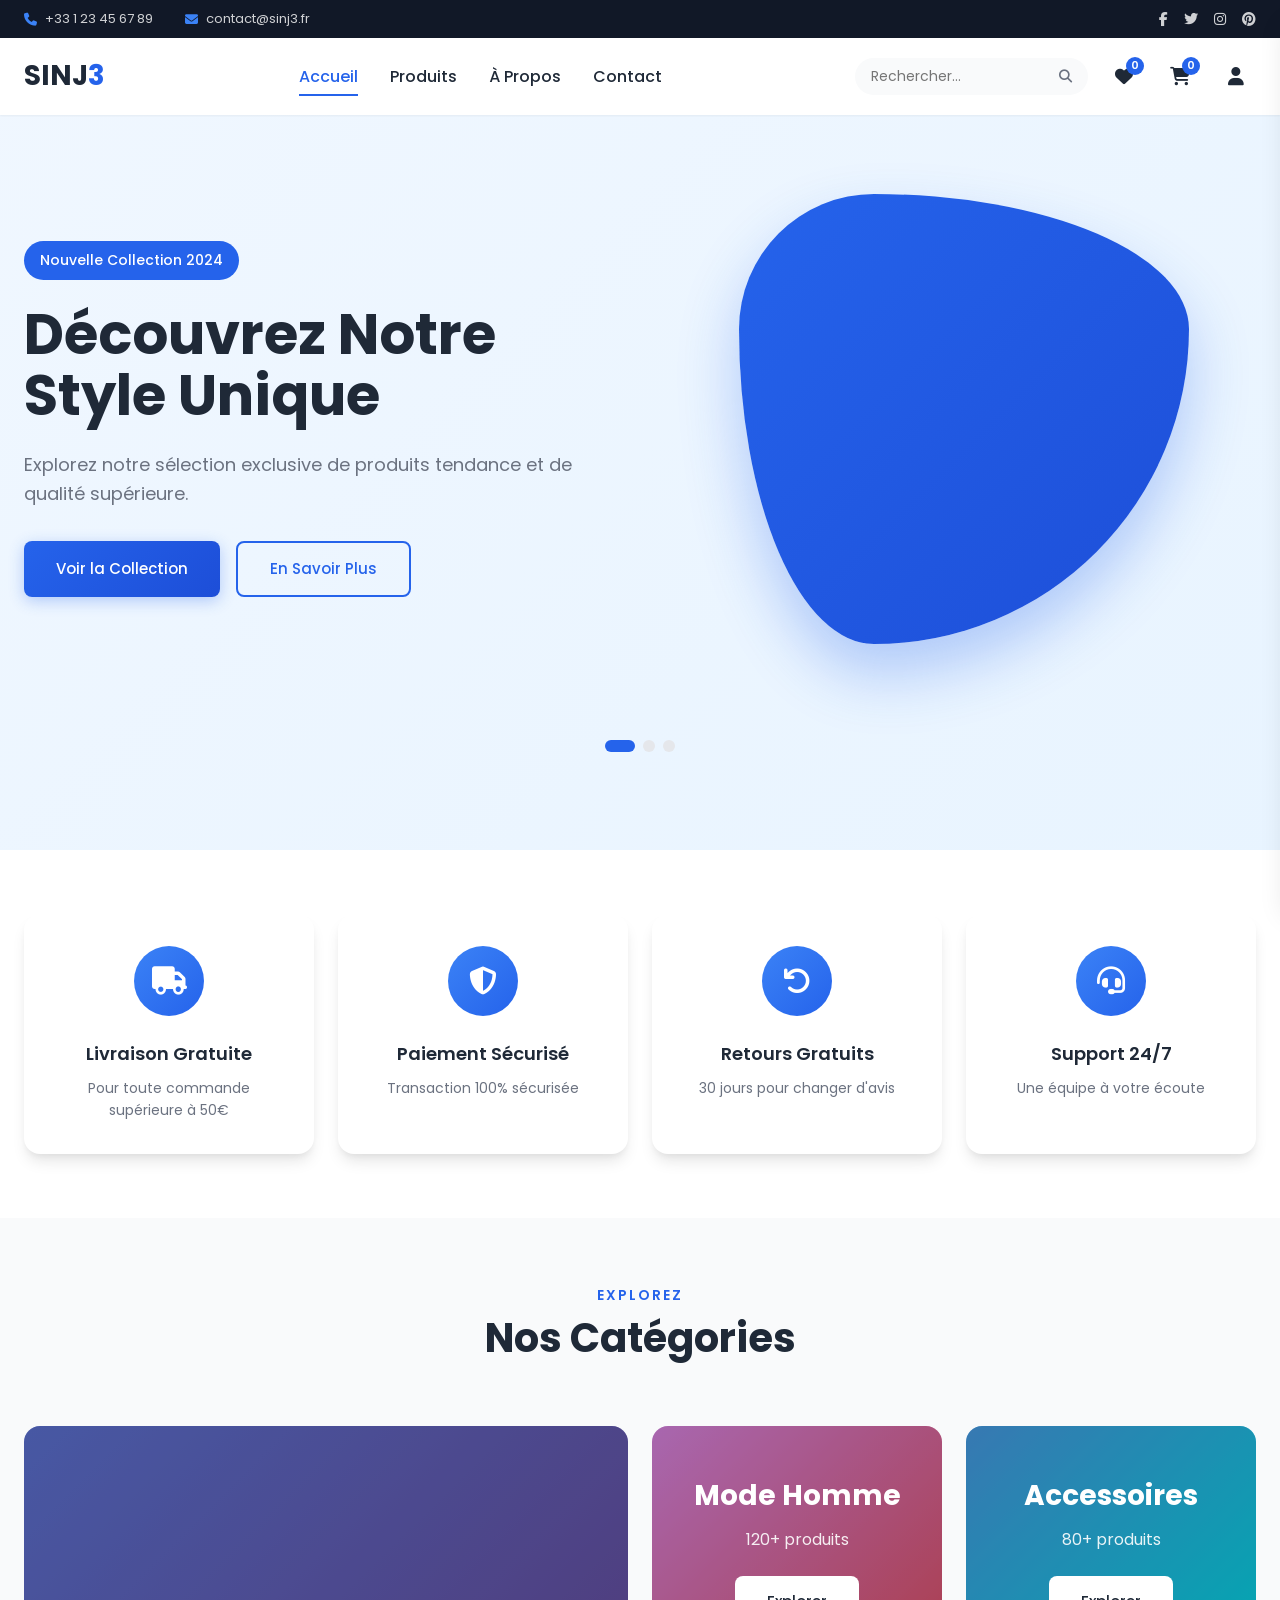
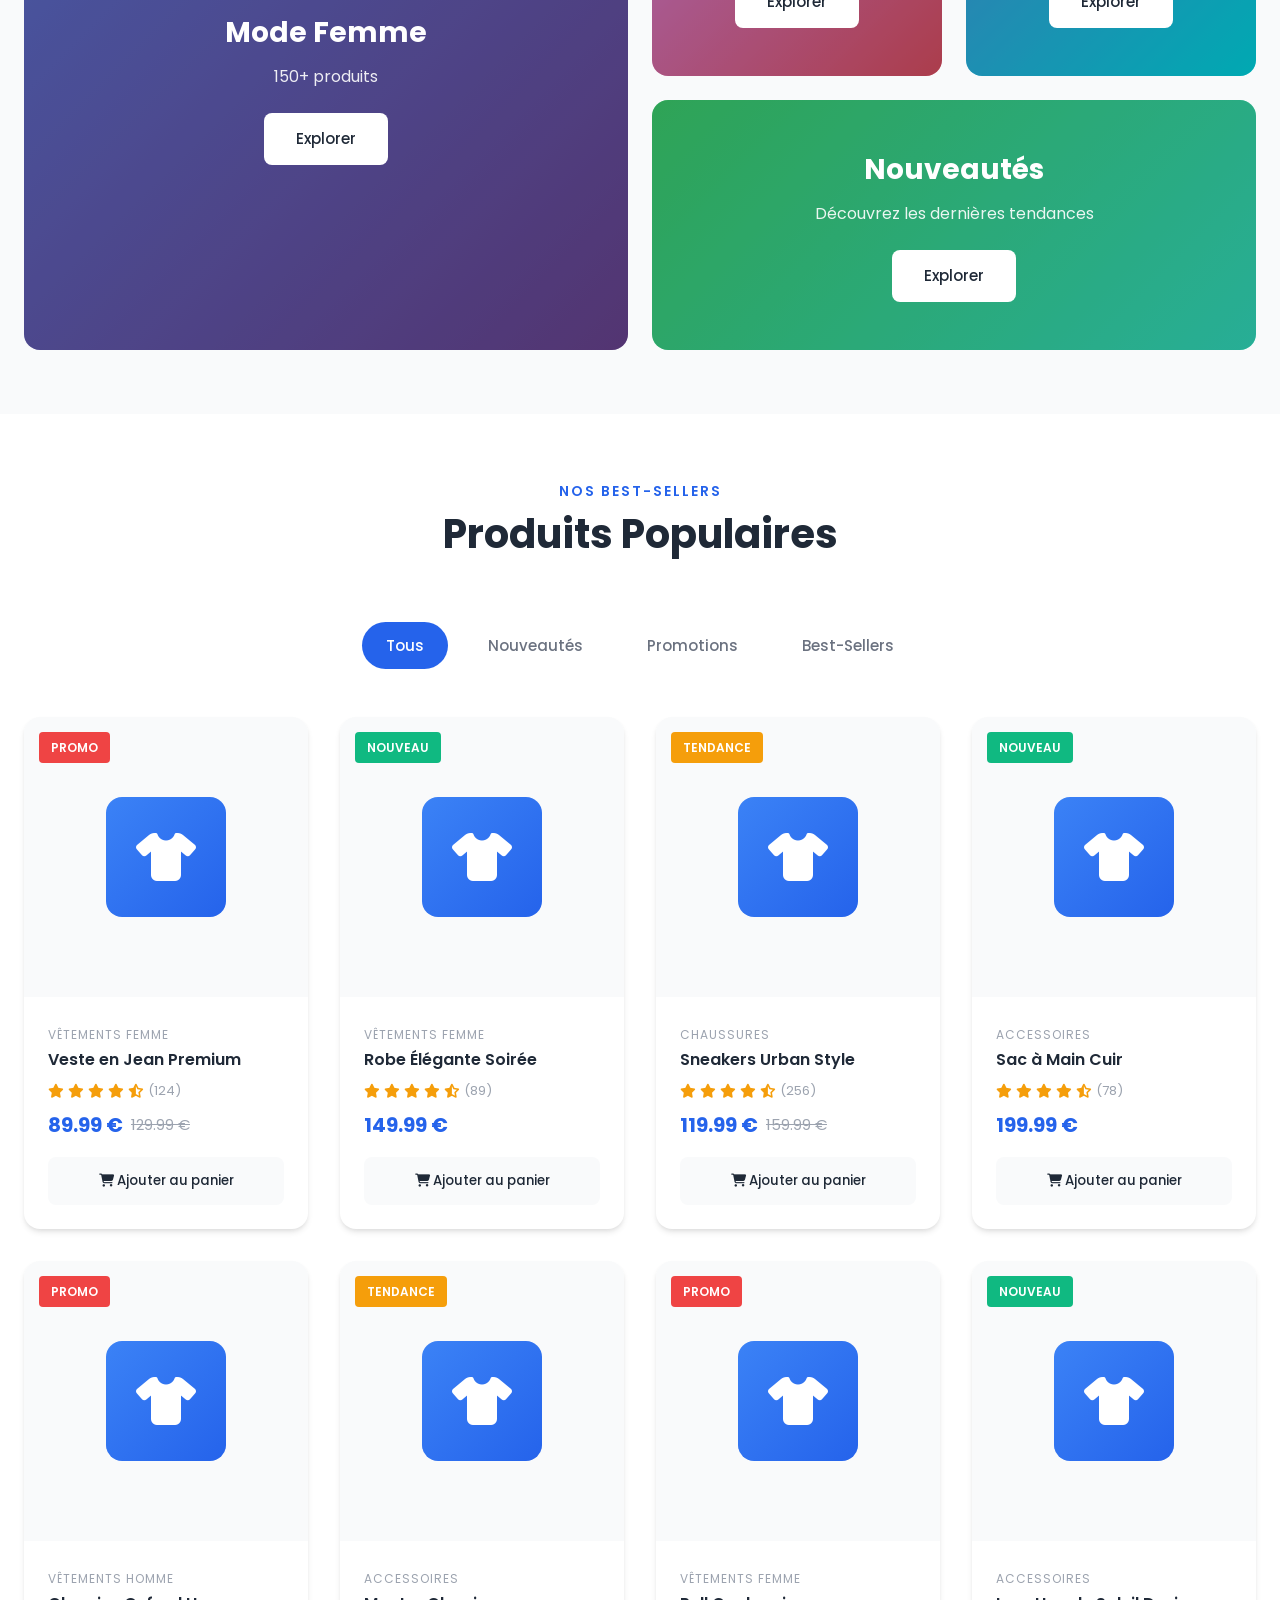
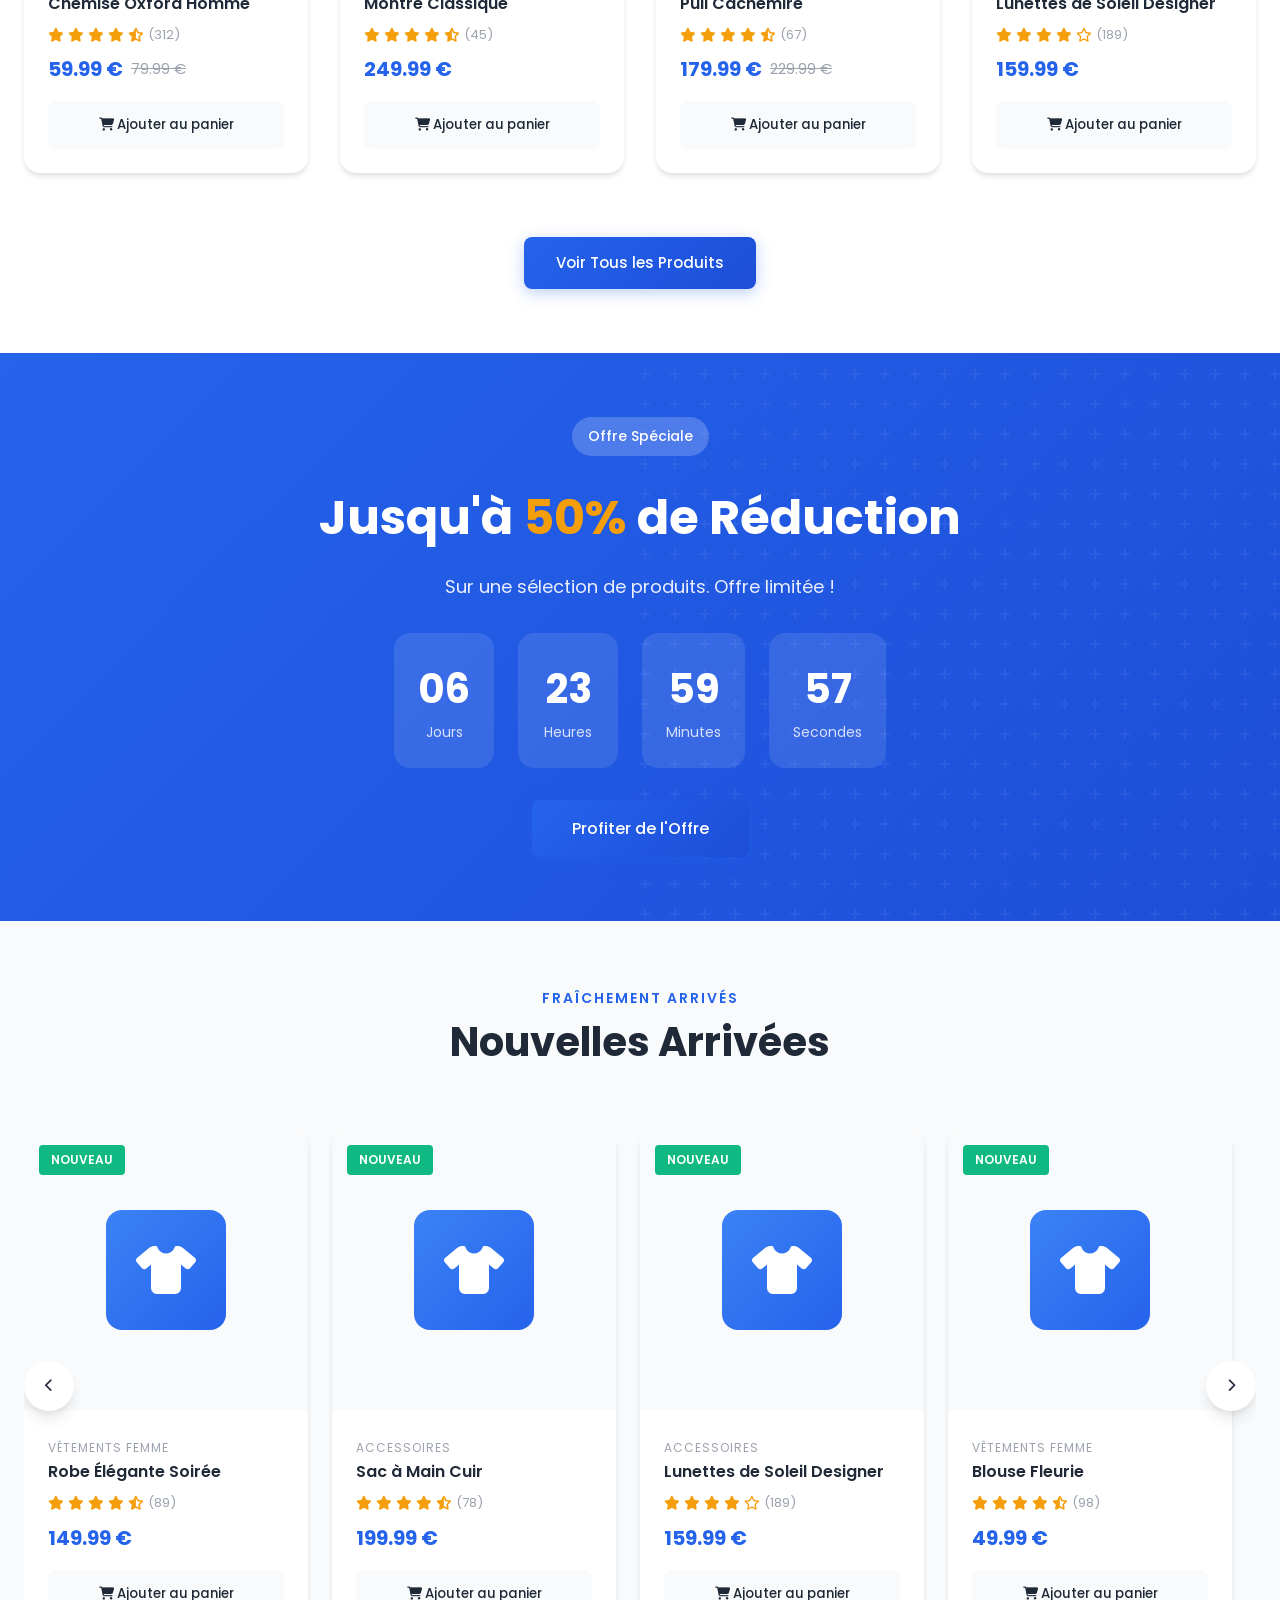
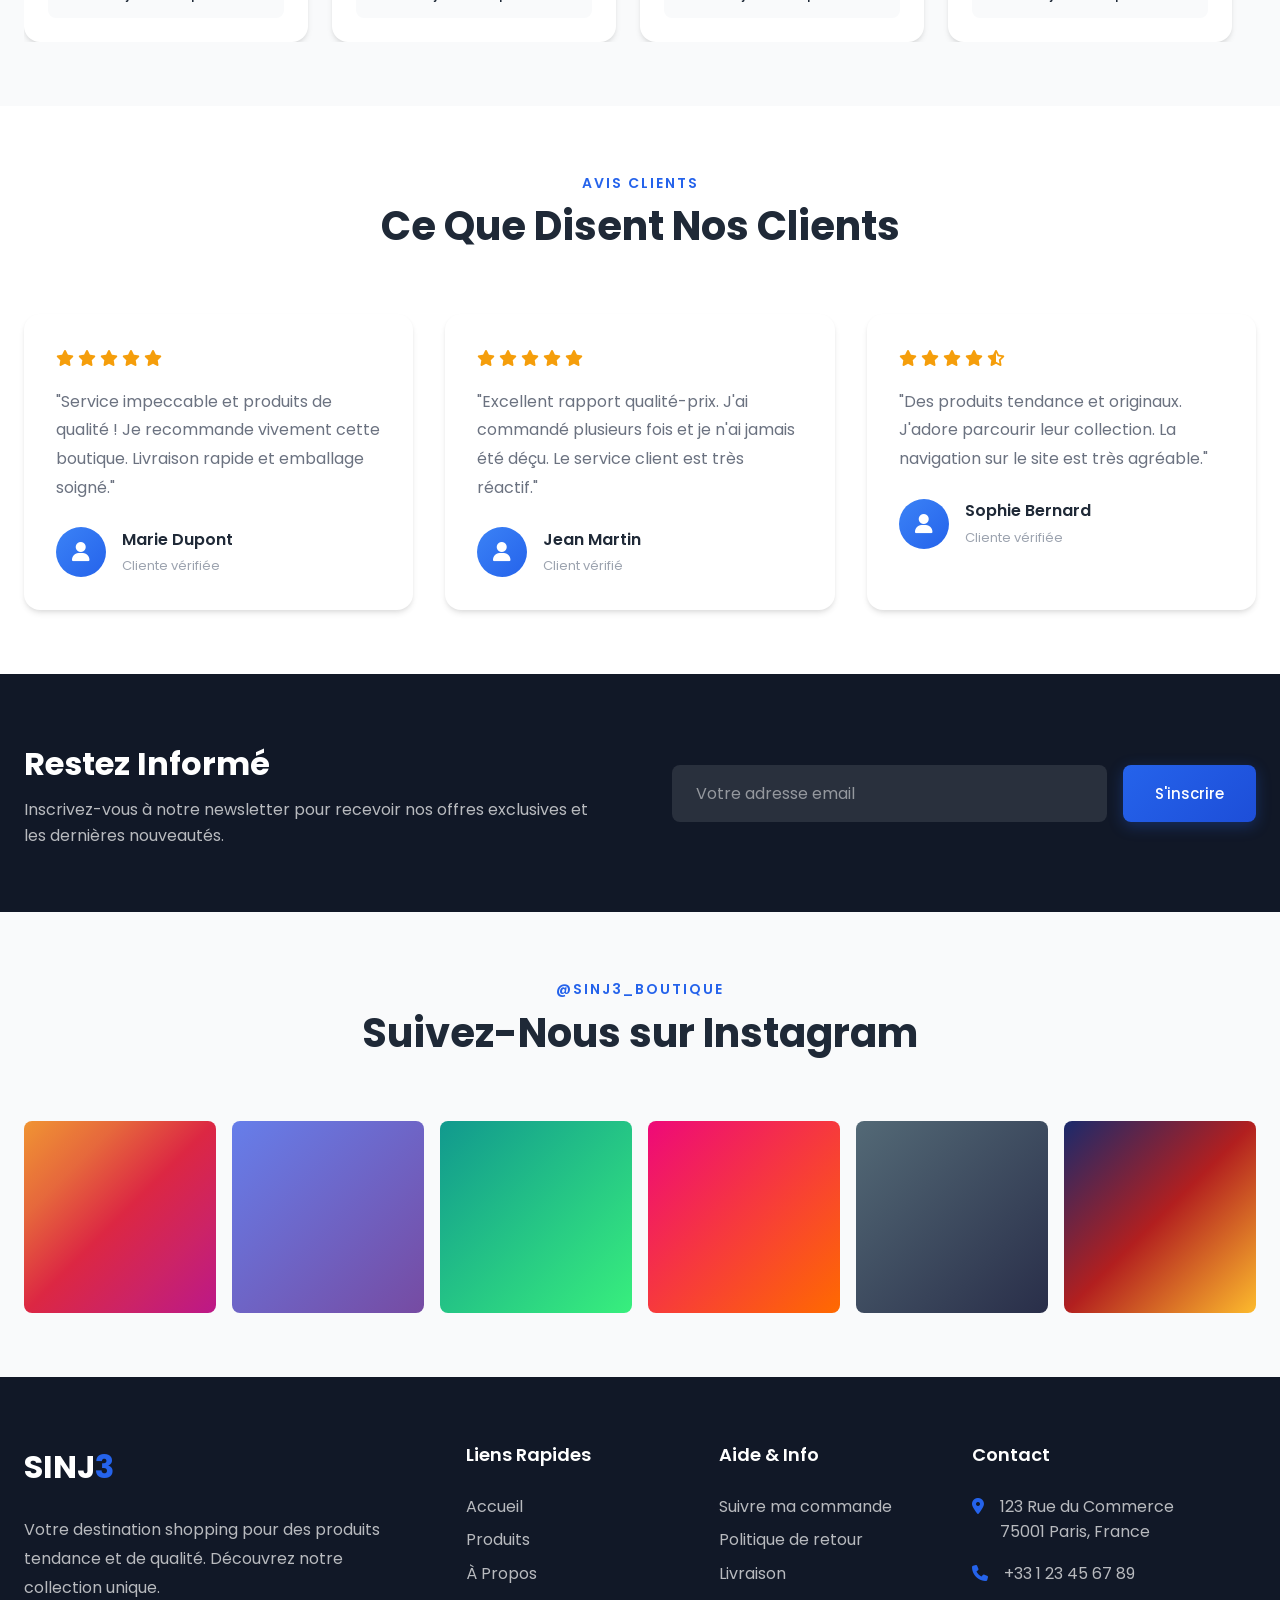
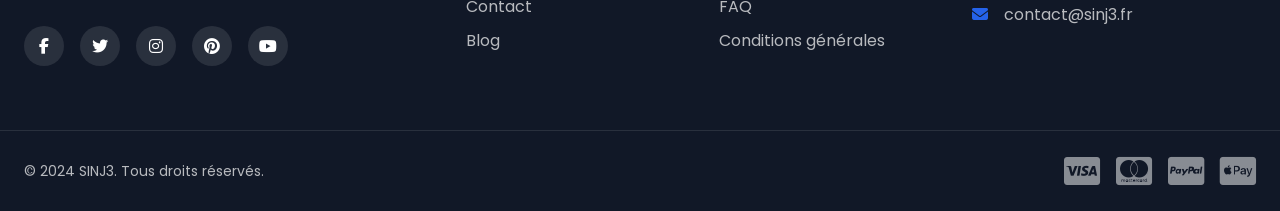
<file: index.html>
<!DOCTYPE html>
<html lang="fr">
<head>
    <meta charset="UTF-8">
    <meta name="viewport" content="width=device-width, initial-scale=1.0">
    <title>SINJ3 - Boutique en Ligne</title>
    <link rel="stylesheet" href="css/style.css">
    <link rel="stylesheet" href="https://cdnjs.cloudflare.com/ajax/libs/font-awesome/6.4.0/css/all.min.css">
    <link href="https://fonts.googleapis.com/css2?family=Poppins:wght@300;400;500;600;700&display=swap" rel="stylesheet">
</head>
<body>
    <!-- Header -->
    <header class="header">
        <div class="top-bar">
            <div class="container">
                <div class="top-bar-content">
                    <div class="contact-info">
                        <span><i class="fas fa-phone"></i> +33 1 23 45 67 89</span>
                        <span><i class="fas fa-envelope"></i> contact@sinj3.fr</span>
                    </div>
                    <div class="social-links">
                        <a href="#"><i class="fab fa-facebook-f"></i></a>
                        <a href="#"><i class="fab fa-twitter"></i></a>
                        <a href="#"><i class="fab fa-instagram"></i></a>
                        <a href="#"><i class="fab fa-pinterest"></i></a>
                    </div>
                </div>
            </div>
        </div>
        <nav class="navbar">
            <div class="container">
                <div class="nav-content">
                    <a href="index.html" class="logo">
                        <span class="logo-text">SINJ<span class="logo-accent">3</span></span>
                    </a>
                    <ul class="nav-links">
                        <li><a href="index.html" class="active">Accueil</a></li>
                        <li><a href="products.html">Produits</a></li>
                        <li><a href="about.html">À Propos</a></li>
                        <li><a href="contact.html">Contact</a></li>
                    </ul>
                    <div class="nav-actions">
                        <div class="search-box">
                            <input type="text" placeholder="Rechercher..." id="search-input">
                            <button type="button"><i class="fas fa-search"></i></button>
                        </div>
                        <a href="#" class="nav-icon" id="wishlist-btn">
                            <i class="fas fa-heart"></i>
                            <span class="badge">0</span>
                        </a>
                        <a href="cart.html" class="nav-icon" id="cart-btn">
                            <i class="fas fa-shopping-cart"></i>
                            <span class="badge" id="cart-count">0</span>
                        </a>
                        <a href="#" class="nav-icon" id="user-btn">
                            <i class="fas fa-user"></i>
                        </a>
                    </div>
                    <button class="mobile-menu-btn" id="mobile-menu-btn">
                        <i class="fas fa-bars"></i>
                    </button>
                </div>
            </div>
        </nav>
    </header>

    <!-- Hero Section -->
    <section class="hero">
        <div class="hero-slider">
            <div class="hero-slide active">
                <div class="hero-content">
                    <span class="hero-subtitle">Nouvelle Collection 2024</span>
                    <h1 class="hero-title">Découvrez Notre<br>Style Unique</h1>
                    <p class="hero-description">Explorez notre sélection exclusive de produits tendance et de qualité supérieure.</p>
                    <div class="hero-buttons">
                        <a href="products.html" class="btn btn-primary">Voir la Collection</a>
                        <a href="#featured" class="btn btn-outline">En Savoir Plus</a>
                    </div>
                </div>
                <div class="hero-image">
                    <div class="hero-shape"></div>
                </div>
            </div>
        </div>
        <div class="hero-indicators">
            <span class="indicator active"></span>
            <span class="indicator"></span>
            <span class="indicator"></span>
        </div>
    </section>

    <!-- Features Section -->
    <section class="features">
        <div class="container">
            <div class="features-grid">
                <div class="feature-card">
                    <div class="feature-icon">
                        <i class="fas fa-truck"></i>
                    </div>
                    <h3>Livraison Gratuite</h3>
                    <p>Pour toute commande supérieure à 50€</p>
                </div>
                <div class="feature-card">
                    <div class="feature-icon">
                        <i class="fas fa-shield-alt"></i>
                    </div>
                    <h3>Paiement Sécurisé</h3>
                    <p>Transaction 100% sécurisée</p>
                </div>
                <div class="feature-card">
                    <div class="feature-icon">
                        <i class="fas fa-undo"></i>
                    </div>
                    <h3>Retours Gratuits</h3>
                    <p>30 jours pour changer d'avis</p>
                </div>
                <div class="feature-card">
                    <div class="feature-icon">
                        <i class="fas fa-headset"></i>
                    </div>
                    <h3>Support 24/7</h3>
                    <p>Une équipe à votre écoute</p>
                </div>
            </div>
        </div>
    </section>

    <!-- Categories Section -->
    <section class="categories">
        <div class="container">
            <div class="section-header">
                <span class="section-subtitle">Explorez</span>
                <h2 class="section-title">Nos Catégories</h2>
            </div>
            <div class="categories-grid">
                <div class="category-card category-large">
                    <div class="category-overlay">
                        <div class="category-content">
                            <h3>Mode Femme</h3>
                            <p>150+ produits</p>
                            <a href="products.html?category=femme" class="btn btn-white">Explorer</a>
                        </div>
                    </div>
                </div>
                <div class="category-card">
                    <div class="category-overlay">
                        <div class="category-content">
                            <h3>Mode Homme</h3>
                            <p>120+ produits</p>
                            <a href="products.html?category=homme" class="btn btn-white">Explorer</a>
                        </div>
                    </div>
                </div>
                <div class="category-card">
                    <div class="category-overlay">
                        <div class="category-content">
                            <h3>Accessoires</h3>
                            <p>80+ produits</p>
                            <a href="products.html?category=accessoires" class="btn btn-white">Explorer</a>
                        </div>
                    </div>
                </div>
                <div class="category-card category-wide">
                    <div class="category-overlay">
                        <div class="category-content">
                            <h3>Nouveautés</h3>
                            <p>Découvrez les dernières tendances</p>
                            <a href="products.html?category=nouveautes" class="btn btn-white">Explorer</a>
                        </div>
                    </div>
                </div>
            </div>
        </div>
    </section>

    <!-- Featured Products -->
    <section class="featured-products" id="featured">
        <div class="container">
            <div class="section-header">
                <span class="section-subtitle">Nos Best-Sellers</span>
                <h2 class="section-title">Produits Populaires</h2>
            </div>
            <div class="products-tabs">
                <button class="tab-btn active" data-tab="all">Tous</button>
                <button class="tab-btn" data-tab="nouveautes">Nouveautés</button>
                <button class="tab-btn" data-tab="promos">Promotions</button>
                <button class="tab-btn" data-tab="bestsellers">Best-Sellers</button>
            </div>
            <div class="products-grid" id="featured-products">
                <!-- Products will be loaded dynamically -->
            </div>
            <div class="section-footer">
                <a href="products.html" class="btn btn-primary">Voir Tous les Produits</a>
            </div>
        </div>
    </section>

    <!-- Banner Section -->
    <section class="promo-banner">
        <div class="container">
            <div class="banner-content">
                <div class="banner-text">
                    <span class="banner-label">Offre Spéciale</span>
                    <h2>Jusqu'à <span class="highlight">50%</span> de Réduction</h2>
                    <p>Sur une sélection de produits. Offre limitée !</p>
                    <div class="countdown" id="countdown">
                        <div class="countdown-item">
                            <span class="count-value" id="days">00</span>
                            <span class="count-label">Jours</span>
                        </div>
                        <div class="countdown-item">
                            <span class="count-value" id="hours">00</span>
                            <span class="count-label">Heures</span>
                        </div>
                        <div class="countdown-item">
                            <span class="count-value" id="minutes">00</span>
                            <span class="count-label">Minutes</span>
                        </div>
                        <div class="countdown-item">
                            <span class="count-value" id="seconds">00</span>
                            <span class="count-label">Secondes</span>
                        </div>
                    </div>
                    <a href="products.html?promo=true" class="btn btn-primary btn-lg">Profiter de l'Offre</a>
                </div>
            </div>
        </div>
    </section>

    <!-- New Arrivals -->
    <section class="new-arrivals">
        <div class="container">
            <div class="section-header">
                <span class="section-subtitle">Fraîchement Arrivés</span>
                <h2 class="section-title">Nouvelles Arrivées</h2>
            </div>
            <div class="arrivals-slider">
                <div class="arrivals-track" id="arrivals-track">
                    <!-- Products will be loaded dynamically -->
                </div>
                <button class="slider-btn prev" id="arrivals-prev"><i class="fas fa-chevron-left"></i></button>
                <button class="slider-btn next" id="arrivals-next"><i class="fas fa-chevron-right"></i></button>
            </div>
        </div>
    </section>

    <!-- Testimonials -->
    <section class="testimonials">
        <div class="container">
            <div class="section-header">
                <span class="section-subtitle">Avis Clients</span>
                <h2 class="section-title">Ce Que Disent Nos Clients</h2>
            </div>
            <div class="testimonials-grid">
                <div class="testimonial-card">
                    <div class="testimonial-rating">
                        <i class="fas fa-star"></i>
                        <i class="fas fa-star"></i>
                        <i class="fas fa-star"></i>
                        <i class="fas fa-star"></i>
                        <i class="fas fa-star"></i>
                    </div>
                    <p class="testimonial-text">"Service impeccable et produits de qualité ! Je recommande vivement cette boutique. Livraison rapide et emballage soigné."</p>
                    <div class="testimonial-author">
                        <div class="author-avatar">
                            <i class="fas fa-user"></i>
                        </div>
                        <div class="author-info">
                            <h4>Marie Dupont</h4>
                            <span>Cliente vérifiée</span>
                        </div>
                    </div>
                </div>
                <div class="testimonial-card">
                    <div class="testimonial-rating">
                        <i class="fas fa-star"></i>
                        <i class="fas fa-star"></i>
                        <i class="fas fa-star"></i>
                        <i class="fas fa-star"></i>
                        <i class="fas fa-star"></i>
                    </div>
                    <p class="testimonial-text">"Excellent rapport qualité-prix. J'ai commandé plusieurs fois et je n'ai jamais été déçu. Le service client est très réactif."</p>
                    <div class="testimonial-author">
                        <div class="author-avatar">
                            <i class="fas fa-user"></i>
                        </div>
                        <div class="author-info">
                            <h4>Jean Martin</h4>
                            <span>Client vérifié</span>
                        </div>
                    </div>
                </div>
                <div class="testimonial-card">
                    <div class="testimonial-rating">
                        <i class="fas fa-star"></i>
                        <i class="fas fa-star"></i>
                        <i class="fas fa-star"></i>
                        <i class="fas fa-star"></i>
                        <i class="fas fa-star-half-alt"></i>
                    </div>
                    <p class="testimonial-text">"Des produits tendance et originaux. J'adore parcourir leur collection. La navigation sur le site est très agréable."</p>
                    <div class="testimonial-author">
                        <div class="author-avatar">
                            <i class="fas fa-user"></i>
                        </div>
                        <div class="author-info">
                            <h4>Sophie Bernard</h4>
                            <span>Cliente vérifiée</span>
                        </div>
                    </div>
                </div>
            </div>
        </div>
    </section>

    <!-- Newsletter -->
    <section class="newsletter">
        <div class="container">
            <div class="newsletter-content">
                <div class="newsletter-text">
                    <h2>Restez Informé</h2>
                    <p>Inscrivez-vous à notre newsletter pour recevoir nos offres exclusives et les dernières nouveautés.</p>
                </div>
                <form class="newsletter-form" id="newsletter-form">
                    <input type="email" placeholder="Votre adresse email" required>
                    <button type="submit" class="btn btn-primary">S'inscrire</button>
                </form>
            </div>
        </div>
    </section>

    <!-- Instagram Feed -->
    <section class="instagram-feed">
        <div class="container">
            <div class="section-header">
                <span class="section-subtitle">@sinj3_boutique</span>
                <h2 class="section-title">Suivez-Nous sur Instagram</h2>
            </div>
            <div class="instagram-grid">
                <div class="instagram-item">
                    <div class="instagram-overlay">
                        <i class="fab fa-instagram"></i>
                    </div>
                </div>
                <div class="instagram-item">
                    <div class="instagram-overlay">
                        <i class="fab fa-instagram"></i>
                    </div>
                </div>
                <div class="instagram-item">
                    <div class="instagram-overlay">
                        <i class="fab fa-instagram"></i>
                    </div>
                </div>
                <div class="instagram-item">
                    <div class="instagram-overlay">
                        <i class="fab fa-instagram"></i>
                    </div>
                </div>
                <div class="instagram-item">
                    <div class="instagram-overlay">
                        <i class="fab fa-instagram"></i>
                    </div>
                </div>
                <div class="instagram-item">
                    <div class="instagram-overlay">
                        <i class="fab fa-instagram"></i>
                    </div>
                </div>
            </div>
        </div>
    </section>

    <!-- Footer -->
    <footer class="footer">
        <div class="footer-top">
            <div class="container">
                <div class="footer-grid">
                    <div class="footer-col">
                        <a href="index.html" class="footer-logo">
                            <span class="logo-text">SINJ<span class="logo-accent">3</span></span>
                        </a>
                        <p class="footer-description">Votre destination shopping pour des produits tendance et de qualité. Découvrez notre collection unique.</p>
                        <div class="footer-social">
                            <a href="#"><i class="fab fa-facebook-f"></i></a>
                            <a href="#"><i class="fab fa-twitter"></i></a>
                            <a href="#"><i class="fab fa-instagram"></i></a>
                            <a href="#"><i class="fab fa-pinterest"></i></a>
                            <a href="#"><i class="fab fa-youtube"></i></a>
                        </div>
                    </div>
                    <div class="footer-col">
                        <h3>Liens Rapides</h3>
                        <ul class="footer-links">
                            <li><a href="index.html">Accueil</a></li>
                            <li><a href="products.html">Produits</a></li>
                            <li><a href="about.html">À Propos</a></li>
                            <li><a href="contact.html">Contact</a></li>
                            <li><a href="#">Blog</a></li>
                        </ul>
                    </div>
                    <div class="footer-col">
                        <h3>Aide & Info</h3>
                        <ul class="footer-links">
                            <li><a href="#">Suivre ma commande</a></li>
                            <li><a href="#">Politique de retour</a></li>
                            <li><a href="#">Livraison</a></li>
                            <li><a href="#">FAQ</a></li>
                            <li><a href="#">Conditions générales</a></li>
                        </ul>
                    </div>
                    <div class="footer-col">
                        <h3>Contact</h3>
                        <ul class="footer-contact">
                            <li>
                                <i class="fas fa-map-marker-alt"></i>
                                <span>123 Rue du Commerce<br>75001 Paris, France</span>
                            </li>
                            <li>
                                <i class="fas fa-phone"></i>
                                <span>+33 1 23 45 67 89</span>
                            </li>
                            <li>
                                <i class="fas fa-envelope"></i>
                                <span>contact@sinj3.fr</span>
                            </li>
                        </ul>
                    </div>
                </div>
            </div>
        </div>
        <div class="footer-bottom">
            <div class="container">
                <div class="footer-bottom-content">
                    <p>&copy; 2024 SINJ3. Tous droits réservés.</p>
                    <div class="payment-methods">
                        <i class="fab fa-cc-visa"></i>
                        <i class="fab fa-cc-mastercard"></i>
                        <i class="fab fa-cc-paypal"></i>
                        <i class="fab fa-cc-apple-pay"></i>
                    </div>
                </div>
            </div>
        </div>
    </footer>

    <!-- Quick View Modal -->
    <div class="modal" id="quick-view-modal">
        <div class="modal-content">
            <button class="modal-close" id="modal-close">&times;</button>
            <div class="modal-body" id="modal-body">
                <!-- Quick view content will be loaded dynamically -->
            </div>
        </div>
    </div>

    <!-- Cart Sidebar -->
    <div class="cart-sidebar" id="cart-sidebar">
        <div class="cart-header">
            <h3>Mon Panier</h3>
            <button class="cart-close" id="cart-close">&times;</button>
        </div>
        <div class="cart-items" id="cart-items">
            <!-- Cart items will be loaded dynamically -->
        </div>
        <div class="cart-footer">
            <div class="cart-total">
                <span>Total:</span>
                <span id="cart-total">0.00 €</span>
            </div>
            <a href="cart.html" class="btn btn-primary btn-block">Voir le Panier</a>
            <a href="checkout.html" class="btn btn-outline btn-block">Commander</a>
        </div>
    </div>
    <div class="cart-overlay" id="cart-overlay"></div>

    <!-- Back to Top -->
    <button class="back-to-top" id="back-to-top">
        <i class="fas fa-arrow-up"></i>
    </button>

    <script src="js/data.js"></script>
    <script src="js/main.js"></script>
</body>
</html>
</file>
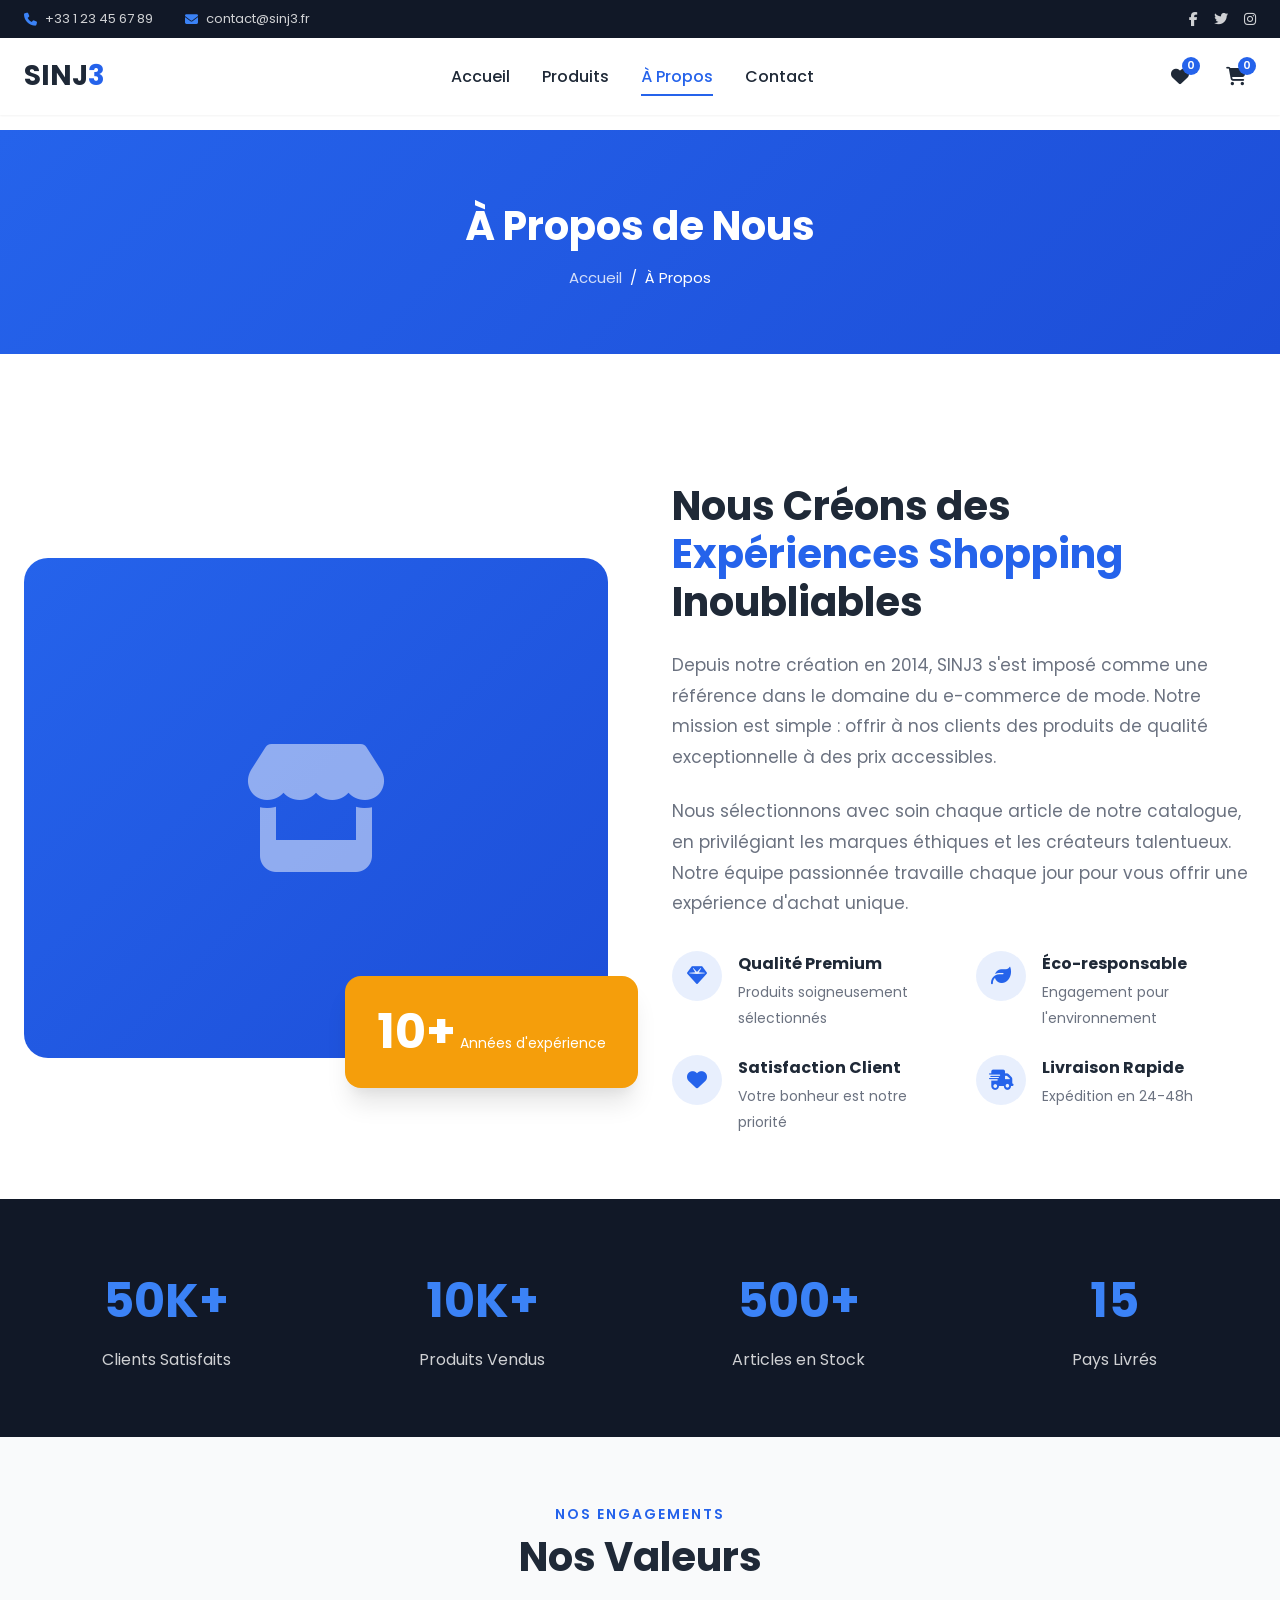
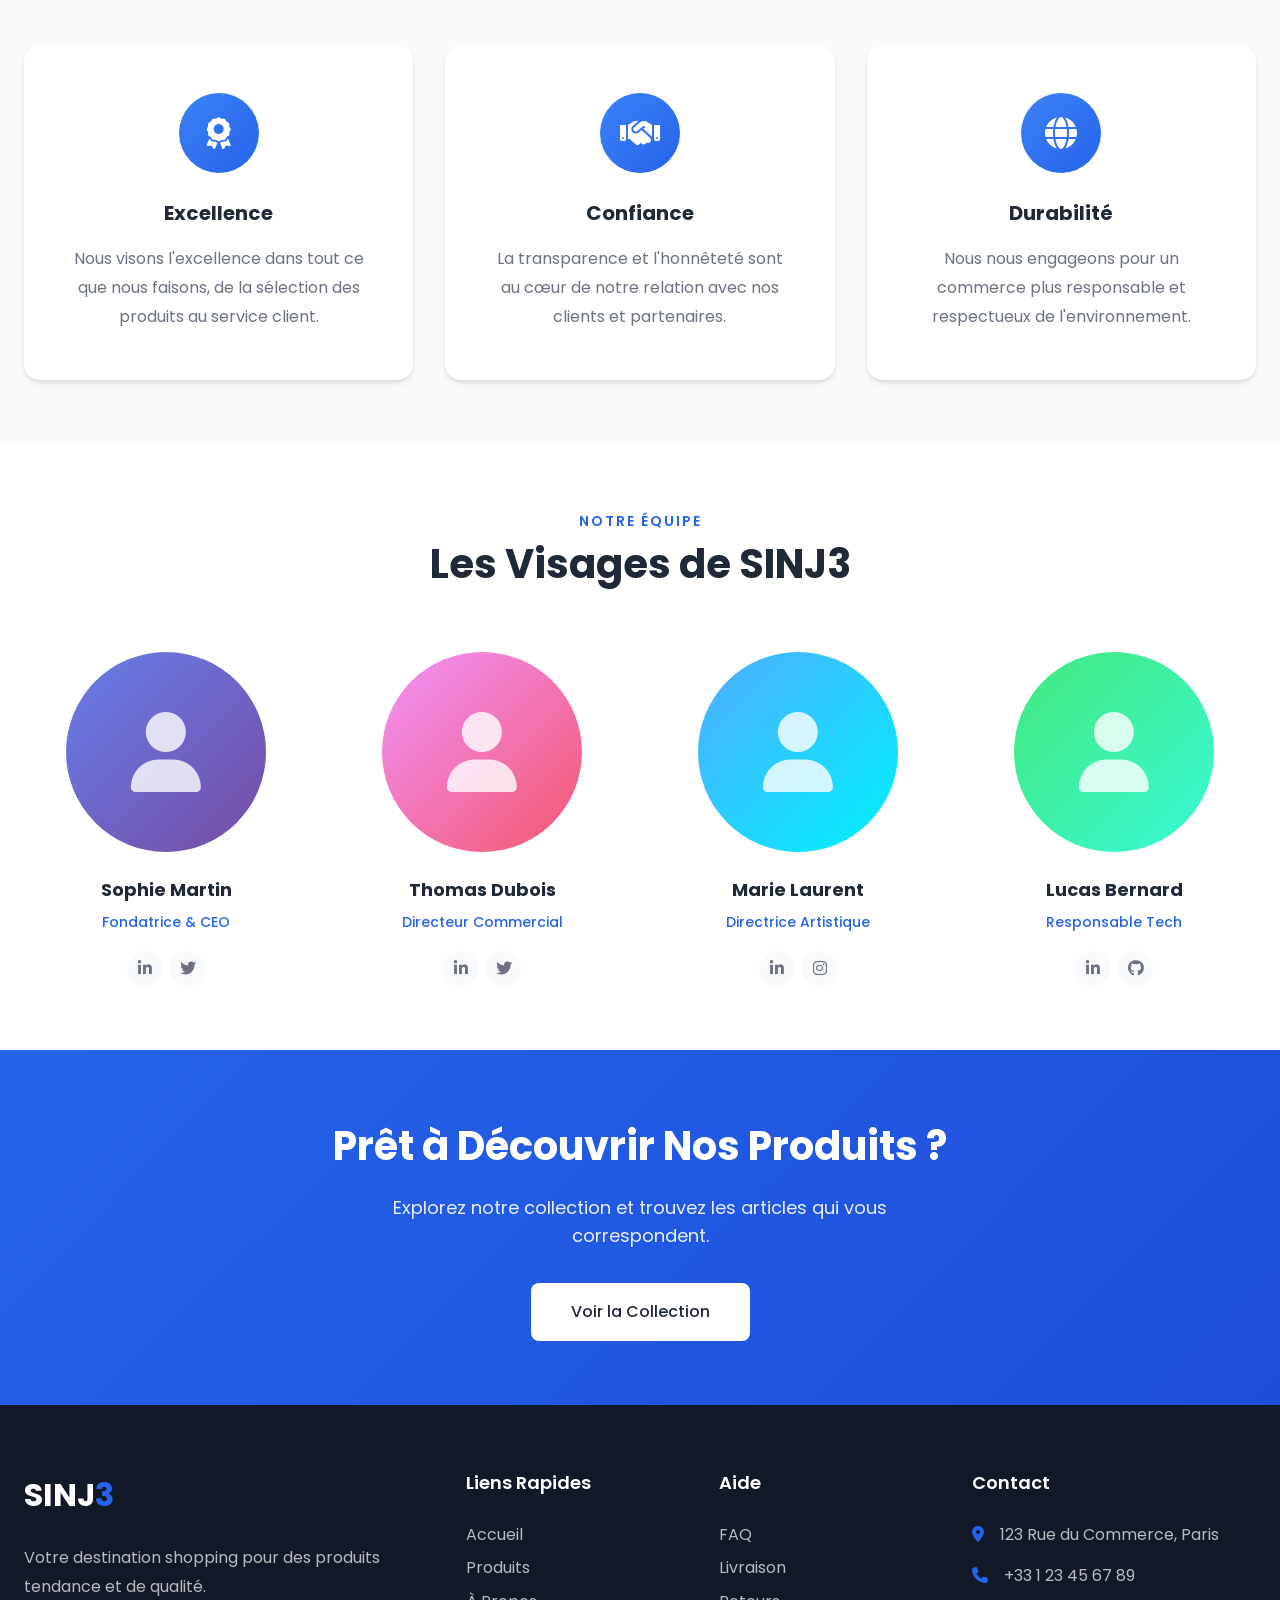
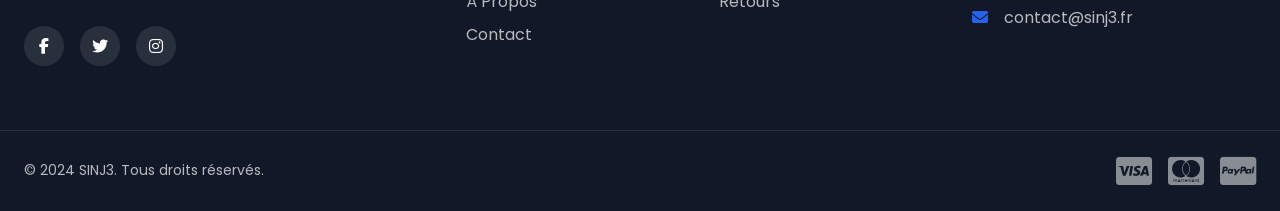
<file: about.html>
<!DOCTYPE html>
<html lang="fr">
<head>
    <meta charset="UTF-8">
    <meta name="viewport" content="width=device-width, initial-scale=1.0">
    <title>À Propos - SINJ3</title>
    <link rel="stylesheet" href="css/style.css">
    <link rel="stylesheet" href="https://cdnjs.cloudflare.com/ajax/libs/font-awesome/6.4.0/css/all.min.css">
    <link href="https://fonts.googleapis.com/css2?family=Poppins:wght@300;400;500;600;700&display=swap" rel="stylesheet">
    <style>
        .about-page {
            padding-top: 130px;
        }
        
        .page-header {
            background: linear-gradient(135deg, var(--primary-color), var(--primary-dark));
            padding: var(--spacing-3xl) 0;
            text-align: center;
            color: white;
            margin-bottom: var(--spacing-3xl);
        }
        
        .page-header h1 {
            font-size: 2.5rem;
            margin-bottom: var(--spacing-sm);
        }
        
        .breadcrumb {
            display: flex;
            justify-content: center;
            gap: var(--spacing-sm);
            font-size: 0.9375rem;
        }
        
        .breadcrumb a {
            color: rgba(255, 255, 255, 0.8);
        }
        
        /* About Section */
        .about-intro {
            padding: var(--spacing-3xl) 0;
        }
        
        .about-intro-content {
            display: grid;
            grid-template-columns: 1fr 1fr;
            gap: var(--spacing-3xl);
            align-items: center;
        }
        
        .about-image {
            position: relative;
        }
        
        .about-image-main {
            width: 100%;
            height: 500px;
            background: linear-gradient(135deg, var(--primary-color), var(--primary-dark));
            border-radius: var(--radius-xl);
            display: flex;
            align-items: center;
            justify-content: center;
        }
        
        .about-image-main i {
            font-size: 8rem;
            color: white;
            opacity: 0.5;
        }
        
        .about-experience {
            position: absolute;
            bottom: -30px;
            right: -30px;
            background: var(--secondary-color);
            color: white;
            padding: var(--spacing-xl);
            border-radius: var(--radius-lg);
            text-align: center;
            box-shadow: var(--shadow-xl);
        }
        
        .experience-number {
            font-size: 3rem;
            font-weight: 700;
            line-height: 1;
        }
        
        .experience-text {
            font-size: 0.875rem;
        }
        
        .about-text h2 {
            font-size: 2.5rem;
            margin-bottom: var(--spacing-lg);
            line-height: 1.2;
        }
        
        .about-text h2 span {
            color: var(--primary-color);
        }
        
        .about-text p {
            color: var(--text-secondary);
            font-size: 1.0625rem;
            line-height: 1.8;
            margin-bottom: var(--spacing-lg);
        }
        
        .about-features {
            display: grid;
            grid-template-columns: repeat(2, 1fr);
            gap: var(--spacing-lg);
            margin-top: var(--spacing-xl);
        }
        
        .about-feature {
            display: flex;
            align-items: flex-start;
            gap: var(--spacing-md);
        }
        
        .about-feature-icon {
            width: 50px;
            height: 50px;
            background: rgba(37, 99, 235, 0.1);
            border-radius: var(--radius-full);
            display: flex;
            align-items: center;
            justify-content: center;
            flex-shrink: 0;
        }
        
        .about-feature-icon i {
            color: var(--primary-color);
            font-size: 1.25rem;
        }
        
        .about-feature h4 {
            font-size: 1rem;
            margin-bottom: var(--spacing-xs);
        }
        
        .about-feature p {
            font-size: 0.875rem;
            color: var(--text-secondary);
            margin: 0;
        }
        
        /* Stats Section */
        .stats-section {
            background: var(--bg-dark);
            padding: var(--spacing-3xl) 0;
        }
        
        .stats-grid {
            display: grid;
            grid-template-columns: repeat(4, 1fr);
            gap: var(--spacing-xl);
        }
        
        .stat-item {
            text-align: center;
            color: white;
        }
        
        .stat-number {
            font-size: 3rem;
            font-weight: 700;
            color: var(--primary-light);
            margin-bottom: var(--spacing-sm);
        }
        
        .stat-label {
            font-size: 1rem;
            opacity: 0.8;
        }
        
        /* Values Section */
        .values-section {
            padding: var(--spacing-3xl) 0;
            background: var(--bg-secondary);
        }
        
        .values-grid {
            display: grid;
            grid-template-columns: repeat(3, 1fr);
            gap: var(--spacing-xl);
        }
        
        .value-card {
            background: var(--bg-primary);
            padding: var(--spacing-2xl);
            border-radius: var(--radius-lg);
            text-align: center;
            box-shadow: var(--shadow-md);
            transition: var(--transition-normal);
        }
        
        .value-card:hover {
            transform: translateY(-10px);
            box-shadow: var(--shadow-xl);
        }
        
        .value-icon {
            width: 80px;
            height: 80px;
            background: linear-gradient(135deg, var(--primary-light), var(--primary-color));
            border-radius: var(--radius-full);
            display: flex;
            align-items: center;
            justify-content: center;
            margin: 0 auto var(--spacing-lg);
        }
        
        .value-icon i {
            font-size: 2rem;
            color: white;
        }
        
        .value-card h3 {
            font-size: 1.25rem;
            margin-bottom: var(--spacing-md);
        }
        
        .value-card p {
            color: var(--text-secondary);
            line-height: 1.8;
        }
        
        /* Team Section */
        .team-section {
            padding: var(--spacing-3xl) 0;
        }
        
        .team-grid {
            display: grid;
            grid-template-columns: repeat(4, 1fr);
            gap: var(--spacing-xl);
        }
        
        .team-member {
            text-align: center;
        }
        
        .team-avatar {
            width: 200px;
            height: 200px;
            background: linear-gradient(135deg, #667eea 0%, #764ba2 100%);
            border-radius: var(--radius-full);
            margin: 0 auto var(--spacing-lg);
            display: flex;
            align-items: center;
            justify-content: center;
            transition: var(--transition-normal);
        }
        
        .team-member:nth-child(2) .team-avatar {
            background: linear-gradient(135deg, #f093fb 0%, #f5576c 100%);
        }
        
        .team-member:nth-child(3) .team-avatar {
            background: linear-gradient(135deg, #4facfe 0%, #00f2fe 100%);
        }
        
        .team-member:nth-child(4) .team-avatar {
            background: linear-gradient(135deg, #43e97b 0%, #38f9d7 100%);
        }
        
        .team-avatar i {
            font-size: 5rem;
            color: white;
            opacity: 0.8;
        }
        
        .team-member:hover .team-avatar {
            transform: scale(1.05);
        }
        
        .team-member h3 {
            font-size: 1.125rem;
            margin-bottom: var(--spacing-xs);
        }
        
        .team-member span {
            color: var(--primary-color);
            font-size: 0.875rem;
            font-weight: 500;
        }
        
        .team-social {
            display: flex;
            justify-content: center;
            gap: var(--spacing-sm);
            margin-top: var(--spacing-md);
        }
        
        .team-social a {
            width: 35px;
            height: 35px;
            background: var(--bg-secondary);
            border-radius: var(--radius-full);
            display: flex;
            align-items: center;
            justify-content: center;
            color: var(--text-secondary);
            transition: var(--transition-fast);
        }
        
        .team-social a:hover {
            background: var(--primary-color);
            color: white;
        }
        
        /* CTA Section */
        .cta-section {
            padding: var(--spacing-3xl) 0;
            background: linear-gradient(135deg, var(--primary-color), var(--primary-dark));
            text-align: center;
            color: white;
        }
        
        .cta-section h2 {
            font-size: 2.5rem;
            margin-bottom: var(--spacing-md);
        }
        
        .cta-section p {
            font-size: 1.125rem;
            opacity: 0.9;
            margin-bottom: var(--spacing-xl);
            max-width: 600px;
            margin-left: auto;
            margin-right: auto;
        }
        
        @media (max-width: 992px) {
            .about-intro-content {
                grid-template-columns: 1fr;
            }
            
            .about-experience {
                right: 20px;
            }
            
            .stats-grid {
                grid-template-columns: repeat(2, 1fr);
            }
            
            .values-grid {
                grid-template-columns: 1fr;
            }
            
            .team-grid {
                grid-template-columns: repeat(2, 1fr);
            }
        }
        
        @media (max-width: 576px) {
            .about-features {
                grid-template-columns: 1fr;
            }
            
            .stats-grid {
                grid-template-columns: 1fr;
            }
            
            .team-grid {
                grid-template-columns: 1fr;
            }
            
            .about-image-main {
                height: 300px;
            }
        }
    </style>
</head>
<body>
    <!-- Header -->
    <header class="header">
        <div class="top-bar">
            <div class="container">
                <div class="top-bar-content">
                    <div class="contact-info">
                        <span><i class="fas fa-phone"></i> +33 1 23 45 67 89</span>
                        <span><i class="fas fa-envelope"></i> contact@sinj3.fr</span>
                    </div>
                    <div class="social-links">
                        <a href="#"><i class="fab fa-facebook-f"></i></a>
                        <a href="#"><i class="fab fa-twitter"></i></a>
                        <a href="#"><i class="fab fa-instagram"></i></a>
                    </div>
                </div>
            </div>
        </div>
        <nav class="navbar">
            <div class="container">
                <div class="nav-content">
                    <a href="index.html" class="logo">
                        <span class="logo-text">SINJ<span class="logo-accent">3</span></span>
                    </a>
                    <ul class="nav-links">
                        <li><a href="index.html">Accueil</a></li>
                        <li><a href="products.html">Produits</a></li>
                        <li><a href="about.html" class="active">À Propos</a></li>
                        <li><a href="contact.html">Contact</a></li>
                    </ul>
                    <div class="nav-actions">
                        <a href="#" class="nav-icon" id="wishlist-btn">
                            <i class="fas fa-heart"></i>
                            <span class="badge">0</span>
                        </a>
                        <a href="cart.html" class="nav-icon" id="cart-btn">
                            <i class="fas fa-shopping-cart"></i>
                            <span class="badge" id="cart-count">0</span>
                        </a>
                    </div>
                    <button class="mobile-menu-btn" id="mobile-menu-btn">
                        <i class="fas fa-bars"></i>
                    </button>
                </div>
            </div>
        </nav>
    </header>

    <main class="about-page">
        <!-- Page Header -->
        <div class="page-header">
            <div class="container">
                <h1>À Propos de Nous</h1>
                <nav class="breadcrumb">
                    <a href="index.html">Accueil</a>
                    <span>/</span>
                    <span>À Propos</span>
                </nav>
            </div>
        </div>

        <!-- About Intro -->
        <section class="about-intro">
            <div class="container">
                <div class="about-intro-content">
                    <div class="about-image">
                        <div class="about-image-main">
                            <i class="fas fa-store"></i>
                        </div>
                        <div class="about-experience">
                            <span class="experience-number">10+</span>
                            <span class="experience-text">Années d'expérience</span>
                        </div>
                    </div>
                    <div class="about-text">
                        <h2>Nous Créons des <span>Expériences Shopping</span> Inoubliables</h2>
                        <p>Depuis notre création en 2014, SINJ3 s'est imposé comme une référence dans le domaine du e-commerce de mode. Notre mission est simple : offrir à nos clients des produits de qualité exceptionnelle à des prix accessibles.</p>
                        <p>Nous sélectionnons avec soin chaque article de notre catalogue, en privilégiant les marques éthiques et les créateurs talentueux. Notre équipe passionnée travaille chaque jour pour vous offrir une expérience d'achat unique.</p>
                        <div class="about-features">
                            <div class="about-feature">
                                <div class="about-feature-icon">
                                    <i class="fas fa-gem"></i>
                                </div>
                                <div>
                                    <h4>Qualité Premium</h4>
                                    <p>Produits soigneusement sélectionnés</p>
                                </div>
                            </div>
                            <div class="about-feature">
                                <div class="about-feature-icon">
                                    <i class="fas fa-leaf"></i>
                                </div>
                                <div>
                                    <h4>Éco-responsable</h4>
                                    <p>Engagement pour l'environnement</p>
                                </div>
                            </div>
                            <div class="about-feature">
                                <div class="about-feature-icon">
                                    <i class="fas fa-heart"></i>
                                </div>
                                <div>
                                    <h4>Satisfaction Client</h4>
                                    <p>Votre bonheur est notre priorité</p>
                                </div>
                            </div>
                            <div class="about-feature">
                                <div class="about-feature-icon">
                                    <i class="fas fa-shipping-fast"></i>
                                </div>
                                <div>
                                    <h4>Livraison Rapide</h4>
                                    <p>Expédition en 24-48h</p>
                                </div>
                            </div>
                        </div>
                    </div>
                </div>
            </div>
        </section>

        <!-- Stats Section -->
        <section class="stats-section">
            <div class="container">
                <div class="stats-grid">
                    <div class="stat-item">
                        <div class="stat-number">50K+</div>
                        <div class="stat-label">Clients Satisfaits</div>
                    </div>
                    <div class="stat-item">
                        <div class="stat-number">10K+</div>
                        <div class="stat-label">Produits Vendus</div>
                    </div>
                    <div class="stat-item">
                        <div class="stat-number">500+</div>
                        <div class="stat-label">Articles en Stock</div>
                    </div>
                    <div class="stat-item">
                        <div class="stat-number">15</div>
                        <div class="stat-label">Pays Livrés</div>
                    </div>
                </div>
            </div>
        </section>

        <!-- Values Section -->
        <section class="values-section">
            <div class="container">
                <div class="section-header">
                    <span class="section-subtitle">Nos Engagements</span>
                    <h2 class="section-title">Nos Valeurs</h2>
                </div>
                <div class="values-grid">
                    <div class="value-card">
                        <div class="value-icon">
                            <i class="fas fa-award"></i>
                        </div>
                        <h3>Excellence</h3>
                        <p>Nous visons l'excellence dans tout ce que nous faisons, de la sélection des produits au service client.</p>
                    </div>
                    <div class="value-card">
                        <div class="value-icon">
                            <i class="fas fa-handshake"></i>
                        </div>
                        <h3>Confiance</h3>
                        <p>La transparence et l'honnêteté sont au cœur de notre relation avec nos clients et partenaires.</p>
                    </div>
                    <div class="value-card">
                        <div class="value-icon">
                            <i class="fas fa-globe"></i>
                        </div>
                        <h3>Durabilité</h3>
                        <p>Nous nous engageons pour un commerce plus responsable et respectueux de l'environnement.</p>
                    </div>
                </div>
            </div>
        </section>

        <!-- Team Section -->
        <section class="team-section">
            <div class="container">
                <div class="section-header">
                    <span class="section-subtitle">Notre Équipe</span>
                    <h2 class="section-title">Les Visages de SINJ3</h2>
                </div>
                <div class="team-grid">
                    <div class="team-member">
                        <div class="team-avatar">
                            <i class="fas fa-user"></i>
                        </div>
                        <h3>Sophie Martin</h3>
                        <span>Fondatrice & CEO</span>
                        <div class="team-social">
                            <a href="#"><i class="fab fa-linkedin-in"></i></a>
                            <a href="#"><i class="fab fa-twitter"></i></a>
                        </div>
                    </div>
                    <div class="team-member">
                        <div class="team-avatar">
                            <i class="fas fa-user"></i>
                        </div>
                        <h3>Thomas Dubois</h3>
                        <span>Directeur Commercial</span>
                        <div class="team-social">
                            <a href="#"><i class="fab fa-linkedin-in"></i></a>
                            <a href="#"><i class="fab fa-twitter"></i></a>
                        </div>
                    </div>
                    <div class="team-member">
                        <div class="team-avatar">
                            <i class="fas fa-user"></i>
                        </div>
                        <h3>Marie Laurent</h3>
                        <span>Directrice Artistique</span>
                        <div class="team-social">
                            <a href="#"><i class="fab fa-linkedin-in"></i></a>
                            <a href="#"><i class="fab fa-instagram"></i></a>
                        </div>
                    </div>
                    <div class="team-member">
                        <div class="team-avatar">
                            <i class="fas fa-user"></i>
                        </div>
                        <h3>Lucas Bernard</h3>
                        <span>Responsable Tech</span>
                        <div class="team-social">
                            <a href="#"><i class="fab fa-linkedin-in"></i></a>
                            <a href="#"><i class="fab fa-github"></i></a>
                        </div>
                    </div>
                </div>
            </div>
        </section>

        <!-- CTA Section -->
        <section class="cta-section">
            <div class="container">
                <h2>Prêt à Découvrir Nos Produits ?</h2>
                <p>Explorez notre collection et trouvez les articles qui vous correspondent.</p>
                <a href="products.html" class="btn btn-white btn-lg">Voir la Collection</a>
            </div>
        </section>
    </main>

    <!-- Footer -->
    <footer class="footer">
        <div class="footer-top">
            <div class="container">
                <div class="footer-grid">
                    <div class="footer-col">
                        <a href="index.html" class="footer-logo">
                            <span class="logo-text">SINJ<span class="logo-accent">3</span></span>
                        </a>
                        <p class="footer-description">Votre destination shopping pour des produits tendance et de qualité.</p>
                        <div class="footer-social">
                            <a href="#"><i class="fab fa-facebook-f"></i></a>
                            <a href="#"><i class="fab fa-twitter"></i></a>
                            <a href="#"><i class="fab fa-instagram"></i></a>
                        </div>
                    </div>
                    <div class="footer-col">
                        <h3>Liens Rapides</h3>
                        <ul class="footer-links">
                            <li><a href="index.html">Accueil</a></li>
                            <li><a href="products.html">Produits</a></li>
                            <li><a href="about.html">À Propos</a></li>
                            <li><a href="contact.html">Contact</a></li>
                        </ul>
                    </div>
                    <div class="footer-col">
                        <h3>Aide</h3>
                        <ul class="footer-links">
                            <li><a href="#">FAQ</a></li>
                            <li><a href="#">Livraison</a></li>
                            <li><a href="#">Retours</a></li>
                        </ul>
                    </div>
                    <div class="footer-col">
                        <h3>Contact</h3>
                        <ul class="footer-contact">
                            <li>
                                <i class="fas fa-map-marker-alt"></i>
                                <span>123 Rue du Commerce, Paris</span>
                            </li>
                            <li>
                                <i class="fas fa-phone"></i>
                                <span>+33 1 23 45 67 89</span>
                            </li>
                            <li>
                                <i class="fas fa-envelope"></i>
                                <span>contact@sinj3.fr</span>
                            </li>
                        </ul>
                    </div>
                </div>
            </div>
        </div>
        <div class="footer-bottom">
            <div class="container">
                <div class="footer-bottom-content">
                    <p>&copy; 2024 SINJ3. Tous droits réservés.</p>
                    <div class="payment-methods">
                        <i class="fab fa-cc-visa"></i>
                        <i class="fab fa-cc-mastercard"></i>
                        <i class="fab fa-cc-paypal"></i>
                    </div>
                </div>
            </div>
        </div>
    </footer>

    <!-- Back to Top -->
    <button class="back-to-top" id="back-to-top">
        <i class="fas fa-arrow-up"></i>
    </button>

    <script src="js/data.js"></script>
    <script src="js/main.js"></script>
</body>
</html>
</file>
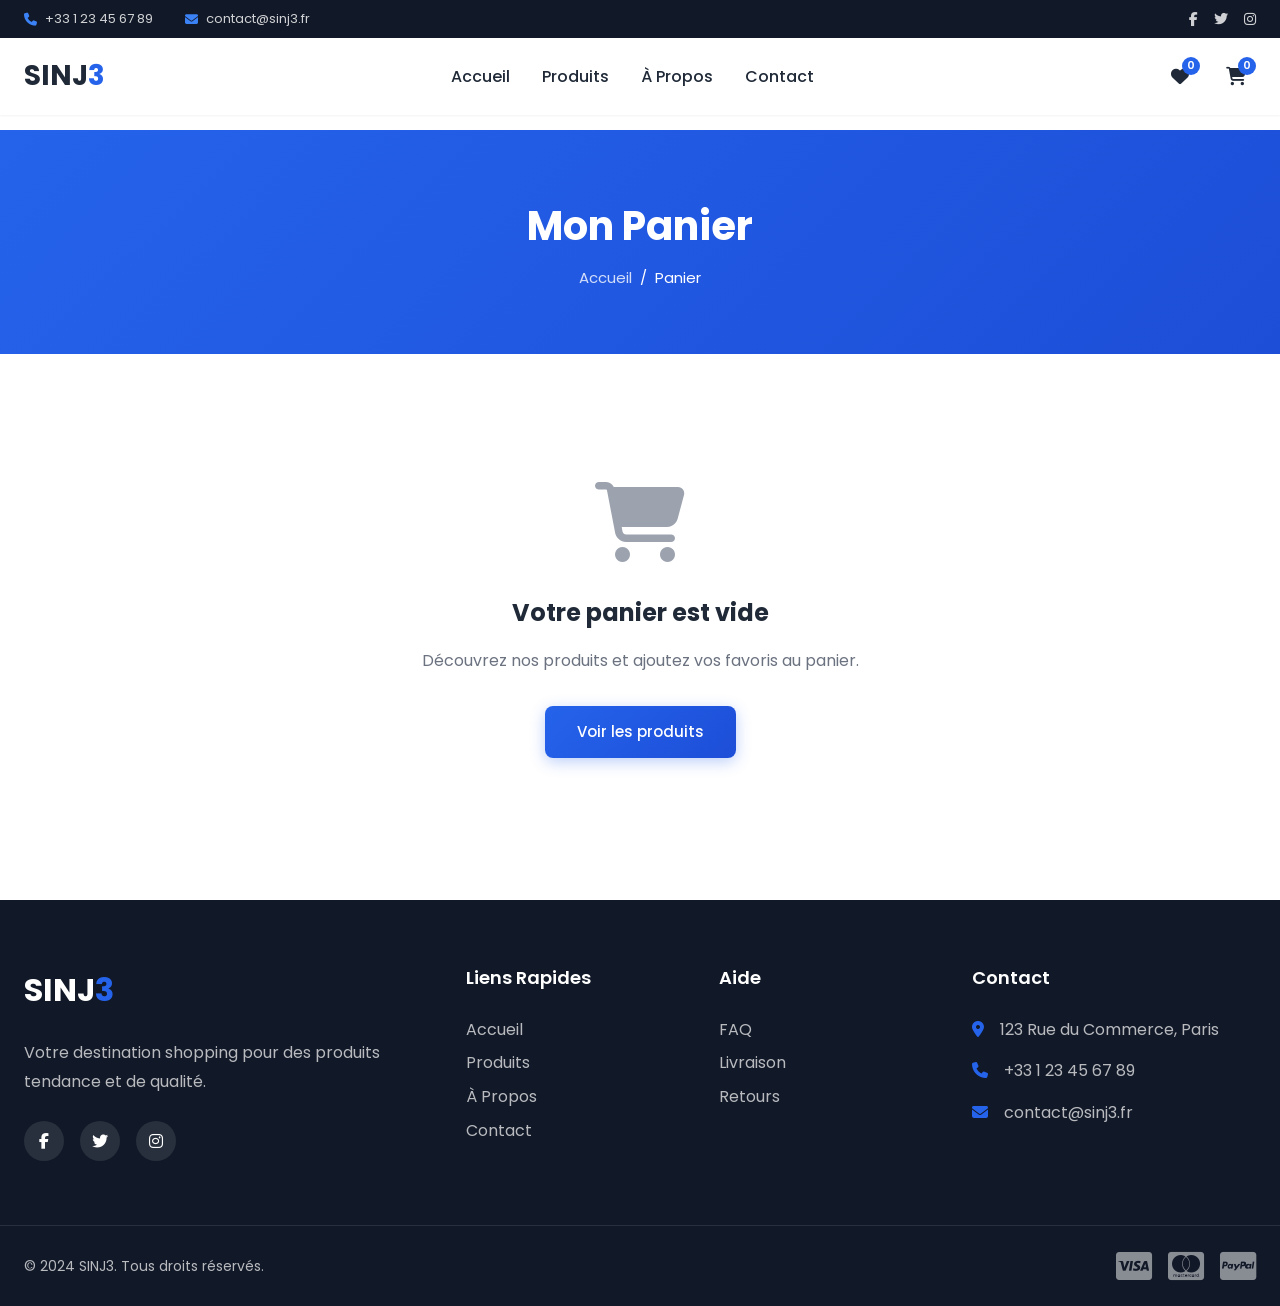
<file: cart.html>
<!DOCTYPE html>
<html lang="fr">
<head>
    <meta charset="UTF-8">
    <meta name="viewport" content="width=device-width, initial-scale=1.0">
    <title>Mon Panier - SINJ3</title>
    <link rel="stylesheet" href="css/style.css">
    <link rel="stylesheet" href="https://cdnjs.cloudflare.com/ajax/libs/font-awesome/6.4.0/css/all.min.css">
    <link href="https://fonts.googleapis.com/css2?family=Poppins:wght@300;400;500;600;700&display=swap" rel="stylesheet">
    <style>
        .cart-page {
            padding-top: 130px;
            min-height: 100vh;
        }
        
        .page-header {
            background: linear-gradient(135deg, var(--primary-color), var(--primary-dark));
            padding: var(--spacing-3xl) 0;
            text-align: center;
            color: white;
            margin-bottom: var(--spacing-3xl);
        }
        
        .page-header h1 {
            font-size: 2.5rem;
            margin-bottom: var(--spacing-sm);
        }
        
        .breadcrumb {
            display: flex;
            justify-content: center;
            gap: var(--spacing-sm);
            font-size: 0.9375rem;
        }
        
        .breadcrumb a {
            color: rgba(255, 255, 255, 0.8);
        }
        
        .cart-layout {
            display: grid;
            grid-template-columns: 1fr 400px;
            gap: var(--spacing-2xl);
            margin-bottom: var(--spacing-3xl);
        }
        
        .cart-items-container {
            background: var(--bg-primary);
            border-radius: var(--radius-lg);
            box-shadow: var(--shadow-md);
            overflow: hidden;
        }
        
        .cart-table {
            width: 100%;
            border-collapse: collapse;
        }
        
        .cart-table th {
            background: var(--bg-secondary);
            padding: var(--spacing-lg);
            text-align: left;
            font-weight: 600;
            font-size: 0.875rem;
            text-transform: uppercase;
            letter-spacing: 1px;
            color: var(--text-secondary);
        }
        
        .cart-table td {
            padding: var(--spacing-lg);
            border-bottom: 1px solid var(--border-color);
            vertical-align: middle;
        }
        
        .cart-table tr:last-child td {
            border-bottom: none;
        }
        
        .cart-product {
            display: flex;
            align-items: center;
            gap: var(--spacing-lg);
        }
        
        .cart-product-image {
            width: 100px;
            height: 100px;
            background: var(--bg-secondary);
            border-radius: var(--radius-md);
            display: flex;
            align-items: center;
            justify-content: center;
        }
        
        .cart-product-image i {
            font-size: 2.5rem;
            color: var(--primary-color);
        }
        
        .cart-product-info h4 {
            font-size: 1rem;
            font-weight: 600;
            margin-bottom: var(--spacing-xs);
        }
        
        .cart-product-info span {
            font-size: 0.875rem;
            color: var(--text-secondary);
        }
        
        .cart-price {
            font-weight: 600;
            color: var(--primary-color);
        }
        
        .cart-quantity {
            display: flex;
            align-items: center;
            gap: var(--spacing-sm);
        }
        
        .cart-quantity button {
            width: 35px;
            height: 35px;
            border: 1px solid var(--border-color);
            border-radius: var(--radius-sm);
            display: flex;
            align-items: center;
            justify-content: center;
            font-size: 1rem;
            transition: var(--transition-fast);
        }
        
        .cart-quantity button:hover {
            background: var(--primary-color);
            color: white;
            border-color: var(--primary-color);
        }
        
        .cart-quantity span {
            width: 50px;
            text-align: center;
            font-weight: 500;
        }
        
        .cart-subtotal {
            font-weight: 700;
            font-size: 1.125rem;
        }
        
        .cart-remove {
            color: var(--text-light);
            font-size: 1.25rem;
            transition: var(--transition-fast);
        }
        
        .cart-remove:hover {
            color: var(--error-color);
        }
        
        .cart-summary {
            background: var(--bg-primary);
            border-radius: var(--radius-lg);
            box-shadow: var(--shadow-md);
            padding: var(--spacing-xl);
            height: fit-content;
            position: sticky;
            top: 150px;
        }
        
        .cart-summary h3 {
            font-size: 1.25rem;
            margin-bottom: var(--spacing-xl);
            padding-bottom: var(--spacing-md);
            border-bottom: 1px solid var(--border-color);
        }
        
        .summary-row {
            display: flex;
            justify-content: space-between;
            margin-bottom: var(--spacing-md);
            font-size: 0.9375rem;
        }
        
        .summary-row.total {
            font-size: 1.25rem;
            font-weight: 700;
            padding-top: var(--spacing-md);
            margin-top: var(--spacing-md);
            border-top: 2px solid var(--border-color);
        }
        
        .summary-row.total span:last-child {
            color: var(--primary-color);
        }
        
        .promo-code {
            margin: var(--spacing-xl) 0;
        }
        
        .promo-code label {
            display: block;
            font-size: 0.875rem;
            font-weight: 500;
            margin-bottom: var(--spacing-sm);
        }
        
        .promo-code-input {
            display: flex;
            gap: var(--spacing-sm);
        }
        
        .promo-code-input input {
            flex: 1;
            padding: 0.75rem;
            border: 1px solid var(--border-color);
            border-radius: var(--radius-md);
        }
        
        .promo-code-input button {
            padding: 0.75rem 1rem;
            background: var(--bg-dark);
            color: white;
            border-radius: var(--radius-md);
            font-weight: 500;
            transition: var(--transition-fast);
        }
        
        .promo-code-input button:hover {
            background: var(--primary-color);
        }
        
        .cart-summary .btn {
            margin-top: var(--spacing-md);
        }
        
        .cart-actions {
            display: flex;
            justify-content: space-between;
            align-items: center;
            padding: var(--spacing-lg);
            background: var(--bg-secondary);
            border-top: 1px solid var(--border-color);
        }
        
        .cart-empty-state {
            text-align: center;
            padding: var(--spacing-3xl);
        }
        
        .cart-empty-state i {
            font-size: 5rem;
            color: var(--text-light);
            margin-bottom: var(--spacing-xl);
        }
        
        .cart-empty-state h2 {
            font-size: 1.5rem;
            margin-bottom: var(--spacing-md);
        }
        
        .cart-empty-state p {
            color: var(--text-secondary);
            margin-bottom: var(--spacing-xl);
        }
        
        .secure-payment {
            display: flex;
            align-items: center;
            justify-content: center;
            gap: var(--spacing-sm);
            margin-top: var(--spacing-lg);
            padding-top: var(--spacing-lg);
            border-top: 1px solid var(--border-color);
            color: var(--text-secondary);
            font-size: 0.875rem;
        }
        
        .secure-payment i {
            color: var(--accent-color);
        }
        
        @media (max-width: 992px) {
            .cart-layout {
                grid-template-columns: 1fr;
            }
            
            .cart-summary {
                position: static;
            }
            
            .cart-table {
                display: block;
            }
            
            .cart-table thead {
                display: none;
            }
            
            .cart-table tbody {
                display: block;
            }
            
            .cart-table tr {
                display: flex;
                flex-wrap: wrap;
                padding: var(--spacing-lg);
                border-bottom: 1px solid var(--border-color);
            }
            
            .cart-table td {
                border: none;
                padding: var(--spacing-sm);
            }
            
            .cart-table td:first-child {
                width: 100%;
            }
            
            .cart-product {
                width: 100%;
            }
        }
    </style>
</head>
<body>
    <!-- Header -->
    <header class="header">
        <div class="top-bar">
            <div class="container">
                <div class="top-bar-content">
                    <div class="contact-info">
                        <span><i class="fas fa-phone"></i> +33 1 23 45 67 89</span>
                        <span><i class="fas fa-envelope"></i> contact@sinj3.fr</span>
                    </div>
                    <div class="social-links">
                        <a href="#"><i class="fab fa-facebook-f"></i></a>
                        <a href="#"><i class="fab fa-twitter"></i></a>
                        <a href="#"><i class="fab fa-instagram"></i></a>
                    </div>
                </div>
            </div>
        </div>
        <nav class="navbar">
            <div class="container">
                <div class="nav-content">
                    <a href="index.html" class="logo">
                        <span class="logo-text">SINJ<span class="logo-accent">3</span></span>
                    </a>
                    <ul class="nav-links">
                        <li><a href="index.html">Accueil</a></li>
                        <li><a href="products.html">Produits</a></li>
                        <li><a href="about.html">À Propos</a></li>
                        <li><a href="contact.html">Contact</a></li>
                    </ul>
                    <div class="nav-actions">
                        <a href="#" class="nav-icon" id="wishlist-btn">
                            <i class="fas fa-heart"></i>
                            <span class="badge">0</span>
                        </a>
                        <a href="cart.html" class="nav-icon active" id="cart-btn">
                            <i class="fas fa-shopping-cart"></i>
                            <span class="badge" id="cart-count">0</span>
                        </a>
                    </div>
                    <button class="mobile-menu-btn" id="mobile-menu-btn">
                        <i class="fas fa-bars"></i>
                    </button>
                </div>
            </div>
        </nav>
    </header>

    <main class="cart-page">
        <!-- Page Header -->
        <div class="page-header">
            <div class="container">
                <h1>Mon Panier</h1>
                <nav class="breadcrumb">
                    <a href="index.html">Accueil</a>
                    <span>/</span>
                    <span>Panier</span>
                </nav>
            </div>
        </div>

        <div class="container">
            <div class="cart-layout" id="cart-content">
                <!-- Cart content will be loaded dynamically -->
            </div>
        </div>
    </main>

    <!-- Footer -->
    <footer class="footer">
        <div class="footer-top">
            <div class="container">
                <div class="footer-grid">
                    <div class="footer-col">
                        <a href="index.html" class="footer-logo">
                            <span class="logo-text">SINJ<span class="logo-accent">3</span></span>
                        </a>
                        <p class="footer-description">Votre destination shopping pour des produits tendance et de qualité.</p>
                        <div class="footer-social">
                            <a href="#"><i class="fab fa-facebook-f"></i></a>
                            <a href="#"><i class="fab fa-twitter"></i></a>
                            <a href="#"><i class="fab fa-instagram"></i></a>
                        </div>
                    </div>
                    <div class="footer-col">
                        <h3>Liens Rapides</h3>
                        <ul class="footer-links">
                            <li><a href="index.html">Accueil</a></li>
                            <li><a href="products.html">Produits</a></li>
                            <li><a href="about.html">À Propos</a></li>
                            <li><a href="contact.html">Contact</a></li>
                        </ul>
                    </div>
                    <div class="footer-col">
                        <h3>Aide</h3>
                        <ul class="footer-links">
                            <li><a href="#">FAQ</a></li>
                            <li><a href="#">Livraison</a></li>
                            <li><a href="#">Retours</a></li>
                        </ul>
                    </div>
                    <div class="footer-col">
                        <h3>Contact</h3>
                        <ul class="footer-contact">
                            <li>
                                <i class="fas fa-map-marker-alt"></i>
                                <span>123 Rue du Commerce, Paris</span>
                            </li>
                            <li>
                                <i class="fas fa-phone"></i>
                                <span>+33 1 23 45 67 89</span>
                            </li>
                            <li>
                                <i class="fas fa-envelope"></i>
                                <span>contact@sinj3.fr</span>
                            </li>
                        </ul>
                    </div>
                </div>
            </div>
        </div>
        <div class="footer-bottom">
            <div class="container">
                <div class="footer-bottom-content">
                    <p>&copy; 2024 SINJ3. Tous droits réservés.</p>
                    <div class="payment-methods">
                        <i class="fab fa-cc-visa"></i>
                        <i class="fab fa-cc-mastercard"></i>
                        <i class="fab fa-cc-paypal"></i>
                    </div>
                </div>
            </div>
        </div>
    </footer>

    <!-- Back to Top -->
    <button class="back-to-top" id="back-to-top">
        <i class="fas fa-arrow-up"></i>
    </button>

    <script src="js/data.js"></script>
    <script src="js/main.js"></script>
    <script>
        document.addEventListener('DOMContentLoaded', function() {
            renderCartPage();
        });
        
        function renderCartPage() {
            const cartContent = document.getElementById('cart-content');
            
            if (cart.length === 0) {
                cartContent.innerHTML = `
                    <div class="cart-empty-state" style="grid-column: 1 / -1;">
                        <i class="fas fa-shopping-cart"></i>
                        <h2>Votre panier est vide</h2>
                        <p>Découvrez nos produits et ajoutez vos favoris au panier.</p>
                        <a href="products.html" class="btn btn-primary">Voir les produits</a>
                    </div>
                `;
                return;
            }
            
            let subtotal = 0;
            cart.forEach(item => {
                subtotal += item.price * item.quantity;
            });
            
            const shipping = subtotal >= 50 ? 0 : 5.99;
            const total = subtotal + shipping;
            
            cartContent.innerHTML = `
                <div class="cart-items-container">
                    <table class="cart-table">
                        <thead>
                            <tr>
                                <th>Produit</th>
                                <th>Prix</th>
                                <th>Quantité</th>
                                <th>Sous-total</th>
                                <th></th>
                            </tr>
                        </thead>
                        <tbody>
                            ${cart.map(item => `
                                <tr data-id="${item.id}">
                                    <td>
                                        <div class="cart-product">
                                            <div class="cart-product-image">
                                                <i class="fas fa-box"></i>
                                            </div>
                                            <div class="cart-product-info">
                                                <h4>${item.name}</h4>
                                                <span>Réf: #${item.id}</span>
                                            </div>
                                        </div>
                                    </td>
                                    <td class="cart-price">${item.price.toFixed(2)} €</td>
                                    <td>
                                        <div class="cart-quantity">
                                            <button onclick="updateQuantity(${item.id}, -1)">-</button>
                                            <span>${item.quantity}</span>
                                            <button onclick="updateQuantity(${item.id}, 1)">+</button>
                                        </div>
                                    </td>
                                    <td class="cart-subtotal">${(item.price * item.quantity).toFixed(2)} €</td>
                                    <td>
                                        <button class="cart-remove" onclick="removeItem(${item.id})">
                                            <i class="fas fa-trash"></i>
                                        </button>
                                    </td>
                                </tr>
                            `).join('')}
                        </tbody>
                    </table>
                    <div class="cart-actions">
                        <a href="products.html" class="btn btn-outline">
                            <i class="fas fa-arrow-left"></i> Continuer les achats
                        </a>
                        <button class="btn btn-outline" onclick="clearCart()">
                            <i class="fas fa-trash"></i> Vider le panier
                        </button>
                    </div>
                </div>
                
                <div class="cart-summary">
                    <h3>Récapitulatif</h3>
                    <div class="summary-row">
                        <span>Sous-total</span>
                        <span>${subtotal.toFixed(2)} €</span>
                    </div>
                    <div class="summary-row">
                        <span>Livraison</span>
                        <span>${shipping === 0 ? 'Gratuite' : shipping.toFixed(2) + ' €'}</span>
                    </div>
                    ${shipping === 0 ? '' : `
                        <p style="font-size: 0.8125rem; color: var(--accent-color); margin-bottom: var(--spacing-md);">
                            <i class="fas fa-info-circle"></i> Livraison gratuite à partir de 50€
                        </p>
                    `}
                    <div class="summary-row total">
                        <span>Total</span>
                        <span>${total.toFixed(2)} €</span>
                    </div>
                    
                    <div class="promo-code">
                        <label>Code promo</label>
                        <div class="promo-code-input">
                            <input type="text" placeholder="Entrez votre code">
                            <button>Appliquer</button>
                        </div>
                    </div>
                    
                    <a href="checkout.html" class="btn btn-primary btn-block btn-lg">
                        <i class="fas fa-lock"></i> Passer la commande
                    </a>
                    
                    <div class="secure-payment">
                        <i class="fas fa-shield-alt"></i>
                        <span>Paiement 100% sécurisé</span>
                    </div>
                </div>
            `;
        }
        
        function updateQuantity(productId, change) {
            const item = cart.find(i => i.id === productId);
            if (item) {
                item.quantity += change;
                if (item.quantity <= 0) {
                    removeItem(productId);
                } else {
                    saveCart();
                    updateCartCount();
                    renderCartPage();
                }
            }
        }
        
        function removeItem(productId) {
            cart = cart.filter(item => item.id !== productId);
            saveCart();
            updateCartCount();
            renderCartPage();
            showNotification('Produit retiré du panier');
        }
        
        function clearCart() {
            if (confirm('Êtes-vous sûr de vouloir vider votre panier ?')) {
                cart = [];
                saveCart();
                updateCartCount();
                renderCartPage();
                showNotification('Panier vidé');
            }
        }
    </script>
</body>
</html>
</file>
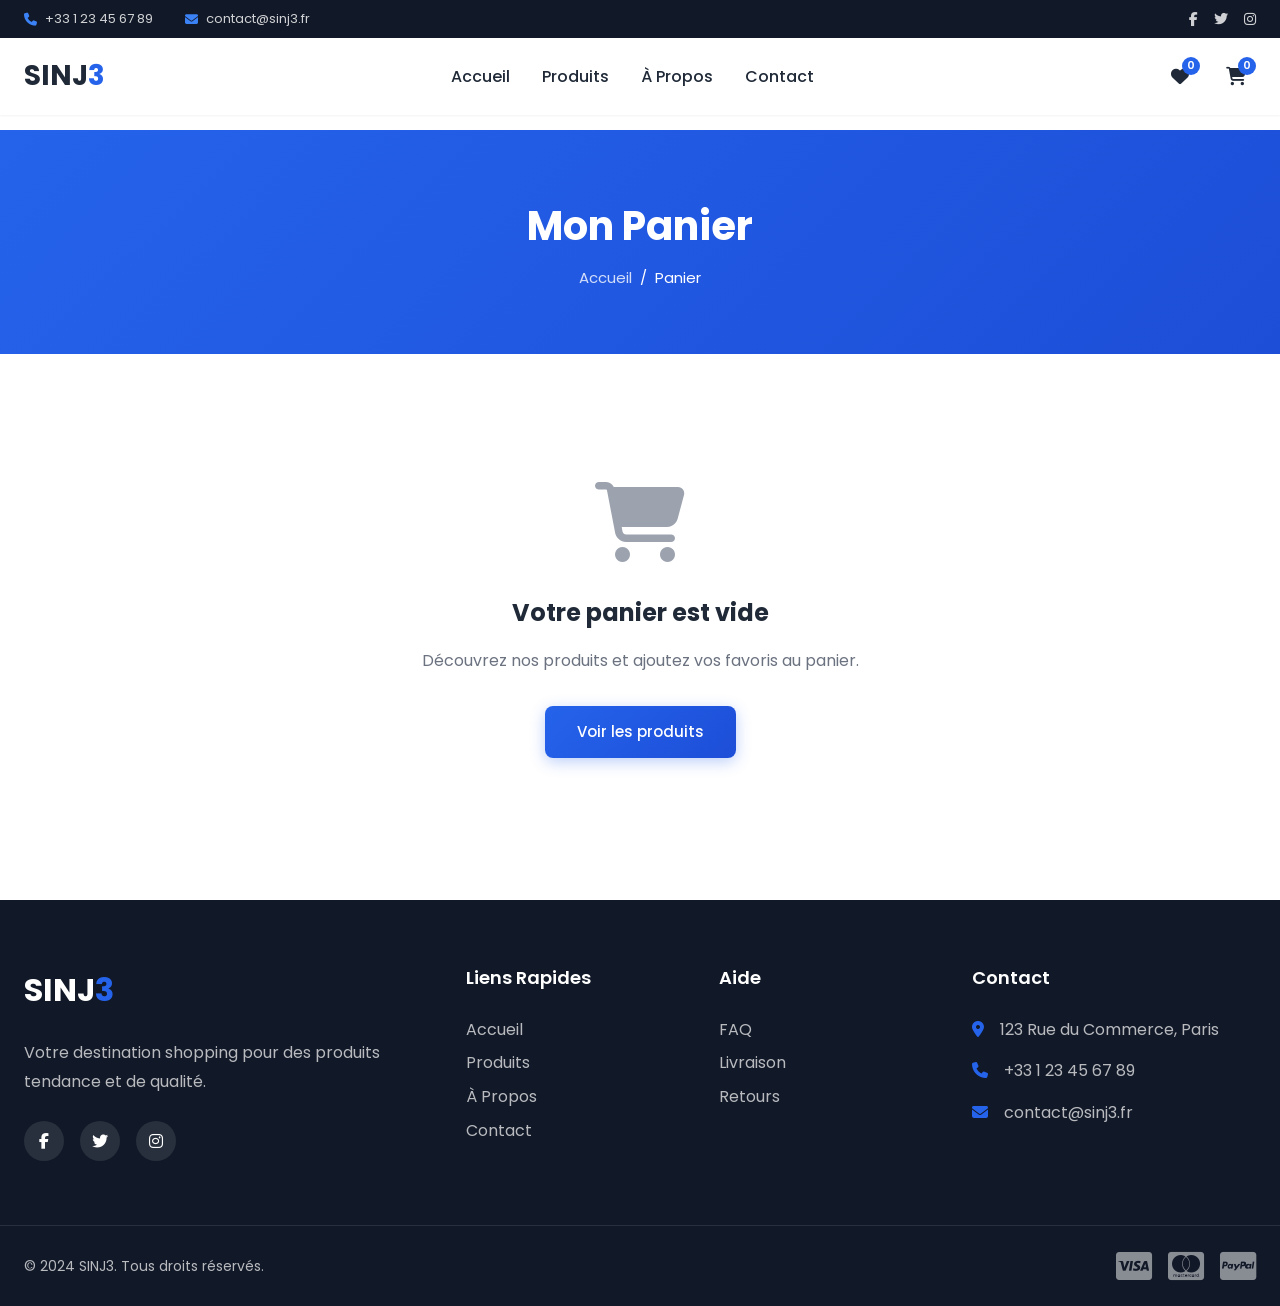
<file: checkout.html>
<!DOCTYPE html>
<html lang="fr">
<head>
    <meta charset="UTF-8">
    <meta name="viewport" content="width=device-width, initial-scale=1.0">
    <title>Paiement - SINJ3</title>
    <link rel="stylesheet" href="css/style.css">
    <link rel="stylesheet" href="https://cdnjs.cloudflare.com/ajax/libs/font-awesome/6.4.0/css/all.min.css">
    <link href="https://fonts.googleapis.com/css2?family=Poppins:wght@300;400;500;600;700&display=swap" rel="stylesheet">
    <style>
        .checkout-page {
            padding-top: 130px;
            min-height: 100vh;
            background: var(--bg-secondary);
        }
        
        .page-header {
            background: linear-gradient(135deg, var(--primary-color), var(--primary-dark));
            padding: var(--spacing-3xl) 0;
            text-align: center;
            color: white;
            margin-bottom: var(--spacing-3xl);
        }
        
        .page-header h1 {
            font-size: 2.5rem;
            margin-bottom: var(--spacing-sm);
        }
        
        .checkout-steps {
            display: flex;
            justify-content: center;
            gap: var(--spacing-xl);
            margin-top: var(--spacing-xl);
        }
        
        .checkout-step {
            display: flex;
            align-items: center;
            gap: var(--spacing-sm);
            color: rgba(255, 255, 255, 0.6);
        }
        
        .checkout-step.active {
            color: white;
        }
        
        .checkout-step.completed {
            color: var(--accent-color);
        }
        
        .step-number {
            width: 30px;
            height: 30px;
            border: 2px solid currentColor;
            border-radius: 50%;
            display: flex;
            align-items: center;
            justify-content: center;
            font-weight: 600;
            font-size: 0.875rem;
        }
        
        .checkout-step.completed .step-number {
            background: var(--accent-color);
            border-color: var(--accent-color);
        }
        
        .checkout-step.completed .step-number i {
            display: block;
        }
        
        .checkout-layout {
            display: grid;
            grid-template-columns: 1fr 450px;
            gap: var(--spacing-2xl);
            margin-bottom: var(--spacing-3xl);
        }
        
        .checkout-form {
            display: flex;
            flex-direction: column;
            gap: var(--spacing-xl);
        }
        
        .form-section {
            background: var(--bg-primary);
            border-radius: var(--radius-lg);
            padding: var(--spacing-xl);
            box-shadow: var(--shadow-md);
        }
        
        .form-section h2 {
            font-size: 1.25rem;
            margin-bottom: var(--spacing-xl);
            padding-bottom: var(--spacing-md);
            border-bottom: 1px solid var(--border-color);
            display: flex;
            align-items: center;
            gap: var(--spacing-md);
        }
        
        .form-section h2 i {
            color: var(--primary-color);
        }
        
        .form-row {
            display: grid;
            grid-template-columns: repeat(2, 1fr);
            gap: var(--spacing-lg);
            margin-bottom: var(--spacing-lg);
        }
        
        .form-row.full-width {
            grid-template-columns: 1fr;
        }
        
        .form-group {
            display: flex;
            flex-direction: column;
            gap: var(--spacing-sm);
        }
        
        .form-group label {
            font-size: 0.9375rem;
            font-weight: 500;
            color: var(--text-primary);
        }
        
        .form-group label span {
            color: var(--error-color);
        }
        
        .form-group input,
        .form-group select,
        .form-group textarea {
            padding: 0.875rem 1rem;
            border: 1px solid var(--border-color);
            border-radius: var(--radius-md);
            font-size: 1rem;
            transition: var(--transition-fast);
        }
        
        .form-group input:focus,
        .form-group select:focus,
        .form-group textarea:focus {
            border-color: var(--primary-color);
            box-shadow: 0 0 0 3px rgba(37, 99, 235, 0.1);
        }
        
        .payment-methods {
            display: flex;
            flex-direction: column;
            gap: var(--spacing-md);
        }
        
        .payment-method {
            display: flex;
            align-items: center;
            gap: var(--spacing-md);
            padding: var(--spacing-lg);
            border: 2px solid var(--border-color);
            border-radius: var(--radius-md);
            cursor: pointer;
            transition: var(--transition-fast);
        }
        
        .payment-method:hover {
            border-color: var(--primary-light);
        }
        
        .payment-method.selected {
            border-color: var(--primary-color);
            background: rgba(37, 99, 235, 0.05);
        }
        
        .payment-method input {
            display: none;
        }
        
        .payment-method .radio-circle {
            width: 20px;
            height: 20px;
            border: 2px solid var(--border-color);
            border-radius: 50%;
            display: flex;
            align-items: center;
            justify-content: center;
        }
        
        .payment-method.selected .radio-circle {
            border-color: var(--primary-color);
        }
        
        .payment-method.selected .radio-circle::after {
            content: '';
            width: 10px;
            height: 10px;
            background: var(--primary-color);
            border-radius: 50%;
        }
        
        .payment-method-info {
            flex: 1;
        }
        
        .payment-method-info h4 {
            font-size: 1rem;
            margin-bottom: var(--spacing-xs);
        }
        
        .payment-method-info p {
            font-size: 0.8125rem;
            color: var(--text-secondary);
        }
        
        .payment-method-icon {
            font-size: 2rem;
            color: var(--text-secondary);
        }
        
        .card-details {
            margin-top: var(--spacing-xl);
            padding-top: var(--spacing-xl);
            border-top: 1px solid var(--border-color);
        }
        
        .order-summary {
            background: var(--bg-primary);
            border-radius: var(--radius-lg);
            box-shadow: var(--shadow-md);
            padding: var(--spacing-xl);
            height: fit-content;
            position: sticky;
            top: 150px;
        }
        
        .order-summary h3 {
            font-size: 1.25rem;
            margin-bottom: var(--spacing-xl);
            padding-bottom: var(--spacing-md);
            border-bottom: 1px solid var(--border-color);
        }
        
        .order-items {
            margin-bottom: var(--spacing-xl);
        }
        
        .order-item {
            display: flex;
            gap: var(--spacing-md);
            padding: var(--spacing-md) 0;
            border-bottom: 1px solid var(--border-color);
        }
        
        .order-item:last-child {
            border-bottom: none;
        }
        
        .order-item-image {
            width: 60px;
            height: 60px;
            background: var(--bg-secondary);
            border-radius: var(--radius-sm);
            display: flex;
            align-items: center;
            justify-content: center;
        }
        
        .order-item-image i {
            font-size: 1.5rem;
            color: var(--primary-color);
        }
        
        .order-item-info {
            flex: 1;
        }
        
        .order-item-info h4 {
            font-size: 0.9375rem;
            font-weight: 500;
            margin-bottom: var(--spacing-xs);
        }
        
        .order-item-info span {
            font-size: 0.8125rem;
            color: var(--text-secondary);
        }
        
        .order-item-price {
            font-weight: 600;
            color: var(--primary-color);
        }
        
        .summary-totals {
            padding-top: var(--spacing-lg);
            border-top: 1px solid var(--border-color);
        }
        
        .summary-row {
            display: flex;
            justify-content: space-between;
            margin-bottom: var(--spacing-sm);
            font-size: 0.9375rem;
        }
        
        .summary-row.total {
            font-size: 1.25rem;
            font-weight: 700;
            padding-top: var(--spacing-md);
            margin-top: var(--spacing-md);
            border-top: 2px solid var(--border-color);
        }
        
        .summary-row.total span:last-child {
            color: var(--primary-color);
        }
        
        .secure-badge {
            display: flex;
            align-items: center;
            justify-content: center;
            gap: var(--spacing-sm);
            padding: var(--spacing-md);
            background: rgba(16, 185, 129, 0.1);
            border-radius: var(--radius-md);
            color: var(--accent-color);
            font-size: 0.875rem;
            font-weight: 500;
            margin-top: var(--spacing-lg);
        }
        
        .checkout-terms {
            display: flex;
            align-items: flex-start;
            gap: var(--spacing-sm);
            margin-bottom: var(--spacing-lg);
        }
        
        .checkout-terms input {
            margin-top: 4px;
        }
        
        .checkout-terms label {
            font-size: 0.875rem;
            color: var(--text-secondary);
        }
        
        .checkout-terms a {
            color: var(--primary-color);
        }
        
        @media (max-width: 992px) {
            .checkout-layout {
                grid-template-columns: 1fr;
            }
            
            .order-summary {
                position: static;
            }
        }
        
        @media (max-width: 576px) {
            .form-row {
                grid-template-columns: 1fr;
            }
            
            .checkout-steps {
                flex-direction: column;
                align-items: center;
                gap: var(--spacing-md);
            }
        }
    </style>
</head>
<body>
    <!-- Header -->
    <header class="header">
        <div class="top-bar">
            <div class="container">
                <div class="top-bar-content">
                    <div class="contact-info">
                        <span><i class="fas fa-phone"></i> +33 1 23 45 67 89</span>
                        <span><i class="fas fa-envelope"></i> contact@sinj3.fr</span>
                    </div>
                </div>
            </div>
        </div>
        <nav class="navbar">
            <div class="container">
                <div class="nav-content">
                    <a href="index.html" class="logo">
                        <span class="logo-text">SINJ<span class="logo-accent">3</span></span>
                    </a>
                    <ul class="nav-links">
                        <li><a href="index.html">Accueil</a></li>
                        <li><a href="products.html">Produits</a></li>
                        <li><a href="about.html">À Propos</a></li>
                        <li><a href="contact.html">Contact</a></li>
                    </ul>
                    <div class="nav-actions">
                        <a href="cart.html" class="nav-icon" id="cart-btn">
                            <i class="fas fa-shopping-cart"></i>
                            <span class="badge" id="cart-count">0</span>
                        </a>
                    </div>
                    <button class="mobile-menu-btn" id="mobile-menu-btn">
                        <i class="fas fa-bars"></i>
                    </button>
                </div>
            </div>
        </nav>
    </header>

    <main class="checkout-page">
        <!-- Page Header -->
        <div class="page-header">
            <div class="container">
                <h1>Finaliser la Commande</h1>
                <div class="checkout-steps">
                    <div class="checkout-step completed">
                        <span class="step-number"><i class="fas fa-check"></i></span>
                        <span>Panier</span>
                    </div>
                    <div class="checkout-step active">
                        <span class="step-number">2</span>
                        <span>Paiement</span>
                    </div>
                    <div class="checkout-step">
                        <span class="step-number">3</span>
                        <span>Confirmation</span>
                    </div>
                </div>
            </div>
        </div>

        <div class="container">
            <div class="checkout-layout">
                <form class="checkout-form" id="checkout-form">
                    <!-- Contact Information -->
                    <div class="form-section">
                        <h2><i class="fas fa-user"></i> Informations de Contact</h2>
                        <div class="form-row">
                            <div class="form-group">
                                <label>Prénom <span>*</span></label>
                                <input type="text" name="firstName" required>
                            </div>
                            <div class="form-group">
                                <label>Nom <span>*</span></label>
                                <input type="text" name="lastName" required>
                            </div>
                        </div>
                        <div class="form-row">
                            <div class="form-group">
                                <label>Email <span>*</span></label>
                                <input type="email" name="email" required>
                            </div>
                            <div class="form-group">
                                <label>Téléphone <span>*</span></label>
                                <input type="tel" name="phone" required>
                            </div>
                        </div>
                    </div>

                    <!-- Shipping Address -->
                    <div class="form-section">
                        <h2><i class="fas fa-map-marker-alt"></i> Adresse de Livraison</h2>
                        <div class="form-row full-width">
                            <div class="form-group">
                                <label>Adresse <span>*</span></label>
                                <input type="text" name="address" required>
                            </div>
                        </div>
                        <div class="form-row full-width">
                            <div class="form-group">
                                <label>Complément d'adresse</label>
                                <input type="text" name="address2" placeholder="Appartement, étage, etc.">
                            </div>
                        </div>
                        <div class="form-row">
                            <div class="form-group">
                                <label>Ville <span>*</span></label>
                                <input type="text" name="city" required>
                            </div>
                            <div class="form-group">
                                <label>Code postal <span>*</span></label>
                                <input type="text" name="postalCode" required>
                            </div>
                        </div>
                        <div class="form-row full-width">
                            <div class="form-group">
                                <label>Pays <span>*</span></label>
                                <select name="country" required>
                                    <option value="FR">France</option>
                                    <option value="BE">Belgique</option>
                                    <option value="CH">Suisse</option>
                                    <option value="LU">Luxembourg</option>
                                </select>
                            </div>
                        </div>
                    </div>

                    <!-- Payment Method -->
                    <div class="form-section">
                        <h2><i class="fas fa-credit-card"></i> Mode de Paiement</h2>
                        <div class="payment-methods">
                            <label class="payment-method selected">
                                <input type="radio" name="payment" value="card" checked>
                                <span class="radio-circle"></span>
                                <div class="payment-method-info">
                                    <h4>Carte Bancaire</h4>
                                    <p>Visa, Mastercard, American Express</p>
                                </div>
                                <i class="fas fa-credit-card payment-method-icon"></i>
                            </label>
                            <label class="payment-method">
                                <input type="radio" name="payment" value="paypal">
                                <span class="radio-circle"></span>
                                <div class="payment-method-info">
                                    <h4>PayPal</h4>
                                    <p>Paiement sécurisé via PayPal</p>
                                </div>
                                <i class="fab fa-paypal payment-method-icon"></i>
                            </label>
                            <label class="payment-method">
                                <input type="radio" name="payment" value="applepay">
                                <span class="radio-circle"></span>
                                <div class="payment-method-info">
                                    <h4>Apple Pay</h4>
                                    <p>Paiement rapide et sécurisé</p>
                                </div>
                                <i class="fab fa-apple-pay payment-method-icon"></i>
                            </label>
                        </div>
                        
                        <div class="card-details" id="card-details">
                            <div class="form-row full-width">
                                <div class="form-group">
                                    <label>Numéro de carte <span>*</span></label>
                                    <input type="text" name="cardNumber" placeholder="1234 5678 9012 3456">
                                </div>
                            </div>
                            <div class="form-row">
                                <div class="form-group">
                                    <label>Date d'expiration <span>*</span></label>
                                    <input type="text" name="expiry" placeholder="MM/AA">
                                </div>
                                <div class="form-group">
                                    <label>CVV <span>*</span></label>
                                    <input type="text" name="cvv" placeholder="123">
                                </div>
                            </div>
                            <div class="form-row full-width">
                                <div class="form-group">
                                    <label>Nom sur la carte <span>*</span></label>
                                    <input type="text" name="cardName">
                                </div>
                            </div>
                        </div>
                    </div>

                    <div class="checkout-terms">
                        <input type="checkbox" id="terms" required>
                        <label for="terms">J'accepte les <a href="#">conditions générales de vente</a> et la <a href="#">politique de confidentialité</a></label>
                    </div>

                    <button type="submit" class="btn btn-primary btn-lg btn-block">
                        <i class="fas fa-lock"></i> Confirmer et Payer
                    </button>
                </form>

                <!-- Order Summary -->
                <div class="order-summary">
                    <h3>Récapitulatif de Commande</h3>
                    <div class="order-items" id="order-items">
                        <!-- Items will be loaded dynamically -->
                    </div>
                    <div class="summary-totals">
                        <div class="summary-row">
                            <span>Sous-total</span>
                            <span id="checkout-subtotal">0.00 €</span>
                        </div>
                        <div class="summary-row">
                            <span>Livraison</span>
                            <span id="checkout-shipping">Gratuite</span>
                        </div>
                        <div class="summary-row">
                            <span>TVA (20%)</span>
                            <span id="checkout-tax">0.00 €</span>
                        </div>
                        <div class="summary-row total">
                            <span>Total</span>
                            <span id="checkout-total">0.00 €</span>
                        </div>
                    </div>
                    <div class="secure-badge">
                        <i class="fas fa-shield-alt"></i>
                        <span>Paiement 100% sécurisé</span>
                    </div>
                </div>
            </div>
        </div>
    </main>

    <!-- Footer -->
    <footer class="footer">
        <div class="footer-bottom">
            <div class="container">
                <div class="footer-bottom-content">
                    <p>&copy; 2024 SINJ3. Tous droits réservés.</p>
                    <div class="payment-methods">
                        <i class="fab fa-cc-visa"></i>
                        <i class="fab fa-cc-mastercard"></i>
                        <i class="fab fa-cc-paypal"></i>
                        <i class="fab fa-cc-apple-pay"></i>
                    </div>
                </div>
            </div>
        </div>
    </footer>

    <script src="js/data.js"></script>
    <script src="js/main.js"></script>
    <script>
        document.addEventListener('DOMContentLoaded', function() {
            renderOrderSummary();
            initPaymentMethods();
            initCheckoutForm();
        });
        
        function renderOrderSummary() {
            const orderItems = document.getElementById('order-items');
            
            if (cart.length === 0) {
                window.location.href = 'cart.html';
                return;
            }
            
            let subtotal = 0;
            orderItems.innerHTML = cart.map(item => {
                subtotal += item.price * item.quantity;
                return `
                    <div class="order-item">
                        <div class="order-item-image">
                            <i class="fas fa-box"></i>
                        </div>
                        <div class="order-item-info">
                            <h4>${item.name}</h4>
                            <span>Qté: ${item.quantity}</span>
                        </div>
                        <span class="order-item-price">${(item.price * item.quantity).toFixed(2)} €</span>
                    </div>
                `;
            }).join('');
            
            const shipping = subtotal >= 50 ? 0 : 5.99;
            const tax = subtotal * 0.2;
            const total = subtotal + shipping;
            
            document.getElementById('checkout-subtotal').textContent = `${subtotal.toFixed(2)} €`;
            document.getElementById('checkout-shipping').textContent = shipping === 0 ? 'Gratuite' : `${shipping.toFixed(2)} €`;
            document.getElementById('checkout-tax').textContent = `${tax.toFixed(2)} €`;
            document.getElementById('checkout-total').textContent = `${total.toFixed(2)} €`;
        }
        
        function initPaymentMethods() {
            const paymentMethods = document.querySelectorAll('.payment-method');
            const cardDetails = document.getElementById('card-details');
            
            paymentMethods.forEach(method => {
                method.addEventListener('click', function() {
                    paymentMethods.forEach(m => m.classList.remove('selected'));
                    this.classList.add('selected');
                    
                    const value = this.querySelector('input').value;
                    cardDetails.style.display = value === 'card' ? 'block' : 'none';
                });
            });
        }
        
        function initCheckoutForm() {
            const form = document.getElementById('checkout-form');
            
            form.addEventListener('submit', function(e) {
                e.preventDefault();
                
                // Simulate order processing
                const btn = form.querySelector('button[type="submit"]');
                btn.innerHTML = '<i class="fas fa-spinner fa-spin"></i> Traitement en cours...';
                btn.disabled = true;
                
                setTimeout(() => {
                    // Clear cart
                    cart = [];
                    saveCart();
                    
                    // Show success notification and redirect
                    showNotification('Commande confirmée ! Merci pour votre achat.');
                    setTimeout(() => {
                        window.location.href = 'index.html';
                    }, 1500);
                }, 2000);
            });
        }
    </script>
</body>
</html>
</file>
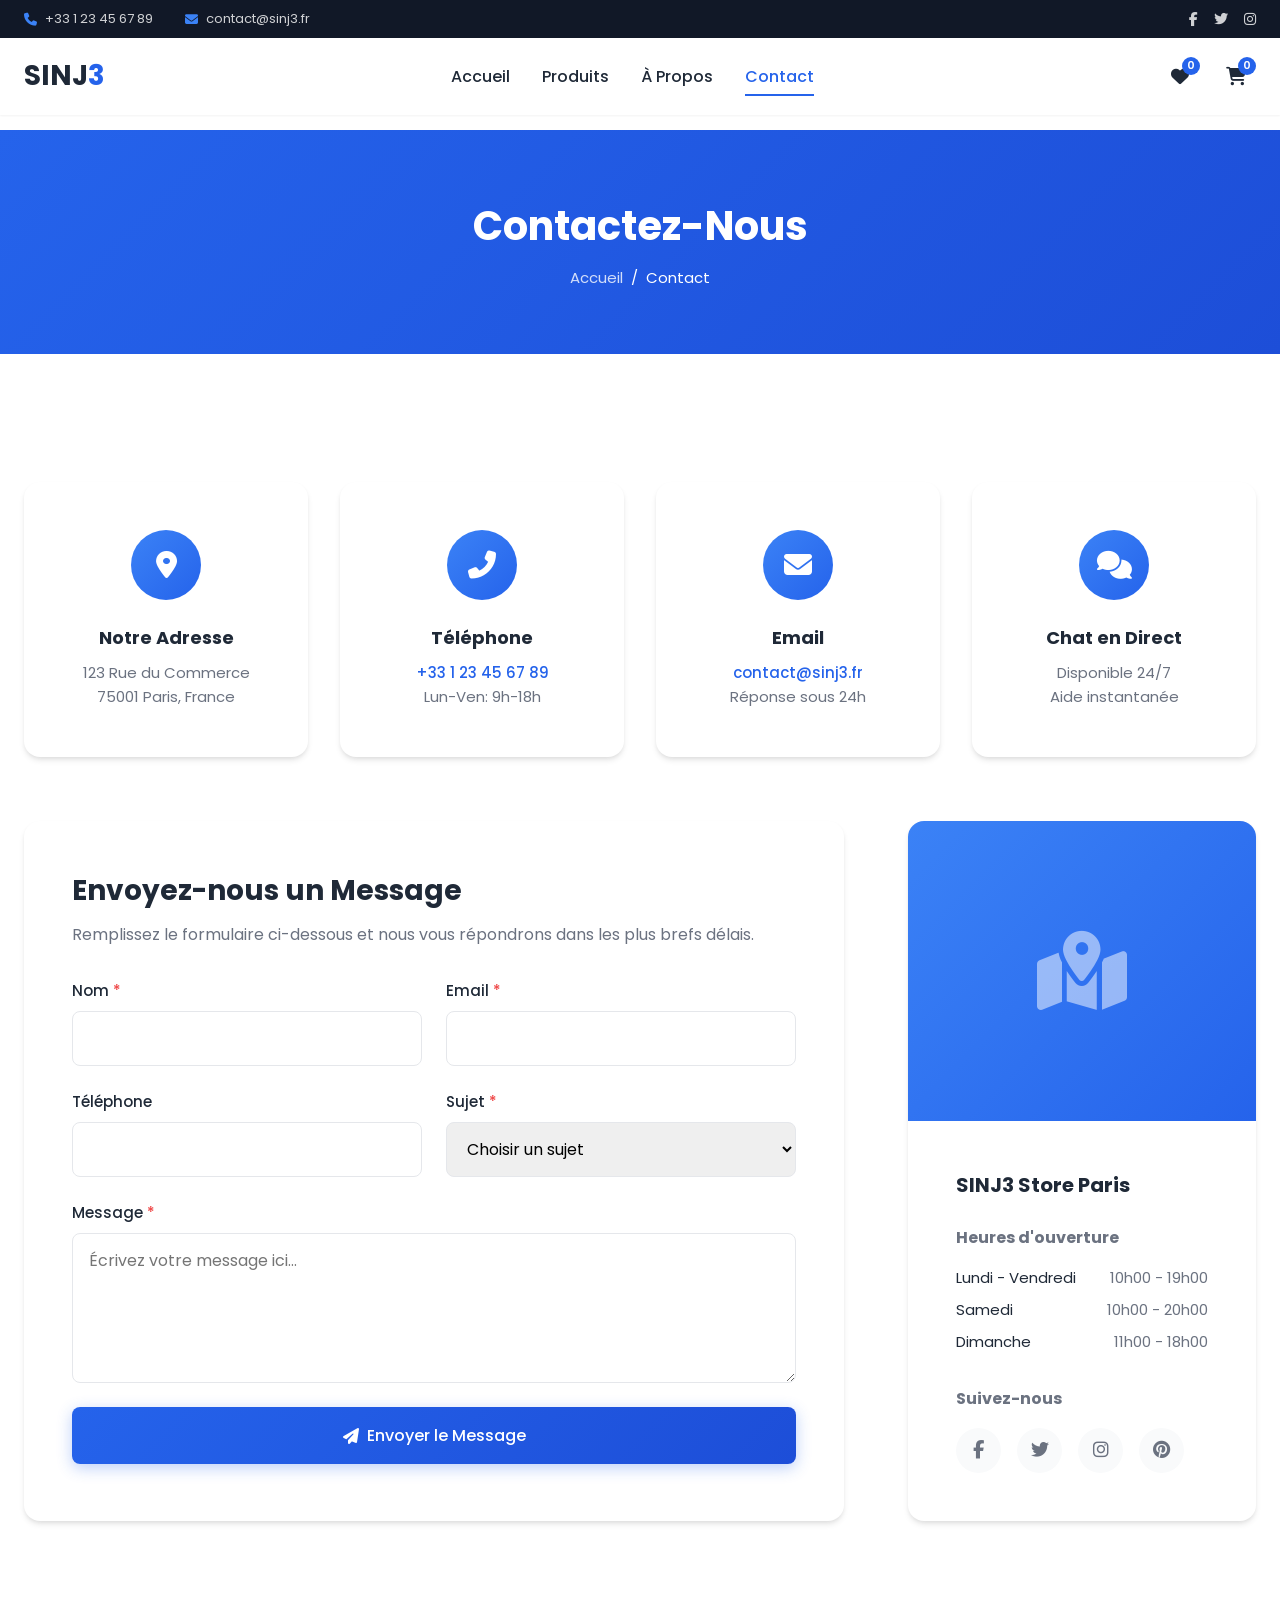
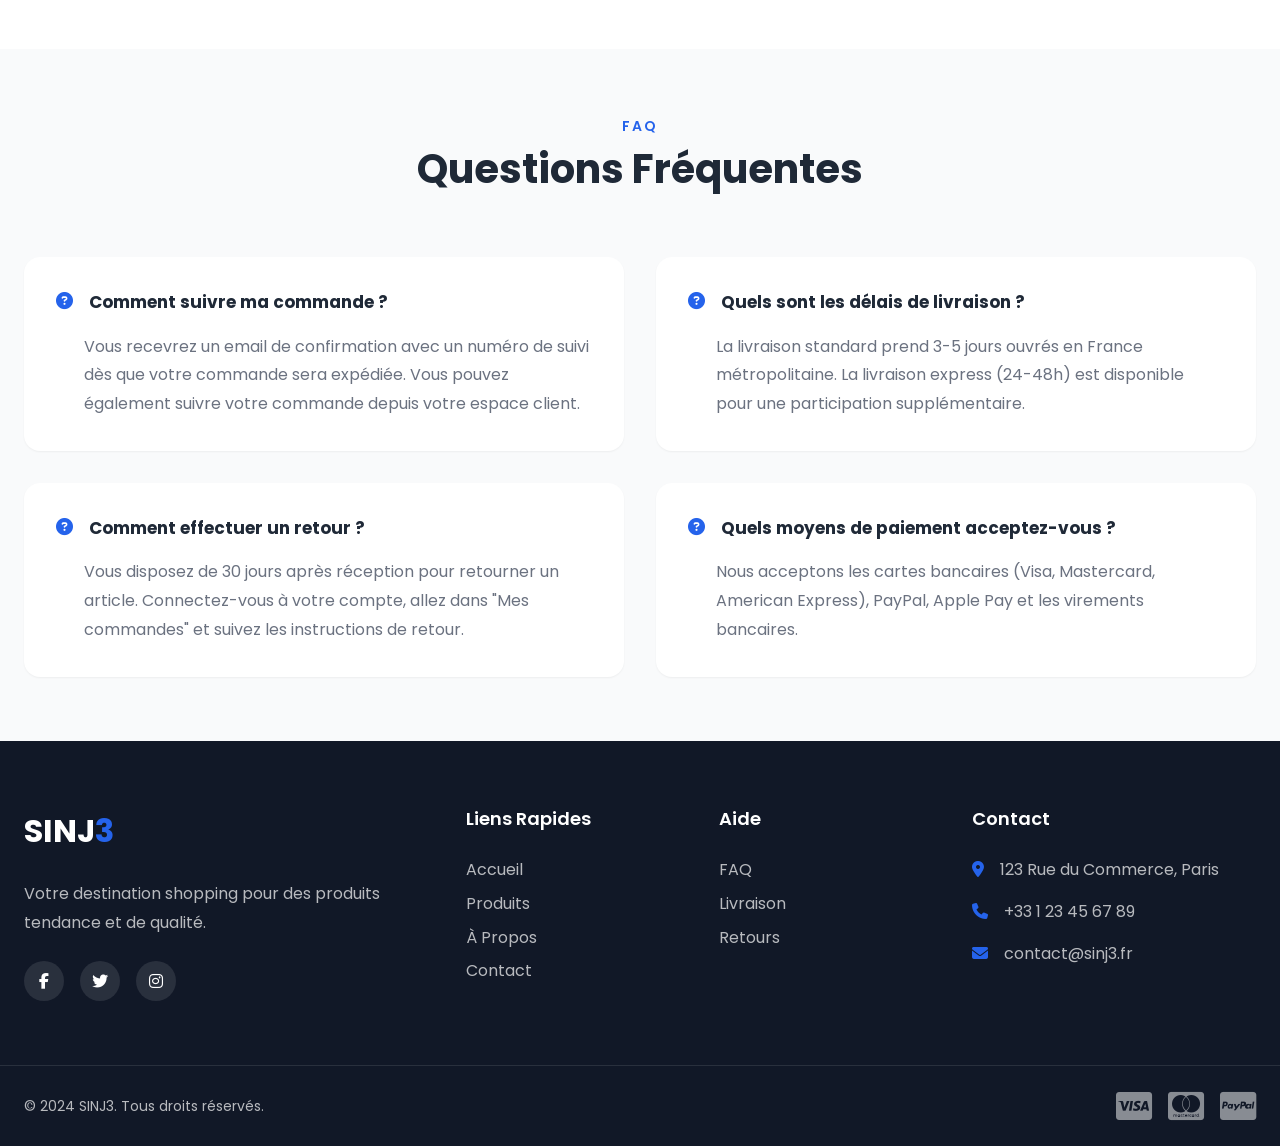
<file: contact.html>
<!DOCTYPE html>
<html lang="fr">
<head>
    <meta charset="UTF-8">
    <meta name="viewport" content="width=device-width, initial-scale=1.0">
    <title>Contact - SINJ3</title>
    <link rel="stylesheet" href="css/style.css">
    <link rel="stylesheet" href="https://cdnjs.cloudflare.com/ajax/libs/font-awesome/6.4.0/css/all.min.css">
    <link href="https://fonts.googleapis.com/css2?family=Poppins:wght@300;400;500;600;700&display=swap" rel="stylesheet">
    <style>
        .contact-page {
            padding-top: 130px;
        }
        
        .page-header {
            background: linear-gradient(135deg, var(--primary-color), var(--primary-dark));
            padding: var(--spacing-3xl) 0;
            text-align: center;
            color: white;
            margin-bottom: var(--spacing-3xl);
        }
        
        .page-header h1 {
            font-size: 2.5rem;
            margin-bottom: var(--spacing-sm);
        }
        
        .breadcrumb {
            display: flex;
            justify-content: center;
            gap: var(--spacing-sm);
            font-size: 0.9375rem;
        }
        
        .breadcrumb a {
            color: rgba(255, 255, 255, 0.8);
        }
        
        /* Contact Info Section */
        .contact-info-section {
            padding: var(--spacing-3xl) 0;
        }
        
        .contact-info-grid {
            display: grid;
            grid-template-columns: repeat(4, 1fr);
            gap: var(--spacing-xl);
            margin-bottom: var(--spacing-3xl);
        }
        
        .contact-info-card {
            background: var(--bg-primary);
            padding: var(--spacing-2xl);
            border-radius: var(--radius-lg);
            text-align: center;
            box-shadow: var(--shadow-md);
            transition: var(--transition-normal);
        }
        
        .contact-info-card:hover {
            transform: translateY(-5px);
            box-shadow: var(--shadow-xl);
        }
        
        .contact-info-icon {
            width: 70px;
            height: 70px;
            background: linear-gradient(135deg, var(--primary-light), var(--primary-color));
            border-radius: var(--radius-full);
            display: flex;
            align-items: center;
            justify-content: center;
            margin: 0 auto var(--spacing-lg);
        }
        
        .contact-info-icon i {
            font-size: 1.75rem;
            color: white;
        }
        
        .contact-info-card h3 {
            font-size: 1.125rem;
            margin-bottom: var(--spacing-sm);
        }
        
        .contact-info-card p {
            color: var(--text-secondary);
            font-size: 0.9375rem;
            line-height: 1.6;
        }
        
        .contact-info-card a {
            color: var(--primary-color);
            font-weight: 500;
        }
        
        /* Contact Form & Map Section */
        .contact-main {
            display: grid;
            grid-template-columns: 1fr 1fr;
            gap: var(--spacing-3xl);
            padding-bottom: var(--spacing-3xl);
        }
        
        .contact-form-wrapper {
            background: var(--bg-primary);
            padding: var(--spacing-2xl);
            border-radius: var(--radius-lg);
            box-shadow: var(--shadow-md);
        }
        
        .contact-form-wrapper h2 {
            font-size: 1.75rem;
            margin-bottom: var(--spacing-sm);
        }
        
        .contact-form-wrapper p {
            color: var(--text-secondary);
            margin-bottom: var(--spacing-xl);
        }
        
        .contact-form {
            display: flex;
            flex-direction: column;
            gap: var(--spacing-lg);
        }
        
        .form-row {
            display: grid;
            grid-template-columns: repeat(2, 1fr);
            gap: var(--spacing-lg);
        }
        
        .form-group {
            display: flex;
            flex-direction: column;
            gap: var(--spacing-sm);
        }
        
        .form-group label {
            font-size: 0.9375rem;
            font-weight: 500;
        }
        
        .form-group label span {
            color: var(--error-color);
        }
        
        .form-group input,
        .form-group select,
        .form-group textarea {
            padding: 0.875rem 1rem;
            border: 1px solid var(--border-color);
            border-radius: var(--radius-md);
            font-size: 1rem;
            transition: var(--transition-fast);
        }
        
        .form-group input:focus,
        .form-group select:focus,
        .form-group textarea:focus {
            border-color: var(--primary-color);
            box-shadow: 0 0 0 3px rgba(37, 99, 235, 0.1);
        }
        
        .form-group textarea {
            min-height: 150px;
            resize: vertical;
        }
        
        .contact-map-wrapper {
            background: var(--bg-primary);
            border-radius: var(--radius-lg);
            box-shadow: var(--shadow-md);
            overflow: hidden;
        }
        
        .contact-map {
            height: 300px;
            background: linear-gradient(135deg, var(--primary-light), var(--primary-color));
            display: flex;
            align-items: center;
            justify-content: center;
        }
        
        .contact-map i {
            font-size: 5rem;
            color: white;
            opacity: 0.5;
        }
        
        .store-info {
            padding: var(--spacing-2xl);
        }
        
        .store-info h3 {
            font-size: 1.25rem;
            margin-bottom: var(--spacing-lg);
        }
        
        .store-hours {
            margin-bottom: var(--spacing-xl);
        }
        
        .store-hours h4 {
            font-size: 1rem;
            margin-bottom: var(--spacing-md);
            color: var(--text-secondary);
        }
        
        .hours-list {
            display: flex;
            flex-direction: column;
            gap: var(--spacing-sm);
        }
        
        .hours-item {
            display: flex;
            justify-content: space-between;
            font-size: 0.9375rem;
        }
        
        .hours-item span:last-child {
            color: var(--text-secondary);
        }
        
        .store-social {
            display: flex;
            gap: var(--spacing-md);
        }
        
        .store-social a {
            width: 45px;
            height: 45px;
            background: var(--bg-secondary);
            border-radius: var(--radius-full);
            display: flex;
            align-items: center;
            justify-content: center;
            color: var(--text-secondary);
            font-size: 1.125rem;
            transition: var(--transition-fast);
        }
        
        .store-social a:hover {
            background: var(--primary-color);
            color: white;
        }
        
        /* FAQ Section */
        .faq-section {
            padding: var(--spacing-3xl) 0;
            background: var(--bg-secondary);
        }
        
        .faq-grid {
            display: grid;
            grid-template-columns: repeat(2, 1fr);
            gap: var(--spacing-xl);
        }
        
        .faq-item {
            background: var(--bg-primary);
            padding: var(--spacing-xl);
            border-radius: var(--radius-lg);
            box-shadow: var(--shadow-sm);
        }
        
        .faq-item h3 {
            font-size: 1.0625rem;
            margin-bottom: var(--spacing-md);
            display: flex;
            align-items: flex-start;
            gap: var(--spacing-md);
        }
        
        .faq-item h3 i {
            color: var(--primary-color);
            margin-top: 3px;
        }
        
        .faq-item p {
            color: var(--text-secondary);
            line-height: 1.8;
            padding-left: 28px;
        }
        
        @media (max-width: 992px) {
            .contact-info-grid {
                grid-template-columns: repeat(2, 1fr);
            }
            
            .contact-main {
                grid-template-columns: 1fr;
            }
            
            .faq-grid {
                grid-template-columns: 1fr;
            }
        }
        
        @media (max-width: 576px) {
            .contact-info-grid {
                grid-template-columns: 1fr;
            }
            
            .form-row {
                grid-template-columns: 1fr;
            }
        }
    </style>
</head>
<body>
    <!-- Header -->
    <header class="header">
        <div class="top-bar">
            <div class="container">
                <div class="top-bar-content">
                    <div class="contact-info">
                        <span><i class="fas fa-phone"></i> +33 1 23 45 67 89</span>
                        <span><i class="fas fa-envelope"></i> contact@sinj3.fr</span>
                    </div>
                    <div class="social-links">
                        <a href="#"><i class="fab fa-facebook-f"></i></a>
                        <a href="#"><i class="fab fa-twitter"></i></a>
                        <a href="#"><i class="fab fa-instagram"></i></a>
                    </div>
                </div>
            </div>
        </div>
        <nav class="navbar">
            <div class="container">
                <div class="nav-content">
                    <a href="index.html" class="logo">
                        <span class="logo-text">SINJ<span class="logo-accent">3</span></span>
                    </a>
                    <ul class="nav-links">
                        <li><a href="index.html">Accueil</a></li>
                        <li><a href="products.html">Produits</a></li>
                        <li><a href="about.html">À Propos</a></li>
                        <li><a href="contact.html" class="active">Contact</a></li>
                    </ul>
                    <div class="nav-actions">
                        <a href="#" class="nav-icon" id="wishlist-btn">
                            <i class="fas fa-heart"></i>
                            <span class="badge">0</span>
                        </a>
                        <a href="cart.html" class="nav-icon" id="cart-btn">
                            <i class="fas fa-shopping-cart"></i>
                            <span class="badge" id="cart-count">0</span>
                        </a>
                    </div>
                    <button class="mobile-menu-btn" id="mobile-menu-btn">
                        <i class="fas fa-bars"></i>
                    </button>
                </div>
            </div>
        </nav>
    </header>

    <main class="contact-page">
        <!-- Page Header -->
        <div class="page-header">
            <div class="container">
                <h1>Contactez-Nous</h1>
                <nav class="breadcrumb">
                    <a href="index.html">Accueil</a>
                    <span>/</span>
                    <span>Contact</span>
                </nav>
            </div>
        </div>

        <div class="container">
            <!-- Contact Info Cards -->
            <section class="contact-info-section">
                <div class="contact-info-grid">
                    <div class="contact-info-card">
                        <div class="contact-info-icon">
                            <i class="fas fa-map-marker-alt"></i>
                        </div>
                        <h3>Notre Adresse</h3>
                        <p>123 Rue du Commerce<br>75001 Paris, France</p>
                    </div>
                    <div class="contact-info-card">
                        <div class="contact-info-icon">
                            <i class="fas fa-phone-alt"></i>
                        </div>
                        <h3>Téléphone</h3>
                        <p><a href="tel:+33123456789">+33 1 23 45 67 89</a><br>Lun-Ven: 9h-18h</p>
                    </div>
                    <div class="contact-info-card">
                        <div class="contact-info-icon">
                            <i class="fas fa-envelope"></i>
                        </div>
                        <h3>Email</h3>
                        <p><a href="mailto:contact@sinj3.fr">contact@sinj3.fr</a><br>Réponse sous 24h</p>
                    </div>
                    <div class="contact-info-card">
                        <div class="contact-info-icon">
                            <i class="fas fa-comments"></i>
                        </div>
                        <h3>Chat en Direct</h3>
                        <p>Disponible 24/7<br>Aide instantanée</p>
                    </div>
                </div>

                <!-- Contact Form & Map -->
                <div class="contact-main">
                    <div class="contact-form-wrapper">
                        <h2>Envoyez-nous un Message</h2>
                        <p>Remplissez le formulaire ci-dessous et nous vous répondrons dans les plus brefs délais.</p>
                        <form class="contact-form" id="contact-form">
                            <div class="form-row">
                                <div class="form-group">
                                    <label>Nom <span>*</span></label>
                                    <input type="text" name="name" required>
                                </div>
                                <div class="form-group">
                                    <label>Email <span>*</span></label>
                                    <input type="email" name="email" required>
                                </div>
                            </div>
                            <div class="form-row">
                                <div class="form-group">
                                    <label>Téléphone</label>
                                    <input type="tel" name="phone">
                                </div>
                                <div class="form-group">
                                    <label>Sujet <span>*</span></label>
                                    <select name="subject" required>
                                        <option value="">Choisir un sujet</option>
                                        <option value="order">Question sur une commande</option>
                                        <option value="product">Question sur un produit</option>
                                        <option value="return">Retour / Échange</option>
                                        <option value="partnership">Partenariat</option>
                                        <option value="other">Autre</option>
                                    </select>
                                </div>
                            </div>
                            <div class="form-group">
                                <label>Message <span>*</span></label>
                                <textarea name="message" placeholder="Écrivez votre message ici..." required></textarea>
                            </div>
                            <button type="submit" class="btn btn-primary btn-lg">
                                <i class="fas fa-paper-plane"></i> Envoyer le Message
                            </button>
                        </form>
                    </div>

                    <div class="contact-map-wrapper">
                        <div class="contact-map">
                            <i class="fas fa-map-marked-alt"></i>
                        </div>
                        <div class="store-info">
                            <h3>SINJ3 Store Paris</h3>
                            <div class="store-hours">
                                <h4>Heures d'ouverture</h4>
                                <div class="hours-list">
                                    <div class="hours-item">
                                        <span>Lundi - Vendredi</span>
                                        <span>10h00 - 19h00</span>
                                    </div>
                                    <div class="hours-item">
                                        <span>Samedi</span>
                                        <span>10h00 - 20h00</span>
                                    </div>
                                    <div class="hours-item">
                                        <span>Dimanche</span>
                                        <span>11h00 - 18h00</span>
                                    </div>
                                </div>
                            </div>
                            <h4 style="margin-bottom: var(--spacing-md); color: var(--text-secondary); font-size: 1rem;">Suivez-nous</h4>
                            <div class="store-social">
                                <a href="#"><i class="fab fa-facebook-f"></i></a>
                                <a href="#"><i class="fab fa-twitter"></i></a>
                                <a href="#"><i class="fab fa-instagram"></i></a>
                                <a href="#"><i class="fab fa-pinterest"></i></a>
                            </div>
                        </div>
                    </div>
                </div>
            </section>
        </div>

        <!-- FAQ Section -->
        <section class="faq-section">
            <div class="container">
                <div class="section-header">
                    <span class="section-subtitle">FAQ</span>
                    <h2 class="section-title">Questions Fréquentes</h2>
                </div>
                <div class="faq-grid">
                    <div class="faq-item">
                        <h3><i class="fas fa-question-circle"></i> Comment suivre ma commande ?</h3>
                        <p>Vous recevrez un email de confirmation avec un numéro de suivi dès que votre commande sera expédiée. Vous pouvez également suivre votre commande depuis votre espace client.</p>
                    </div>
                    <div class="faq-item">
                        <h3><i class="fas fa-question-circle"></i> Quels sont les délais de livraison ?</h3>
                        <p>La livraison standard prend 3-5 jours ouvrés en France métropolitaine. La livraison express (24-48h) est disponible pour une participation supplémentaire.</p>
                    </div>
                    <div class="faq-item">
                        <h3><i class="fas fa-question-circle"></i> Comment effectuer un retour ?</h3>
                        <p>Vous disposez de 30 jours après réception pour retourner un article. Connectez-vous à votre compte, allez dans "Mes commandes" et suivez les instructions de retour.</p>
                    </div>
                    <div class="faq-item">
                        <h3><i class="fas fa-question-circle"></i> Quels moyens de paiement acceptez-vous ?</h3>
                        <p>Nous acceptons les cartes bancaires (Visa, Mastercard, American Express), PayPal, Apple Pay et les virements bancaires.</p>
                    </div>
                </div>
            </div>
        </section>
    </main>

    <!-- Footer -->
    <footer class="footer">
        <div class="footer-top">
            <div class="container">
                <div class="footer-grid">
                    <div class="footer-col">
                        <a href="index.html" class="footer-logo">
                            <span class="logo-text">SINJ<span class="logo-accent">3</span></span>
                        </a>
                        <p class="footer-description">Votre destination shopping pour des produits tendance et de qualité.</p>
                        <div class="footer-social">
                            <a href="#"><i class="fab fa-facebook-f"></i></a>
                            <a href="#"><i class="fab fa-twitter"></i></a>
                            <a href="#"><i class="fab fa-instagram"></i></a>
                        </div>
                    </div>
                    <div class="footer-col">
                        <h3>Liens Rapides</h3>
                        <ul class="footer-links">
                            <li><a href="index.html">Accueil</a></li>
                            <li><a href="products.html">Produits</a></li>
                            <li><a href="about.html">À Propos</a></li>
                            <li><a href="contact.html">Contact</a></li>
                        </ul>
                    </div>
                    <div class="footer-col">
                        <h3>Aide</h3>
                        <ul class="footer-links">
                            <li><a href="#">FAQ</a></li>
                            <li><a href="#">Livraison</a></li>
                            <li><a href="#">Retours</a></li>
                        </ul>
                    </div>
                    <div class="footer-col">
                        <h3>Contact</h3>
                        <ul class="footer-contact">
                            <li>
                                <i class="fas fa-map-marker-alt"></i>
                                <span>123 Rue du Commerce, Paris</span>
                            </li>
                            <li>
                                <i class="fas fa-phone"></i>
                                <span>+33 1 23 45 67 89</span>
                            </li>
                            <li>
                                <i class="fas fa-envelope"></i>
                                <span>contact@sinj3.fr</span>
                            </li>
                        </ul>
                    </div>
                </div>
            </div>
        </div>
        <div class="footer-bottom">
            <div class="container">
                <div class="footer-bottom-content">
                    <p>&copy; 2024 SINJ3. Tous droits réservés.</p>
                    <div class="payment-methods">
                        <i class="fab fa-cc-visa"></i>
                        <i class="fab fa-cc-mastercard"></i>
                        <i class="fab fa-cc-paypal"></i>
                    </div>
                </div>
            </div>
        </div>
    </footer>

    <!-- Back to Top -->
    <button class="back-to-top" id="back-to-top">
        <i class="fas fa-arrow-up"></i>
    </button>

    <script src="js/data.js"></script>
    <script src="js/main.js"></script>
    <script>
        document.addEventListener('DOMContentLoaded', function() {
            const contactForm = document.getElementById('contact-form');
            
            contactForm.addEventListener('submit', function(e) {
                e.preventDefault();
                
                const btn = this.querySelector('button[type="submit"]');
                const originalText = btn.innerHTML;
                btn.innerHTML = '<i class="fas fa-spinner fa-spin"></i> Envoi en cours...';
                btn.disabled = true;
                
                setTimeout(() => {
                    showNotification('Message envoyé avec succès ! Nous vous répondrons sous 24h.');
                    this.reset();
                    btn.innerHTML = originalText;
                    btn.disabled = false;
                }, 1500);
            });
        });
    </script>
</body>
</html>
</file>
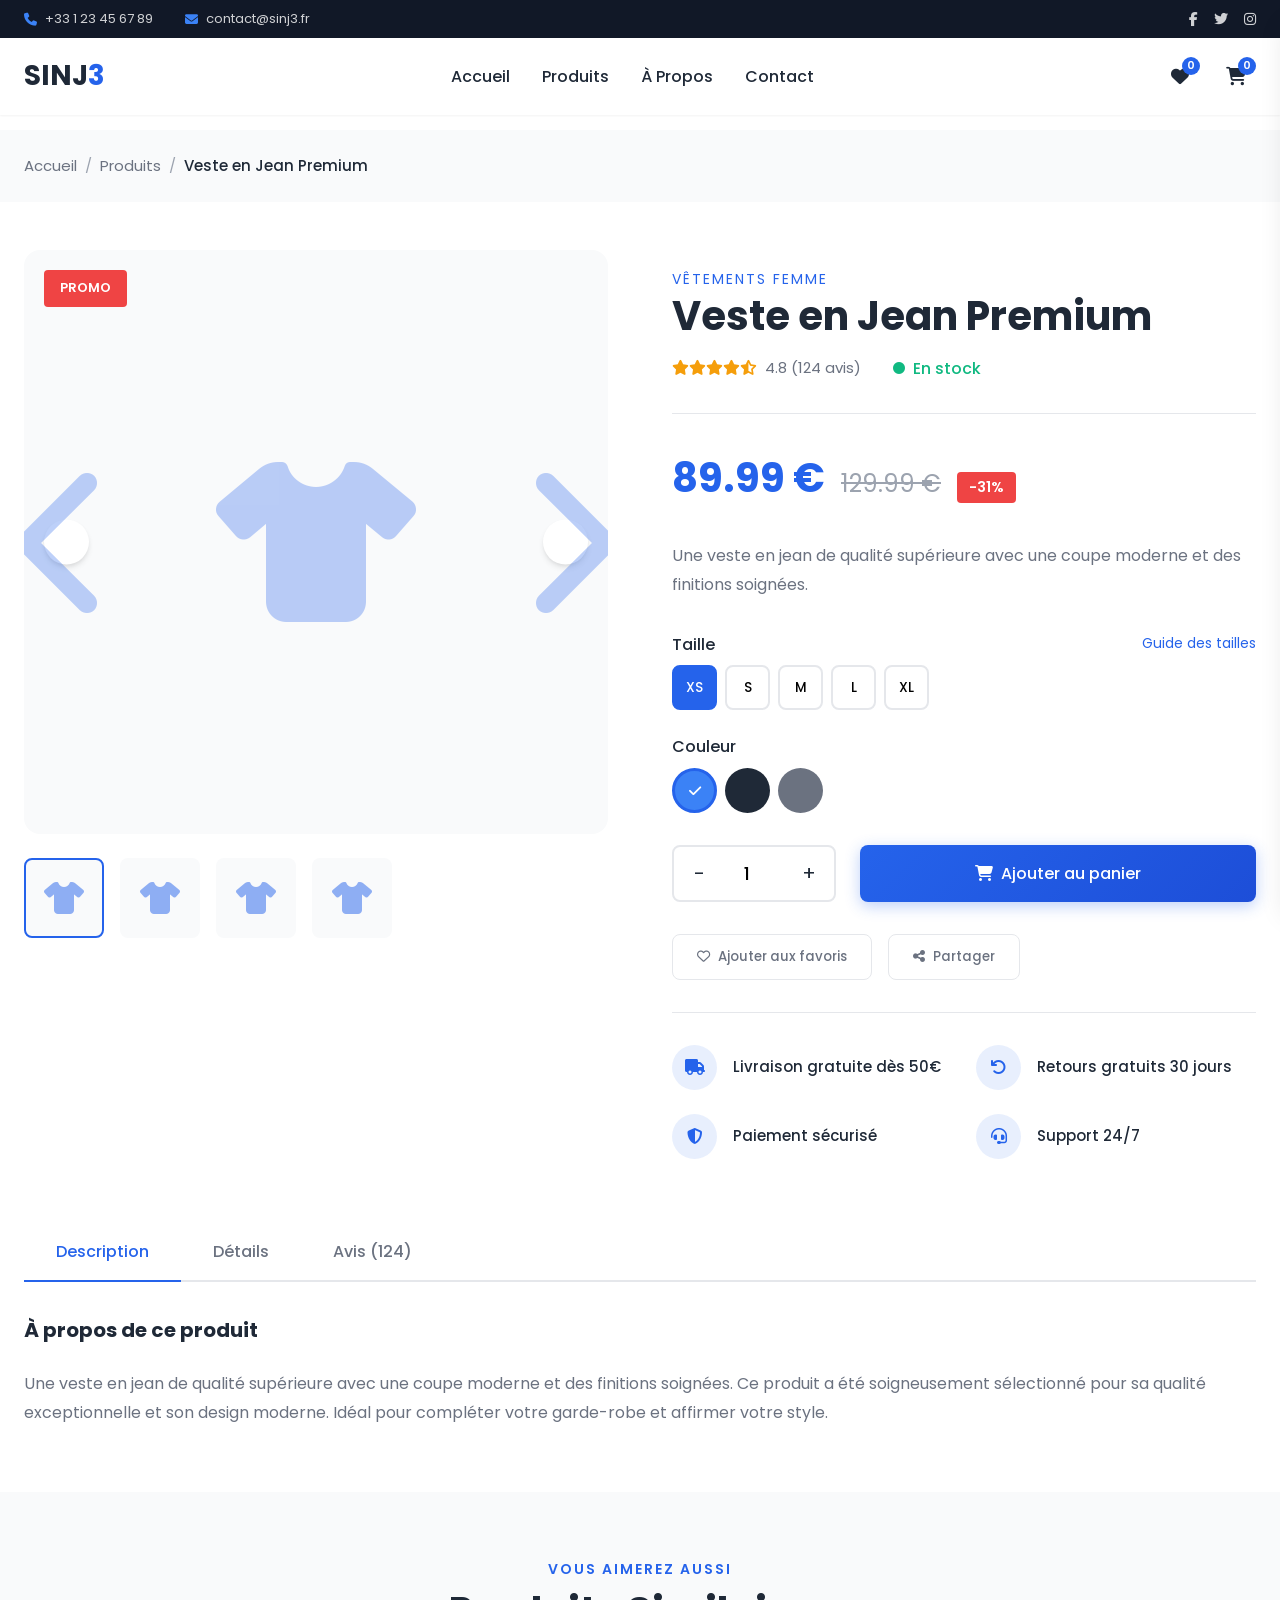
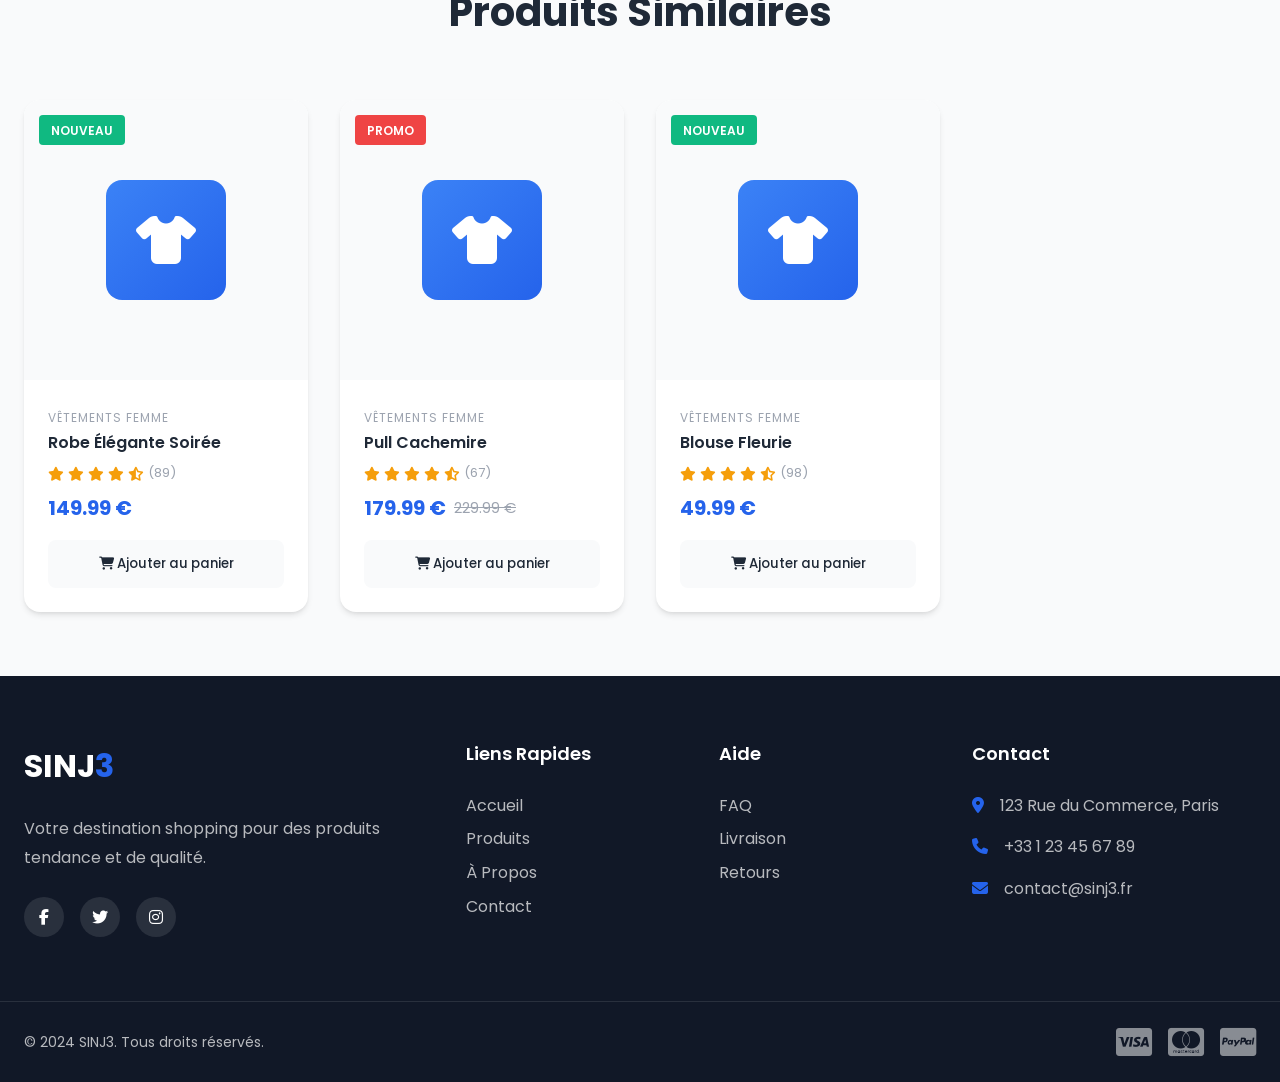
<file: product-detail.html>
<!DOCTYPE html>
<html lang="fr">
<head>
    <meta charset="UTF-8">
    <meta name="viewport" content="width=device-width, initial-scale=1.0">
    <title>Détail Produit - SINJ3</title>
    <link rel="stylesheet" href="css/style.css">
    <link rel="stylesheet" href="https://cdnjs.cloudflare.com/ajax/libs/font-awesome/6.4.0/css/all.min.css">
    <link href="https://fonts.googleapis.com/css2?family=Poppins:wght@300;400;500;600;700&display=swap" rel="stylesheet">
    <style>
        .product-detail-page {
            padding-top: 130px;
            min-height: 100vh;
        }
        
        .page-header-mini {
            background: var(--bg-secondary);
            padding: var(--spacing-lg) 0;
            margin-bottom: var(--spacing-2xl);
        }
        
        .breadcrumb {
            display: flex;
            align-items: center;
            gap: var(--spacing-sm);
            font-size: 0.9375rem;
        }
        
        .breadcrumb a {
            color: var(--text-secondary);
        }
        
        .breadcrumb a:hover {
            color: var(--primary-color);
        }
        
        .breadcrumb span {
            color: var(--text-light);
        }
        
        .breadcrumb .current {
            color: var(--text-primary);
            font-weight: 500;
        }
        
        .product-detail {
            display: grid;
            grid-template-columns: 1fr 1fr;
            gap: var(--spacing-3xl);
            margin-bottom: var(--spacing-3xl);
        }
        
        /* Product Gallery */
        .product-gallery {
            position: sticky;
            top: 150px;
            height: fit-content;
        }
        
        .gallery-main {
            position: relative;
            background: var(--bg-secondary);
            border-radius: var(--radius-lg);
            overflow: hidden;
            margin-bottom: var(--spacing-lg);
            aspect-ratio: 1;
            display: flex;
            align-items: center;
            justify-content: center;
        }
        
        .gallery-main i {
            font-size: 10rem;
            color: var(--primary-color);
            opacity: 0.3;
        }
        
        .gallery-badge {
            position: absolute;
            top: 20px;
            left: 20px;
            padding: 0.5rem 1rem;
            font-size: 0.8125rem;
            font-weight: 600;
            text-transform: uppercase;
            border-radius: var(--radius-sm);
            color: white;
        }
        
        .badge-new {
            background: var(--accent-color);
        }
        
        .badge-sale {
            background: var(--error-color);
        }
        
        .badge-hot {
            background: var(--secondary-color);
        }
        
        .gallery-nav {
            position: absolute;
            top: 50%;
            transform: translateY(-50%);
            width: 45px;
            height: 45px;
            background: var(--bg-primary);
            border-radius: var(--radius-full);
            display: flex;
            align-items: center;
            justify-content: center;
            color: var(--text-primary);
            box-shadow: var(--shadow-md);
            transition: var(--transition-fast);
            cursor: pointer;
        }
        
        .gallery-nav:hover {
            background: var(--primary-color);
            color: white;
        }
        
        .gallery-nav.prev {
            left: 20px;
        }
        
        .gallery-nav.next {
            right: 20px;
        }
        
        .gallery-thumbnails {
            display: flex;
            gap: var(--spacing-md);
        }
        
        .gallery-thumb {
            width: 80px;
            height: 80px;
            background: var(--bg-secondary);
            border-radius: var(--radius-md);
            display: flex;
            align-items: center;
            justify-content: center;
            border: 2px solid transparent;
            cursor: pointer;
            transition: var(--transition-fast);
        }
        
        .gallery-thumb.active,
        .gallery-thumb:hover {
            border-color: var(--primary-color);
        }
        
        .gallery-thumb i {
            font-size: 2rem;
            color: var(--primary-color);
            opacity: 0.5;
        }
        
        /* Product Info */
        .product-info-detail {
            padding-top: var(--spacing-md);
        }
        
        .product-category-detail {
            font-size: 0.875rem;
            color: var(--primary-color);
            text-transform: uppercase;
            letter-spacing: 2px;
            margin-bottom: var(--spacing-sm);
        }
        
        .product-title {
            font-size: 2.5rem;
            font-weight: 700;
            margin-bottom: var(--spacing-md);
            line-height: 1.2;
        }
        
        .product-meta {
            display: flex;
            align-items: center;
            gap: var(--spacing-xl);
            margin-bottom: var(--spacing-xl);
            padding-bottom: var(--spacing-xl);
            border-bottom: 1px solid var(--border-color);
        }
        
        .product-rating-detail {
            display: flex;
            align-items: center;
            gap: var(--spacing-sm);
        }
        
        .product-rating-detail .stars i {
            color: var(--secondary-color);
        }
        
        .product-rating-detail span {
            color: var(--text-secondary);
            font-size: 0.9375rem;
        }
        
        .product-stock {
            display: flex;
            align-items: center;
            gap: var(--spacing-sm);
            color: var(--accent-color);
            font-weight: 500;
        }
        
        .product-stock i {
            font-size: 0.75rem;
        }
        
        .product-price-detail {
            display: flex;
            align-items: baseline;
            gap: var(--spacing-md);
            margin-bottom: var(--spacing-xl);
        }
        
        .price-current {
            font-size: 2.5rem;
            font-weight: 700;
            color: var(--primary-color);
        }
        
        .price-original {
            font-size: 1.5rem;
            color: var(--text-light);
            text-decoration: line-through;
        }
        
        .price-discount {
            background: var(--error-color);
            color: white;
            padding: 0.25rem 0.75rem;
            border-radius: var(--radius-sm);
            font-size: 0.875rem;
            font-weight: 600;
        }
        
        .product-description {
            color: var(--text-secondary);
            line-height: 1.8;
            margin-bottom: var(--spacing-xl);
        }
        
        /* Product Options */
        .product-options {
            margin-bottom: var(--spacing-xl);
        }
        
        .option-group {
            margin-bottom: var(--spacing-lg);
        }
        
        .option-label {
            display: flex;
            justify-content: space-between;
            margin-bottom: var(--spacing-sm);
        }
        
        .option-label span {
            font-weight: 500;
        }
        
        .option-label a {
            color: var(--primary-color);
            font-size: 0.875rem;
        }
        
        .size-options,
        .color-options {
            display: flex;
            gap: var(--spacing-sm);
            flex-wrap: wrap;
        }
        
        .size-option {
            min-width: 45px;
            height: 45px;
            display: flex;
            align-items: center;
            justify-content: center;
            border: 2px solid var(--border-color);
            border-radius: var(--radius-md);
            font-weight: 500;
            cursor: pointer;
            transition: var(--transition-fast);
        }
        
        .size-option:hover,
        .size-option.selected {
            border-color: var(--primary-color);
            background: var(--primary-color);
            color: white;
        }
        
        .color-option {
            width: 45px;
            height: 45px;
            border-radius: var(--radius-full);
            cursor: pointer;
            border: 3px solid transparent;
            position: relative;
            transition: var(--transition-fast);
        }
        
        .color-option:hover,
        .color-option.selected {
            border-color: var(--primary-color);
        }
        
        .color-option.selected::after {
            content: '\f00c';
            font-family: 'Font Awesome 6 Free';
            font-weight: 900;
            position: absolute;
            top: 50%;
            left: 50%;
            transform: translate(-50%, -50%);
            color: white;
            font-size: 0.875rem;
        }
        
        /* Quantity & Add to Cart */
        .product-actions-detail {
            display: flex;
            gap: var(--spacing-lg);
            margin-bottom: var(--spacing-xl);
        }
        
        .quantity-selector {
            display: flex;
            align-items: center;
            border: 2px solid var(--border-color);
            border-radius: var(--radius-md);
            overflow: hidden;
        }
        
        .quantity-selector button {
            width: 50px;
            height: 50px;
            display: flex;
            align-items: center;
            justify-content: center;
            font-size: 1.25rem;
            color: var(--text-primary);
            transition: var(--transition-fast);
        }
        
        .quantity-selector button:hover {
            background: var(--bg-secondary);
            color: var(--primary-color);
        }
        
        .quantity-selector input {
            width: 60px;
            height: 50px;
            text-align: center;
            border: none;
            font-size: 1.125rem;
            font-weight: 500;
        }
        
        .add-to-cart-detail {
            flex: 1;
        }
        
        .secondary-actions {
            display: flex;
            gap: var(--spacing-md);
            margin-bottom: var(--spacing-xl);
            padding-bottom: var(--spacing-xl);
            border-bottom: 1px solid var(--border-color);
        }
        
        .secondary-btn {
            display: flex;
            align-items: center;
            gap: var(--spacing-sm);
            padding: 0.75rem 1.5rem;
            border: 1px solid var(--border-color);
            border-radius: var(--radius-md);
            color: var(--text-secondary);
            font-weight: 500;
            transition: var(--transition-fast);
        }
        
        .secondary-btn:hover {
            border-color: var(--primary-color);
            color: var(--primary-color);
        }
        
        /* Product Features */
        .product-features {
            display: grid;
            grid-template-columns: repeat(2, 1fr);
            gap: var(--spacing-lg);
        }
        
        .feature-item {
            display: flex;
            align-items: center;
            gap: var(--spacing-md);
        }
        
        .feature-item i {
            width: 45px;
            height: 45px;
            background: rgba(37, 99, 235, 0.1);
            border-radius: var(--radius-full);
            display: flex;
            align-items: center;
            justify-content: center;
            color: var(--primary-color);
        }
        
        .feature-item span {
            font-size: 0.9375rem;
            font-weight: 500;
        }
        
        /* Product Tabs */
        .product-tabs-section {
            margin-bottom: var(--spacing-3xl);
        }
        
        .tabs-header {
            display: flex;
            border-bottom: 2px solid var(--border-color);
            margin-bottom: var(--spacing-xl);
        }
        
        .tab-btn-detail {
            padding: 1rem 2rem;
            font-size: 1rem;
            font-weight: 500;
            color: var(--text-secondary);
            border-bottom: 2px solid transparent;
            margin-bottom: -2px;
            transition: var(--transition-fast);
        }
        
        .tab-btn-detail:hover {
            color: var(--primary-color);
        }
        
        .tab-btn-detail.active {
            color: var(--primary-color);
            border-color: var(--primary-color);
        }
        
        .tab-content {
            display: none;
        }
        
        .tab-content.active {
            display: block;
        }
        
        .tab-content h3 {
            font-size: 1.25rem;
            margin-bottom: var(--spacing-lg);
        }
        
        .tab-content p {
            color: var(--text-secondary);
            line-height: 1.8;
            margin-bottom: var(--spacing-md);
        }
        
        .tab-content ul {
            list-style: disc;
            padding-left: var(--spacing-xl);
            color: var(--text-secondary);
            line-height: 2;
        }
        
        /* Reviews */
        .reviews-summary {
            display: flex;
            gap: var(--spacing-3xl);
            margin-bottom: var(--spacing-2xl);
        }
        
        .rating-overview {
            text-align: center;
        }
        
        .rating-number {
            font-size: 4rem;
            font-weight: 700;
            color: var(--primary-color);
            line-height: 1;
        }
        
        .rating-stars {
            margin: var(--spacing-sm) 0;
        }
        
        .rating-stars i {
            color: var(--secondary-color);
            font-size: 1.25rem;
        }
        
        .rating-count {
            color: var(--text-secondary);
        }
        
        .rating-bars {
            flex: 1;
        }
        
        .rating-bar {
            display: flex;
            align-items: center;
            gap: var(--spacing-md);
            margin-bottom: var(--spacing-sm);
        }
        
        .rating-bar span {
            width: 80px;
            font-size: 0.875rem;
        }
        
        .bar-track {
            flex: 1;
            height: 8px;
            background: var(--bg-secondary);
            border-radius: var(--radius-full);
            overflow: hidden;
        }
        
        .bar-fill {
            height: 100%;
            background: var(--secondary-color);
            border-radius: var(--radius-full);
        }
        
        .review-list {
            display: flex;
            flex-direction: column;
            gap: var(--spacing-xl);
        }
        
        .review-item {
            padding: var(--spacing-xl);
            background: var(--bg-secondary);
            border-radius: var(--radius-lg);
        }
        
        .review-header {
            display: flex;
            justify-content: space-between;
            margin-bottom: var(--spacing-md);
        }
        
        .review-author {
            display: flex;
            align-items: center;
            gap: var(--spacing-md);
        }
        
        .review-avatar {
            width: 50px;
            height: 50px;
            background: var(--primary-color);
            border-radius: var(--radius-full);
            display: flex;
            align-items: center;
            justify-content: center;
            color: white;
            font-weight: 600;
        }
        
        .review-author h4 {
            font-size: 1rem;
            margin-bottom: var(--spacing-xs);
        }
        
        .review-date {
            font-size: 0.8125rem;
            color: var(--text-light);
        }
        
        .review-rating i {
            color: var(--secondary-color);
        }
        
        .review-content {
            color: var(--text-secondary);
            line-height: 1.8;
        }
        
        /* Related Products */
        .related-section {
            padding: var(--spacing-3xl) 0;
            background: var(--bg-secondary);
        }
        
        @media (max-width: 992px) {
            .product-detail {
                grid-template-columns: 1fr;
            }
            
            .product-gallery {
                position: static;
            }
            
            .product-title {
                font-size: 2rem;
            }
            
            .price-current {
                font-size: 2rem;
            }
        }
        
        @media (max-width: 576px) {
            .product-actions-detail {
                flex-direction: column;
            }
            
            .quantity-selector {
                justify-content: center;
            }
            
            .product-features {
                grid-template-columns: 1fr;
            }
            
            .reviews-summary {
                flex-direction: column;
            }
            
            .secondary-actions {
                flex-wrap: wrap;
            }
        }
    </style>
</head>
<body>
    <!-- Header -->
    <header class="header">
        <div class="top-bar">
            <div class="container">
                <div class="top-bar-content">
                    <div class="contact-info">
                        <span><i class="fas fa-phone"></i> +33 1 23 45 67 89</span>
                        <span><i class="fas fa-envelope"></i> contact@sinj3.fr</span>
                    </div>
                    <div class="social-links">
                        <a href="#"><i class="fab fa-facebook-f"></i></a>
                        <a href="#"><i class="fab fa-twitter"></i></a>
                        <a href="#"><i class="fab fa-instagram"></i></a>
                    </div>
                </div>
            </div>
        </div>
        <nav class="navbar">
            <div class="container">
                <div class="nav-content">
                    <a href="index.html" class="logo">
                        <span class="logo-text">SINJ<span class="logo-accent">3</span></span>
                    </a>
                    <ul class="nav-links">
                        <li><a href="index.html">Accueil</a></li>
                        <li><a href="products.html">Produits</a></li>
                        <li><a href="about.html">À Propos</a></li>
                        <li><a href="contact.html">Contact</a></li>
                    </ul>
                    <div class="nav-actions">
                        <a href="#" class="nav-icon" id="wishlist-btn">
                            <i class="fas fa-heart"></i>
                            <span class="badge">0</span>
                        </a>
                        <a href="cart.html" class="nav-icon" id="cart-btn">
                            <i class="fas fa-shopping-cart"></i>
                            <span class="badge" id="cart-count">0</span>
                        </a>
                    </div>
                    <button class="mobile-menu-btn" id="mobile-menu-btn">
                        <i class="fas fa-bars"></i>
                    </button>
                </div>
            </div>
        </nav>
    </header>

    <main class="product-detail-page">
        <!-- Breadcrumb -->
        <div class="page-header-mini">
            <div class="container">
                <nav class="breadcrumb">
                    <a href="index.html">Accueil</a>
                    <span>/</span>
                    <a href="products.html">Produits</a>
                    <span>/</span>
                    <span class="current" id="breadcrumb-product">Chargement...</span>
                </nav>
            </div>
        </div>

        <div class="container">
            <!-- Product Detail -->
            <div class="product-detail" id="product-detail">
                <!-- Content will be loaded dynamically -->
            </div>

            <!-- Product Tabs -->
            <section class="product-tabs-section">
                <div class="tabs-header">
                    <button class="tab-btn-detail active" data-tab="description">Description</button>
                    <button class="tab-btn-detail" data-tab="details">Détails</button>
                    <button class="tab-btn-detail" data-tab="reviews">Avis (0)</button>
                </div>
                <div class="tab-content active" id="tab-description">
                    <h3>À propos de ce produit</h3>
                    <p id="product-long-description">Chargement...</p>
                </div>
                <div class="tab-content" id="tab-details">
                    <h3>Caractéristiques</h3>
                    <ul id="product-details-list">
                        <li>Matière : 100% coton de qualité supérieure</li>
                        <li>Entretien : Lavage en machine à 30°C</li>
                        <li>Coupe : Ajustée</li>
                        <li>Origine : Fabriqué en Europe</li>
                        <li>Certification : OEKO-TEX Standard 100</li>
                    </ul>
                </div>
                <div class="tab-content" id="tab-reviews">
                    <div class="reviews-summary">
                        <div class="rating-overview">
                            <div class="rating-number">4.8</div>
                            <div class="rating-stars">
                                <i class="fas fa-star"></i>
                                <i class="fas fa-star"></i>
                                <i class="fas fa-star"></i>
                                <i class="fas fa-star"></i>
                                <i class="fas fa-star-half-alt"></i>
                            </div>
                            <div class="rating-count">Basé sur 124 avis</div>
                        </div>
                        <div class="rating-bars">
                            <div class="rating-bar">
                                <span>5 étoiles</span>
                                <div class="bar-track"><div class="bar-fill" style="width: 80%;"></div></div>
                                <span>80%</span>
                            </div>
                            <div class="rating-bar">
                                <span>4 étoiles</span>
                                <div class="bar-track"><div class="bar-fill" style="width: 15%;"></div></div>
                                <span>15%</span>
                            </div>
                            <div class="rating-bar">
                                <span>3 étoiles</span>
                                <div class="bar-track"><div class="bar-fill" style="width: 3%;"></div></div>
                                <span>3%</span>
                            </div>
                            <div class="rating-bar">
                                <span>2 étoiles</span>
                                <div class="bar-track"><div class="bar-fill" style="width: 1%;"></div></div>
                                <span>1%</span>
                            </div>
                            <div class="rating-bar">
                                <span>1 étoile</span>
                                <div class="bar-track"><div class="bar-fill" style="width: 1%;"></div></div>
                                <span>1%</span>
                            </div>
                        </div>
                    </div>
                    <div class="review-list">
                        <div class="review-item">
                            <div class="review-header">
                                <div class="review-author">
                                    <div class="review-avatar">MD</div>
                                    <div>
                                        <h4>Marie Dupont</h4>
                                        <span class="review-date">Il y a 2 jours</span>
                                    </div>
                                </div>
                                <div class="review-rating">
                                    <i class="fas fa-star"></i>
                                    <i class="fas fa-star"></i>
                                    <i class="fas fa-star"></i>
                                    <i class="fas fa-star"></i>
                                    <i class="fas fa-star"></i>
                                </div>
                            </div>
                            <p class="review-content">Excellent produit ! La qualité est au rendez-vous et la livraison a été très rapide. Je recommande vivement.</p>
                        </div>
                        <div class="review-item">
                            <div class="review-header">
                                <div class="review-author">
                                    <div class="review-avatar">JM</div>
                                    <div>
                                        <h4>Jean Martin</h4>
                                        <span class="review-date">Il y a 1 semaine</span>
                                    </div>
                                </div>
                                <div class="review-rating">
                                    <i class="fas fa-star"></i>
                                    <i class="fas fa-star"></i>
                                    <i class="fas fa-star"></i>
                                    <i class="fas fa-star"></i>
                                    <i class="far fa-star"></i>
                                </div>
                            </div>
                            <p class="review-content">Très bon rapport qualité-prix. Le produit correspond parfaitement à la description. Seul petit bémol : le délai de livraison un peu long.</p>
                        </div>
                    </div>
                </div>
            </section>
        </div>

        <!-- Related Products -->
        <section class="related-section">
            <div class="container">
                <div class="section-header">
                    <span class="section-subtitle">Vous aimerez aussi</span>
                    <h2 class="section-title">Produits Similaires</h2>
                </div>
                <div class="products-grid" id="related-products">
                    <!-- Will be loaded dynamically -->
                </div>
            </div>
        </section>
    </main>

    <!-- Footer -->
    <footer class="footer">
        <div class="footer-top">
            <div class="container">
                <div class="footer-grid">
                    <div class="footer-col">
                        <a href="index.html" class="footer-logo">
                            <span class="logo-text">SINJ<span class="logo-accent">3</span></span>
                        </a>
                        <p class="footer-description">Votre destination shopping pour des produits tendance et de qualité.</p>
                        <div class="footer-social">
                            <a href="#"><i class="fab fa-facebook-f"></i></a>
                            <a href="#"><i class="fab fa-twitter"></i></a>
                            <a href="#"><i class="fab fa-instagram"></i></a>
                        </div>
                    </div>
                    <div class="footer-col">
                        <h3>Liens Rapides</h3>
                        <ul class="footer-links">
                            <li><a href="index.html">Accueil</a></li>
                            <li><a href="products.html">Produits</a></li>
                            <li><a href="about.html">À Propos</a></li>
                            <li><a href="contact.html">Contact</a></li>
                        </ul>
                    </div>
                    <div class="footer-col">
                        <h3>Aide</h3>
                        <ul class="footer-links">
                            <li><a href="#">FAQ</a></li>
                            <li><a href="#">Livraison</a></li>
                            <li><a href="#">Retours</a></li>
                        </ul>
                    </div>
                    <div class="footer-col">
                        <h3>Contact</h3>
                        <ul class="footer-contact">
                            <li>
                                <i class="fas fa-map-marker-alt"></i>
                                <span>123 Rue du Commerce, Paris</span>
                            </li>
                            <li>
                                <i class="fas fa-phone"></i>
                                <span>+33 1 23 45 67 89</span>
                            </li>
                            <li>
                                <i class="fas fa-envelope"></i>
                                <span>contact@sinj3.fr</span>
                            </li>
                        </ul>
                    </div>
                </div>
            </div>
        </div>
        <div class="footer-bottom">
            <div class="container">
                <div class="footer-bottom-content">
                    <p>&copy; 2024 SINJ3. Tous droits réservés.</p>
                    <div class="payment-methods">
                        <i class="fab fa-cc-visa"></i>
                        <i class="fab fa-cc-mastercard"></i>
                        <i class="fab fa-cc-paypal"></i>
                    </div>
                </div>
            </div>
        </div>
    </footer>

    <!-- Cart Sidebar -->
    <div class="cart-sidebar" id="cart-sidebar">
        <div class="cart-header">
            <h3>Mon Panier</h3>
            <button class="cart-close" id="cart-close">&times;</button>
        </div>
        <div class="cart-items" id="cart-items"></div>
        <div class="cart-footer">
            <div class="cart-total">
                <span>Total:</span>
                <span id="cart-total">0.00 €</span>
            </div>
            <a href="cart.html" class="btn btn-primary btn-block">Voir le Panier</a>
            <a href="checkout.html" class="btn btn-outline btn-block">Commander</a>
        </div>
    </div>
    <div class="cart-overlay" id="cart-overlay"></div>

    <!-- Back to Top -->
    <button class="back-to-top" id="back-to-top">
        <i class="fas fa-arrow-up"></i>
    </button>

    <script src="js/data.js"></script>
    <script src="js/main.js"></script>
    <script>
        document.addEventListener('DOMContentLoaded', function() {
            const urlParams = new URLSearchParams(window.location.search);
            const productId = parseInt(urlParams.get('id')) || 1;
            
            loadProductDetail(productId);
            loadRelatedProducts(productId);
            initTabs();
        });
        
        function loadProductDetail(productId) {
            const product = getProductById(productId);
            if (!product) {
                window.location.href = 'products.html';
                return;
            }
            
            document.title = `${product.name} - SINJ3`;
            document.getElementById('breadcrumb-product').textContent = product.name;
            
            const badgeClass = product.badge ? `badge-${product.badge}` : '';
            const badgeText = product.badge === 'new' ? 'Nouveau' : 
                              product.badge === 'sale' ? 'Promo' : 
                              product.badge === 'hot' ? 'Tendance' : '';
            
            const discount = product.originalPrice ? 
                Math.round((1 - product.price / product.originalPrice) * 100) : 0;
            
            const productDetail = document.getElementById('product-detail');
            productDetail.innerHTML = `
                <div class="product-gallery">
                    <div class="gallery-main">
                        ${product.badge ? `<span class="gallery-badge ${badgeClass}">${badgeText}</span>` : ''}
                        <i class="fas fa-tshirt"></i>
                        <button class="gallery-nav prev"><i class="fas fa-chevron-left"></i></button>
                        <button class="gallery-nav next"><i class="fas fa-chevron-right"></i></button>
                    </div>
                    <div class="gallery-thumbnails">
                        <div class="gallery-thumb active"><i class="fas fa-tshirt"></i></div>
                        <div class="gallery-thumb"><i class="fas fa-tshirt"></i></div>
                        <div class="gallery-thumb"><i class="fas fa-tshirt"></i></div>
                        <div class="gallery-thumb"><i class="fas fa-tshirt"></i></div>
                    </div>
                </div>
                
                <div class="product-info-detail">
                    <span class="product-category-detail">${product.category}</span>
                    <h1 class="product-title">${product.name}</h1>
                    
                    <div class="product-meta">
                        <div class="product-rating-detail">
                            <span class="stars">
                                ${generateStars(product.rating)}
                            </span>
                            <span>${product.rating} (${product.reviews} avis)</span>
                        </div>
                        <div class="product-stock">
                            <i class="fas fa-circle"></i>
                            <span>En stock</span>
                        </div>
                    </div>
                    
                    <div class="product-price-detail">
                        <span class="price-current">${product.price.toFixed(2)} €</span>
                        ${product.originalPrice ? `
                            <span class="price-original">${product.originalPrice.toFixed(2)} €</span>
                            <span class="price-discount">-${discount}%</span>
                        ` : ''}
                    </div>
                    
                    <p class="product-description">${product.description}</p>
                    
                    <div class="product-options">
                        <div class="option-group">
                            <div class="option-label">
                                <span>Taille</span>
                                <a href="#">Guide des tailles</a>
                            </div>
                            <div class="size-options">
                                ${product.sizes.map((size, i) => `
                                    <button class="size-option ${i === 0 ? 'selected' : ''}">${size}</button>
                                `).join('')}
                            </div>
                        </div>
                        
                        <div class="option-group">
                            <div class="option-label">
                                <span>Couleur</span>
                            </div>
                            <div class="color-options">
                                ${product.colors.map((color, i) => {
                                    const colorMap = {
                                        'Bleu': '#3b82f6',
                                        'Noir': '#1f2937',
                                        'Gris': '#6b7280',
                                        'Rouge': '#ef4444',
                                        'Blanc': '#f3f4f6',
                                        'Rose': '#f472b6',
                                        'Marron': '#92400e',
                                        'Beige': '#d4c5a9',
                                        'Crème': '#fef3c7',
                                        'Bordeaux': '#7c2d12',
                                        'Bleu Foncé': '#1e3a8a',
                                        'Bleu Clair': '#93c5fd',
                                        'Bleu Marine': '#1e3a5f',
                                        'Or': '#fbbf24',
                                        'Or Rose': '#f9a8d4',
                                        'Argent': '#9ca3af',
                                        'Écaille': '#92400e',
                                        'Transparent': 'rgba(0,0,0,0.1)'
                                    };
                                    const bgColor = colorMap[color] || '#6b7280';
                                    return `<button class="color-option ${i === 0 ? 'selected' : ''}" style="background: ${bgColor};" title="${color}"></button>`;
                                }).join('')}
                            </div>
                        </div>
                    </div>
                    
                    <div class="product-actions-detail">
                        <div class="quantity-selector">
                            <button type="button" id="qty-minus">-</button>
                            <input type="number" value="1" min="1" max="10" id="product-qty">
                            <button type="button" id="qty-plus">+</button>
                        </div>
                        <button class="btn btn-primary btn-lg add-to-cart-detail" onclick="addProductToCart(${product.id})">
                            <i class="fas fa-shopping-cart"></i> Ajouter au panier
                        </button>
                    </div>
                    
                    <div class="secondary-actions">
                        <button class="secondary-btn" onclick="toggleWishlist(${product.id})">
                            <i class="${wishlist.includes(product.id) ? 'fas' : 'far'} fa-heart"></i>
                            Ajouter aux favoris
                        </button>
                        <button class="secondary-btn">
                            <i class="fas fa-share-alt"></i>
                            Partager
                        </button>
                    </div>
                    
                    <div class="product-features">
                        <div class="feature-item">
                            <i class="fas fa-truck"></i>
                            <span>Livraison gratuite dès 50€</span>
                        </div>
                        <div class="feature-item">
                            <i class="fas fa-undo"></i>
                            <span>Retours gratuits 30 jours</span>
                        </div>
                        <div class="feature-item">
                            <i class="fas fa-shield-alt"></i>
                            <span>Paiement sécurisé</span>
                        </div>
                        <div class="feature-item">
                            <i class="fas fa-headset"></i>
                            <span>Support 24/7</span>
                        </div>
                    </div>
                </div>
            `;
            
            // Update description tab
            document.getElementById('product-long-description').textContent = product.description + ' Ce produit a été soigneusement sélectionné pour sa qualité exceptionnelle et son design moderne. Idéal pour compléter votre garde-robe et affirmer votre style.';
            
            // Update reviews count
            document.querySelector('[data-tab="reviews"]').textContent = `Avis (${product.reviews})`;
            
            // Initialize interactions
            initProductInteractions();
        }
        
        function initProductInteractions() {
            // Quantity selector
            const qtyInput = document.getElementById('product-qty');
            const qtyMinus = document.getElementById('qty-minus');
            const qtyPlus = document.getElementById('qty-plus');
            
            if (qtyMinus && qtyPlus && qtyInput) {
                qtyMinus.addEventListener('click', () => {
                    if (qtyInput.value > 1) qtyInput.value--;
                });
                
                qtyPlus.addEventListener('click', () => {
                    if (qtyInput.value < 10) qtyInput.value++;
                });
            }
            
            // Size options
            document.querySelectorAll('.size-option').forEach(btn => {
                btn.addEventListener('click', function() {
                    document.querySelectorAll('.size-option').forEach(b => b.classList.remove('selected'));
                    this.classList.add('selected');
                });
            });
            
            // Color options
            document.querySelectorAll('.color-option').forEach(btn => {
                btn.addEventListener('click', function() {
                    document.querySelectorAll('.color-option').forEach(b => b.classList.remove('selected'));
                    this.classList.add('selected');
                });
            });
            
            // Thumbnails
            document.querySelectorAll('.gallery-thumb').forEach(thumb => {
                thumb.addEventListener('click', function() {
                    document.querySelectorAll('.gallery-thumb').forEach(t => t.classList.remove('active'));
                    this.classList.add('active');
                });
            });
        }
        
        function addProductToCart(productId) {
            const qtyInput = document.getElementById('product-qty');
            const qty = parseInt(qtyInput?.value) || 1;
            addToCart(productId, qty);
        }
        
        function loadRelatedProducts(currentProductId) {
            const currentProduct = getProductById(currentProductId);
            if (!currentProduct) return;
            
            const relatedProducts = products
                .filter(p => p.id !== currentProductId && p.categorySlug === currentProduct.categorySlug)
                .slice(0, 4);
            
            const container = document.getElementById('related-products');
            if (relatedProducts.length === 0) {
                // Show random products if no related ones
                const randomProducts = products.filter(p => p.id !== currentProductId).slice(0, 4);
                container.innerHTML = randomProducts.map(p => createProductCard(p)).join('');
            } else {
                container.innerHTML = relatedProducts.map(p => createProductCard(p)).join('');
            }
        }
        
        function initTabs() {
            const tabBtns = document.querySelectorAll('.tab-btn-detail');
            
            tabBtns.forEach(btn => {
                btn.addEventListener('click', function() {
                    const tabId = this.dataset.tab;
                    
                    tabBtns.forEach(b => b.classList.remove('active'));
                    document.querySelectorAll('.tab-content').forEach(c => c.classList.remove('active'));
                    
                    this.classList.add('active');
                    document.getElementById(`tab-${tabId}`).classList.add('active');
                });
            });
        }
    </script>
</body>
</html>
</file>
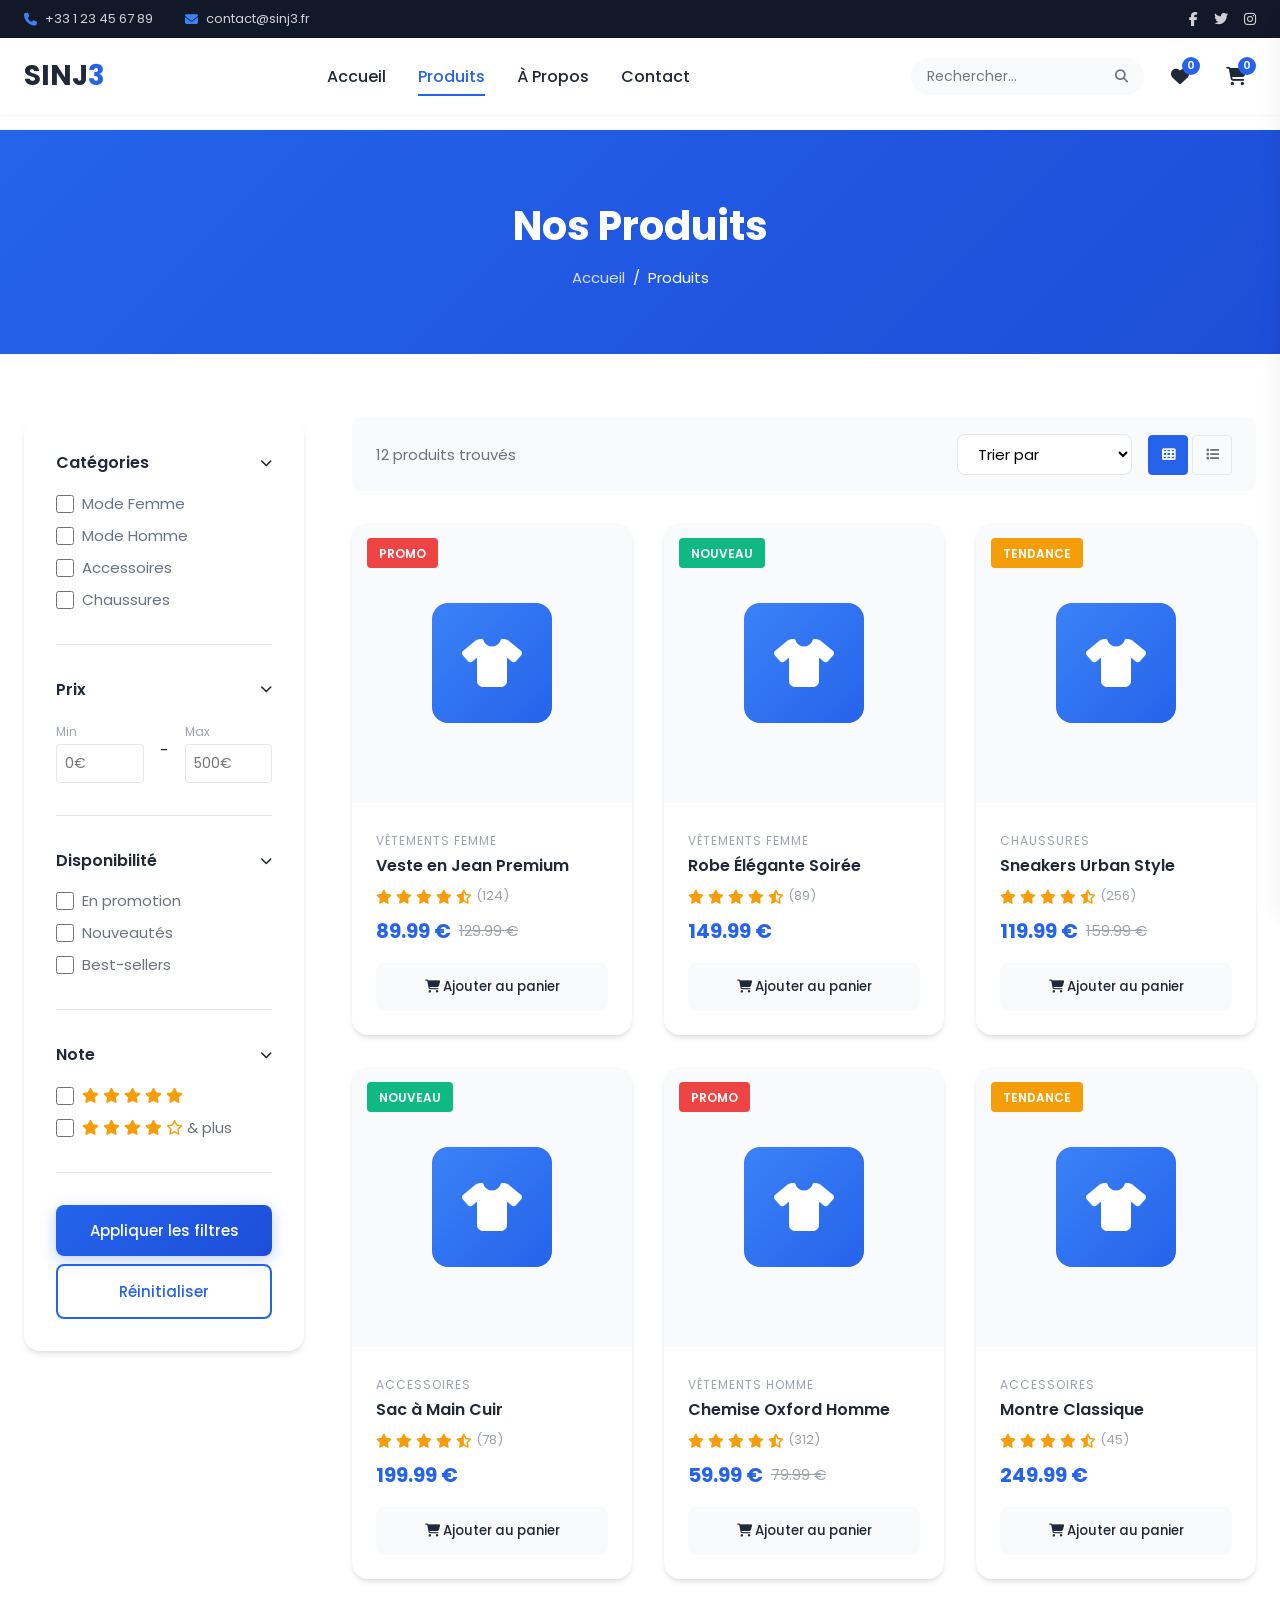
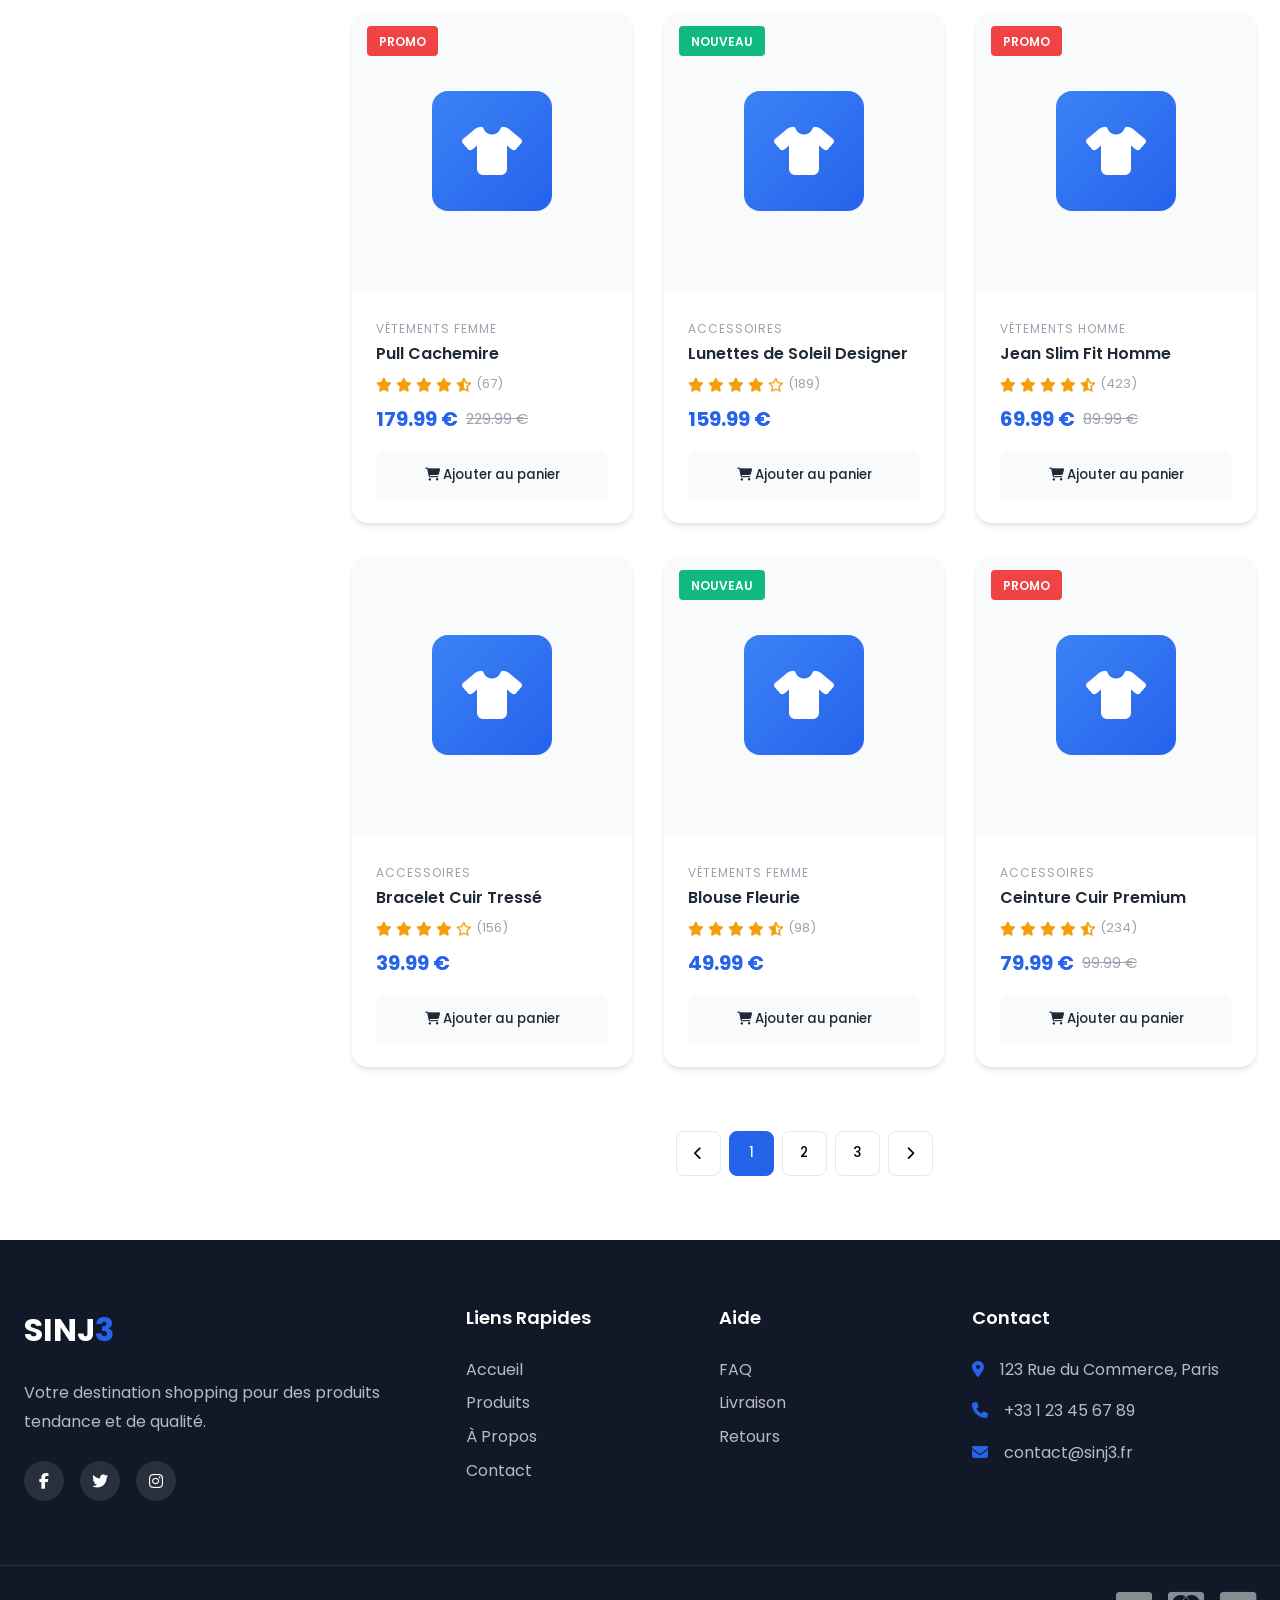
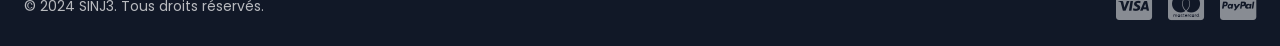
<file: products.html>
<!DOCTYPE html>
<html lang="fr">
<head>
    <meta charset="UTF-8">
    <meta name="viewport" content="width=device-width, initial-scale=1.0">
    <title>Nos Produits - SINJ3</title>
    <link rel="stylesheet" href="css/style.css">
    <link rel="stylesheet" href="https://cdnjs.cloudflare.com/ajax/libs/font-awesome/6.4.0/css/all.min.css">
    <link href="https://fonts.googleapis.com/css2?family=Poppins:wght@300;400;500;600;700&display=swap" rel="stylesheet">
    <style>
        .products-page {
            padding-top: 130px;
            min-height: 100vh;
        }
        
        .page-header {
            background: linear-gradient(135deg, var(--primary-color), var(--primary-dark));
            padding: var(--spacing-3xl) 0;
            text-align: center;
            color: white;
            margin-bottom: var(--spacing-3xl);
        }
        
        .page-header h1 {
            font-size: 2.5rem;
            margin-bottom: var(--spacing-sm);
        }
        
        .breadcrumb {
            display: flex;
            justify-content: center;
            gap: var(--spacing-sm);
            font-size: 0.9375rem;
        }
        
        .breadcrumb a {
            color: rgba(255, 255, 255, 0.8);
        }
        
        .breadcrumb a:hover {
            color: white;
        }
        
        .products-layout {
            display: grid;
            grid-template-columns: 280px 1fr;
            gap: var(--spacing-2xl);
            margin-bottom: var(--spacing-3xl);
        }
        
        .filters-sidebar {
            background: var(--bg-primary);
            border-radius: var(--radius-lg);
            padding: var(--spacing-xl);
            box-shadow: var(--shadow-md);
            height: fit-content;
            position: sticky;
            top: 150px;
        }
        
        .filter-group {
            margin-bottom: var(--spacing-xl);
            padding-bottom: var(--spacing-xl);
            border-bottom: 1px solid var(--border-color);
        }
        
        .filter-group:last-child {
            border-bottom: none;
            margin-bottom: 0;
            padding-bottom: 0;
        }
        
        .filter-group h3 {
            font-size: 1rem;
            font-weight: 600;
            margin-bottom: var(--spacing-md);
            display: flex;
            justify-content: space-between;
            align-items: center;
            cursor: pointer;
        }
        
        .filter-group h3 i {
            font-size: 0.75rem;
            transition: var(--transition-fast);
        }
        
        .filter-options {
            display: flex;
            flex-direction: column;
            gap: var(--spacing-sm);
        }
        
        .filter-option {
            display: flex;
            align-items: center;
            gap: var(--spacing-sm);
            cursor: pointer;
        }
        
        .filter-option input[type="checkbox"] {
            width: 18px;
            height: 18px;
            accent-color: var(--primary-color);
        }
        
        .filter-option label {
            font-size: 0.9375rem;
            color: var(--text-secondary);
            cursor: pointer;
        }
        
        .price-range {
            display: flex;
            gap: var(--spacing-md);
            align-items: center;
        }
        
        .price-input {
            flex: 1;
        }
        
        .price-input input {
            width: 100%;
            padding: 0.5rem;
            border: 1px solid var(--border-color);
            border-radius: var(--radius-sm);
            font-size: 0.875rem;
        }
        
        .price-input label {
            font-size: 0.75rem;
            color: var(--text-light);
        }
        
        .products-content {
            min-width: 0;
        }
        
        .products-toolbar {
            display: flex;
            justify-content: space-between;
            align-items: center;
            margin-bottom: var(--spacing-xl);
            padding: var(--spacing-md) var(--spacing-lg);
            background: var(--bg-secondary);
            border-radius: var(--radius-md);
        }
        
        .results-count {
            font-size: 0.9375rem;
            color: var(--text-secondary);
        }
        
        .toolbar-actions {
            display: flex;
            gap: var(--spacing-md);
            align-items: center;
        }
        
        .sort-select {
            padding: 0.5rem 1rem;
            border: 1px solid var(--border-color);
            border-radius: var(--radius-md);
            font-size: 0.9375rem;
            background: var(--bg-primary);
            cursor: pointer;
        }
        
        .view-toggle {
            display: flex;
            gap: var(--spacing-xs);
        }
        
        .view-btn {
            width: 40px;
            height: 40px;
            display: flex;
            align-items: center;
            justify-content: center;
            border: 1px solid var(--border-color);
            border-radius: var(--radius-sm);
            color: var(--text-secondary);
            transition: var(--transition-fast);
        }
        
        .view-btn:hover,
        .view-btn.active {
            background: var(--primary-color);
            color: white;
            border-color: var(--primary-color);
        }
        
        .all-products-grid {
            display: grid;
            grid-template-columns: repeat(3, 1fr);
            gap: var(--spacing-xl);
        }
        
        .all-products-grid.list-view {
            grid-template-columns: 1fr;
        }
        
        .all-products-grid.list-view .product-card {
            display: grid;
            grid-template-columns: 250px 1fr;
        }
        
        .all-products-grid.list-view .product-image {
            height: 200px;
        }
        
        .pagination {
            display: flex;
            justify-content: center;
            gap: var(--spacing-sm);
            margin-top: var(--spacing-3xl);
        }
        
        .page-btn {
            width: 45px;
            height: 45px;
            display: flex;
            align-items: center;
            justify-content: center;
            border: 1px solid var(--border-color);
            border-radius: var(--radius-md);
            font-weight: 500;
            transition: var(--transition-fast);
        }
        
        .page-btn:hover,
        .page-btn.active {
            background: var(--primary-color);
            color: white;
            border-color: var(--primary-color);
        }
        
        .mobile-filter-btn {
            display: none;
            width: 100%;
            padding: 1rem;
            background: var(--primary-color);
            color: white;
            border-radius: var(--radius-md);
            font-weight: 500;
            margin-bottom: var(--spacing-lg);
        }
        
        @media (max-width: 992px) {
            .products-layout {
                grid-template-columns: 1fr;
            }
            
            .filters-sidebar {
                display: none;
                position: fixed;
                top: 0;
                left: 0;
                right: 0;
                bottom: 0;
                z-index: 2000;
                border-radius: 0;
                overflow-y: auto;
                padding-top: 60px;
            }
            
            .filters-sidebar.active {
                display: block;
            }
            
            .mobile-filter-btn {
                display: flex;
                align-items: center;
                justify-content: center;
                gap: var(--spacing-sm);
            }
            
            .all-products-grid {
                grid-template-columns: repeat(2, 1fr);
            }
        }
        
        @media (max-width: 576px) {
            .all-products-grid {
                grid-template-columns: 1fr;
            }
            
            .products-toolbar {
                flex-direction: column;
                gap: var(--spacing-md);
                align-items: stretch;
            }
            
            .toolbar-actions {
                justify-content: space-between;
            }
        }
    </style>
</head>
<body>
    <!-- Header -->
    <header class="header">
        <div class="top-bar">
            <div class="container">
                <div class="top-bar-content">
                    <div class="contact-info">
                        <span><i class="fas fa-phone"></i> +33 1 23 45 67 89</span>
                        <span><i class="fas fa-envelope"></i> contact@sinj3.fr</span>
                    </div>
                    <div class="social-links">
                        <a href="#"><i class="fab fa-facebook-f"></i></a>
                        <a href="#"><i class="fab fa-twitter"></i></a>
                        <a href="#"><i class="fab fa-instagram"></i></a>
                    </div>
                </div>
            </div>
        </div>
        <nav class="navbar">
            <div class="container">
                <div class="nav-content">
                    <a href="index.html" class="logo">
                        <span class="logo-text">SINJ<span class="logo-accent">3</span></span>
                    </a>
                    <ul class="nav-links">
                        <li><a href="index.html">Accueil</a></li>
                        <li><a href="products.html" class="active">Produits</a></li>
                        <li><a href="about.html">À Propos</a></li>
                        <li><a href="contact.html">Contact</a></li>
                    </ul>
                    <div class="nav-actions">
                        <div class="search-box">
                            <input type="text" placeholder="Rechercher..." id="search-input">
                            <button type="button"><i class="fas fa-search"></i></button>
                        </div>
                        <a href="#" class="nav-icon" id="wishlist-btn">
                            <i class="fas fa-heart"></i>
                            <span class="badge">0</span>
                        </a>
                        <a href="cart.html" class="nav-icon" id="cart-btn">
                            <i class="fas fa-shopping-cart"></i>
                            <span class="badge" id="cart-count">0</span>
                        </a>
                    </div>
                    <button class="mobile-menu-btn" id="mobile-menu-btn">
                        <i class="fas fa-bars"></i>
                    </button>
                </div>
            </div>
        </nav>
    </header>

    <main class="products-page">
        <!-- Page Header -->
        <div class="page-header">
            <div class="container">
                <h1>Nos Produits</h1>
                <nav class="breadcrumb">
                    <a href="index.html">Accueil</a>
                    <span>/</span>
                    <span>Produits</span>
                </nav>
            </div>
        </div>

        <div class="container">
            <button class="mobile-filter-btn" id="mobile-filter-btn">
                <i class="fas fa-filter"></i> Filtres
            </button>
            
            <div class="products-layout">
                <!-- Filters Sidebar -->
                <aside class="filters-sidebar" id="filters-sidebar">
                    <div class="filter-group">
                        <h3>Catégories <i class="fas fa-chevron-down"></i></h3>
                        <div class="filter-options">
                            <div class="filter-option">
                                <input type="checkbox" id="cat-femme" value="femme">
                                <label for="cat-femme">Mode Femme</label>
                            </div>
                            <div class="filter-option">
                                <input type="checkbox" id="cat-homme" value="homme">
                                <label for="cat-homme">Mode Homme</label>
                            </div>
                            <div class="filter-option">
                                <input type="checkbox" id="cat-accessoires" value="accessoires">
                                <label for="cat-accessoires">Accessoires</label>
                            </div>
                            <div class="filter-option">
                                <input type="checkbox" id="cat-chaussures" value="chaussures">
                                <label for="cat-chaussures">Chaussures</label>
                            </div>
                        </div>
                    </div>

                    <div class="filter-group">
                        <h3>Prix <i class="fas fa-chevron-down"></i></h3>
                        <div class="price-range">
                            <div class="price-input">
                                <label>Min</label>
                                <input type="number" id="min-price" placeholder="0€">
                            </div>
                            <span>-</span>
                            <div class="price-input">
                                <label>Max</label>
                                <input type="number" id="max-price" placeholder="500€">
                            </div>
                        </div>
                    </div>

                    <div class="filter-group">
                        <h3>Disponibilité <i class="fas fa-chevron-down"></i></h3>
                        <div class="filter-options">
                            <div class="filter-option">
                                <input type="checkbox" id="promo" value="promo">
                                <label for="promo">En promotion</label>
                            </div>
                            <div class="filter-option">
                                <input type="checkbox" id="new" value="new">
                                <label for="new">Nouveautés</label>
                            </div>
                            <div class="filter-option">
                                <input type="checkbox" id="bestseller" value="bestseller">
                                <label for="bestseller">Best-sellers</label>
                            </div>
                        </div>
                    </div>

                    <div class="filter-group">
                        <h3>Note <i class="fas fa-chevron-down"></i></h3>
                        <div class="filter-options">
                            <div class="filter-option">
                                <input type="checkbox" id="rating-5" value="5">
                                <label for="rating-5">
                                    <i class="fas fa-star" style="color: var(--secondary-color);"></i>
                                    <i class="fas fa-star" style="color: var(--secondary-color);"></i>
                                    <i class="fas fa-star" style="color: var(--secondary-color);"></i>
                                    <i class="fas fa-star" style="color: var(--secondary-color);"></i>
                                    <i class="fas fa-star" style="color: var(--secondary-color);"></i>
                                </label>
                            </div>
                            <div class="filter-option">
                                <input type="checkbox" id="rating-4" value="4">
                                <label for="rating-4">
                                    <i class="fas fa-star" style="color: var(--secondary-color);"></i>
                                    <i class="fas fa-star" style="color: var(--secondary-color);"></i>
                                    <i class="fas fa-star" style="color: var(--secondary-color);"></i>
                                    <i class="fas fa-star" style="color: var(--secondary-color);"></i>
                                    <i class="far fa-star" style="color: var(--secondary-color);"></i>
                                    & plus
                                </label>
                            </div>
                        </div>
                    </div>

                    <button class="btn btn-primary btn-block" id="apply-filters">Appliquer les filtres</button>
                    <button class="btn btn-outline btn-block" id="reset-filters" style="margin-top: 0.5rem;">Réinitialiser</button>
                </aside>

                <!-- Products Content -->
                <div class="products-content">
                    <div class="products-toolbar">
                        <span class="results-count" id="results-count">12 produits trouvés</span>
                        <div class="toolbar-actions">
                            <select class="sort-select" id="sort-select">
                                <option value="">Trier par</option>
                                <option value="price-low">Prix croissant</option>
                                <option value="price-high">Prix décroissant</option>
                                <option value="rating">Meilleures notes</option>
                                <option value="newest">Nouveautés</option>
                            </select>
                            <div class="view-toggle">
                                <button class="view-btn active" data-view="grid"><i class="fas fa-th"></i></button>
                                <button class="view-btn" data-view="list"><i class="fas fa-list"></i></button>
                            </div>
                        </div>
                    </div>

                    <div class="all-products-grid" id="products-grid">
                        <!-- Products will be loaded dynamically -->
                    </div>

                    <div class="pagination">
                        <button class="page-btn"><i class="fas fa-chevron-left"></i></button>
                        <button class="page-btn active">1</button>
                        <button class="page-btn">2</button>
                        <button class="page-btn">3</button>
                        <button class="page-btn"><i class="fas fa-chevron-right"></i></button>
                    </div>
                </div>
            </div>
        </div>
    </main>

    <!-- Footer -->
    <footer class="footer">
        <div class="footer-top">
            <div class="container">
                <div class="footer-grid">
                    <div class="footer-col">
                        <a href="index.html" class="footer-logo">
                            <span class="logo-text">SINJ<span class="logo-accent">3</span></span>
                        </a>
                        <p class="footer-description">Votre destination shopping pour des produits tendance et de qualité.</p>
                        <div class="footer-social">
                            <a href="#"><i class="fab fa-facebook-f"></i></a>
                            <a href="#"><i class="fab fa-twitter"></i></a>
                            <a href="#"><i class="fab fa-instagram"></i></a>
                        </div>
                    </div>
                    <div class="footer-col">
                        <h3>Liens Rapides</h3>
                        <ul class="footer-links">
                            <li><a href="index.html">Accueil</a></li>
                            <li><a href="products.html">Produits</a></li>
                            <li><a href="about.html">À Propos</a></li>
                            <li><a href="contact.html">Contact</a></li>
                        </ul>
                    </div>
                    <div class="footer-col">
                        <h3>Aide</h3>
                        <ul class="footer-links">
                            <li><a href="#">FAQ</a></li>
                            <li><a href="#">Livraison</a></li>
                            <li><a href="#">Retours</a></li>
                        </ul>
                    </div>
                    <div class="footer-col">
                        <h3>Contact</h3>
                        <ul class="footer-contact">
                            <li>
                                <i class="fas fa-map-marker-alt"></i>
                                <span>123 Rue du Commerce, Paris</span>
                            </li>
                            <li>
                                <i class="fas fa-phone"></i>
                                <span>+33 1 23 45 67 89</span>
                            </li>
                            <li>
                                <i class="fas fa-envelope"></i>
                                <span>contact@sinj3.fr</span>
                            </li>
                        </ul>
                    </div>
                </div>
            </div>
        </div>
        <div class="footer-bottom">
            <div class="container">
                <div class="footer-bottom-content">
                    <p>&copy; 2024 SINJ3. Tous droits réservés.</p>
                    <div class="payment-methods">
                        <i class="fab fa-cc-visa"></i>
                        <i class="fab fa-cc-mastercard"></i>
                        <i class="fab fa-cc-paypal"></i>
                    </div>
                </div>
            </div>
        </div>
    </footer>

    <!-- Cart Sidebar -->
    <div class="cart-sidebar" id="cart-sidebar">
        <div class="cart-header">
            <h3>Mon Panier</h3>
            <button class="cart-close" id="cart-close">&times;</button>
        </div>
        <div class="cart-items" id="cart-items"></div>
        <div class="cart-footer">
            <div class="cart-total">
                <span>Total:</span>
                <span id="cart-total">0.00 €</span>
            </div>
            <a href="cart.html" class="btn btn-primary btn-block">Voir le Panier</a>
            <a href="checkout.html" class="btn btn-outline btn-block">Commander</a>
        </div>
    </div>
    <div class="cart-overlay" id="cart-overlay"></div>

    <!-- Back to Top -->
    <button class="back-to-top" id="back-to-top">
        <i class="fas fa-arrow-up"></i>
    </button>

    <script src="js/data.js"></script>
    <script src="js/main.js"></script>
    <script>
        document.addEventListener('DOMContentLoaded', function() {
            const productsGrid = document.getElementById('products-grid');
            const resultsCount = document.getElementById('results-count');
            const sortSelect = document.getElementById('sort-select');
            const viewBtns = document.querySelectorAll('.view-btn');
            const mobileFilterBtn = document.getElementById('mobile-filter-btn');
            const filtersSidebar = document.getElementById('filters-sidebar');
            
            let currentProducts = [...products];
            
            // Initial render
            renderProducts(currentProducts);
            
            // Sort functionality
            sortSelect.addEventListener('change', function() {
                currentProducts = sortProducts(currentProducts, this.value);
                renderProducts(currentProducts);
            });
            
            // View toggle
            viewBtns.forEach(btn => {
                btn.addEventListener('click', function() {
                    viewBtns.forEach(b => b.classList.remove('active'));
                    this.classList.add('active');
                    
                    if (this.dataset.view === 'list') {
                        productsGrid.classList.add('list-view');
                    } else {
                        productsGrid.classList.remove('list-view');
                    }
                });
            });
            
            // Mobile filter toggle
            if (mobileFilterBtn) {
                mobileFilterBtn.addEventListener('click', function() {
                    filtersSidebar.classList.toggle('active');
                });
            }
            
            // Apply filters
            document.getElementById('apply-filters').addEventListener('click', applyFilters);
            document.getElementById('reset-filters').addEventListener('click', resetFilters);
            
            function applyFilters() {
                let filtered = [...products];
                
                // Category filter
                const selectedCategories = [];
                document.querySelectorAll('.filter-option input[type="checkbox"]:checked').forEach(cb => {
                    if (cb.id.startsWith('cat-')) {
                        selectedCategories.push(cb.value);
                    }
                });
                
                if (selectedCategories.length > 0) {
                    filtered = filtered.filter(p => selectedCategories.includes(p.categorySlug));
                }
                
                // Price filter
                const minPrice = parseFloat(document.getElementById('min-price').value) || 0;
                const maxPrice = parseFloat(document.getElementById('max-price').value) || Infinity;
                filtered = filtered.filter(p => p.price >= minPrice && p.price <= maxPrice);
                
                // Availability filters
                if (document.getElementById('promo').checked) {
                    filtered = filtered.filter(p => p.originalPrice);
                }
                if (document.getElementById('new').checked) {
                    filtered = filtered.filter(p => p.isNew);
                }
                if (document.getElementById('bestseller').checked) {
                    filtered = filtered.filter(p => p.isBestseller);
                }
                
                currentProducts = filtered;
                renderProducts(currentProducts);
                
                // Close mobile filters
                if (filtersSidebar.classList.contains('active')) {
                    filtersSidebar.classList.remove('active');
                }
            }
            
            function resetFilters() {
                document.querySelectorAll('.filter-option input[type="checkbox"]').forEach(cb => {
                    cb.checked = false;
                });
                document.getElementById('min-price').value = '';
                document.getElementById('max-price').value = '';
                currentProducts = [...products];
                renderProducts(currentProducts);
            }
            
            function renderProducts(productList) {
                productsGrid.innerHTML = productList.map(product => createProductCard(product)).join('');
                resultsCount.textContent = `${productList.length} produit${productList.length > 1 ? 's' : ''} trouvé${productList.length > 1 ? 's' : ''}`;
            }
            
            // Check URL params for initial filter
            const urlParams = new URLSearchParams(window.location.search);
            const categoryParam = urlParams.get('category');
            const searchParam = urlParams.get('search');
            const promoParam = urlParams.get('promo');
            
            if (categoryParam) {
                const checkbox = document.getElementById(`cat-${categoryParam}`);
                if (checkbox) {
                    checkbox.checked = true;
                    applyFilters();
                }
            }
            
            if (searchParam) {
                currentProducts = searchProducts(searchParam);
                renderProducts(currentProducts);
            }
            
            if (promoParam === 'true') {
                document.getElementById('promo').checked = true;
                applyFilters();
            }
        });
    </script>
</body>
</html>
</file>
<file: css/style.css>
/* ===============================================
   SINJ3 E-Commerce Website Styles
   Modern, Professional Design
   =============================================== */

/* ===============================================
   CSS Variables
   =============================================== */
:root {
    /* Colors */
    --primary-color: #2563eb;
    --primary-dark: #1d4ed8;
    --primary-light: #3b82f6;
    --secondary-color: #f59e0b;
    --accent-color: #10b981;
    --text-primary: #1f2937;
    --text-secondary: #6b7280;
    --text-light: #9ca3af;
    --bg-primary: #ffffff;
    --bg-secondary: #f9fafb;
    --bg-dark: #111827;
    --border-color: #e5e7eb;
    --error-color: #ef4444;
    --success-color: #10b981;
    
    /* Typography */
    --font-primary: 'Poppins', sans-serif;
    
    /* Spacing */
    --spacing-xs: 0.25rem;
    --spacing-sm: 0.5rem;
    --spacing-md: 1rem;
    --spacing-lg: 1.5rem;
    --spacing-xl: 2rem;
    --spacing-2xl: 3rem;
    --spacing-3xl: 4rem;
    
    /* Border Radius */
    --radius-sm: 0.25rem;
    --radius-md: 0.5rem;
    --radius-lg: 1rem;
    --radius-xl: 1.5rem;
    --radius-full: 9999px;
    
    /* Shadows */
    --shadow-sm: 0 1px 2px 0 rgba(0, 0, 0, 0.05);
    --shadow-md: 0 4px 6px -1px rgba(0, 0, 0, 0.1), 0 2px 4px -1px rgba(0, 0, 0, 0.06);
    --shadow-lg: 0 10px 15px -3px rgba(0, 0, 0, 0.1), 0 4px 6px -2px rgba(0, 0, 0, 0.05);
    --shadow-xl: 0 20px 25px -5px rgba(0, 0, 0, 0.1), 0 10px 10px -5px rgba(0, 0, 0, 0.04);
    
    /* Transitions */
    --transition-fast: 0.15s ease;
    --transition-normal: 0.3s ease;
    --transition-slow: 0.5s ease;
}

/* ===============================================
   Reset & Base Styles
   =============================================== */
* {
    margin: 0;
    padding: 0;
    box-sizing: border-box;
}

html {
    scroll-behavior: smooth;
}

body {
    font-family: var(--font-primary);
    font-size: 16px;
    line-height: 1.6;
    color: var(--text-primary);
    background-color: var(--bg-primary);
    overflow-x: hidden;
}

a {
    text-decoration: none;
    color: inherit;
    transition: var(--transition-fast);
}

ul {
    list-style: none;
}

img {
    max-width: 100%;
    height: auto;
    display: block;
}

button {
    font-family: inherit;
    cursor: pointer;
    border: none;
    outline: none;
    background: none;
}

input, textarea, select {
    font-family: inherit;
    font-size: inherit;
    outline: none;
}

/* ===============================================
   Utility Classes
   =============================================== */
.container {
    max-width: 1280px;
    margin: 0 auto;
    padding: 0 var(--spacing-lg);
}

.section-header {
    text-align: center;
    margin-bottom: var(--spacing-3xl);
}

.section-subtitle {
    display: inline-block;
    font-size: 0.875rem;
    font-weight: 600;
    color: var(--primary-color);
    text-transform: uppercase;
    letter-spacing: 2px;
    margin-bottom: var(--spacing-sm);
}

.section-title {
    font-size: 2.5rem;
    font-weight: 700;
    color: var(--text-primary);
    line-height: 1.2;
}

.section-footer {
    text-align: center;
    margin-top: var(--spacing-3xl);
}

/* ===============================================
   Buttons
   =============================================== */
.btn {
    display: inline-flex;
    align-items: center;
    justify-content: center;
    padding: 0.875rem 2rem;
    font-size: 0.9375rem;
    font-weight: 500;
    border-radius: var(--radius-md);
    transition: var(--transition-normal);
    cursor: pointer;
    gap: 0.5rem;
}

.btn-primary {
    background: linear-gradient(135deg, var(--primary-color), var(--primary-dark));
    color: white;
    box-shadow: 0 4px 15px rgba(37, 99, 235, 0.3);
}

.btn-primary:hover {
    transform: translateY(-2px);
    box-shadow: 0 6px 20px rgba(37, 99, 235, 0.4);
}

.btn-outline {
    border: 2px solid var(--primary-color);
    color: var(--primary-color);
    background: transparent;
}

.btn-outline:hover {
    background: var(--primary-color);
    color: white;
}

.btn-white {
    background: white;
    color: var(--text-primary);
}

.btn-white:hover {
    background: var(--primary-color);
    color: white;
}

.btn-lg {
    padding: 1rem 2.5rem;
    font-size: 1rem;
}

.btn-sm {
    padding: 0.5rem 1rem;
    font-size: 0.875rem;
}

.btn-block {
    width: 100%;
}

.btn-icon {
    width: 40px;
    height: 40px;
    padding: 0;
    border-radius: var(--radius-full);
}

/* ===============================================
   Header Styles
   =============================================== */
.header {
    position: fixed;
    top: 0;
    left: 0;
    right: 0;
    z-index: 1000;
    background: var(--bg-primary);
}

.top-bar {
    background: var(--bg-dark);
    padding: 0.5rem 0;
}

.top-bar-content {
    display: flex;
    justify-content: space-between;
    align-items: center;
}

.contact-info {
    display: flex;
    gap: var(--spacing-xl);
}

.contact-info span {
    display: flex;
    align-items: center;
    gap: var(--spacing-sm);
    font-size: 0.8125rem;
    color: rgba(255, 255, 255, 0.8);
}

.contact-info i {
    color: var(--primary-light);
}

.social-links {
    display: flex;
    gap: var(--spacing-md);
}

.social-links a {
    color: rgba(255, 255, 255, 0.8);
    font-size: 0.875rem;
    transition: var(--transition-fast);
}

.social-links a:hover {
    color: var(--primary-light);
}

.navbar {
    padding: 1rem 0;
    box-shadow: var(--shadow-sm);
    background: var(--bg-primary);
}

.nav-content {
    display: flex;
    align-items: center;
    justify-content: space-between;
    gap: var(--spacing-xl);
}

.logo {
    display: flex;
    align-items: center;
}

.logo-text {
    font-size: 1.75rem;
    font-weight: 700;
    color: var(--text-primary);
}

.logo-accent {
    color: var(--primary-color);
}

.nav-links {
    display: flex;
    gap: var(--spacing-xl);
}

.nav-links a {
    font-weight: 500;
    color: var(--text-primary);
    padding: 0.5rem 0;
    position: relative;
}

.nav-links a::after {
    content: '';
    position: absolute;
    bottom: 0;
    left: 0;
    width: 0;
    height: 2px;
    background: var(--primary-color);
    transition: var(--transition-normal);
}

.nav-links a:hover::after,
.nav-links a.active::after {
    width: 100%;
}

.nav-links a:hover,
.nav-links a.active {
    color: var(--primary-color);
}

.nav-actions {
    display: flex;
    align-items: center;
    gap: var(--spacing-md);
}

.search-box {
    display: flex;
    align-items: center;
    background: var(--bg-secondary);
    border-radius: var(--radius-full);
    padding: 0.5rem 1rem;
    gap: 0.5rem;
}

.search-box input {
    border: none;
    background: none;
    width: 180px;
    font-size: 0.875rem;
}

.search-box button {
    color: var(--text-secondary);
    transition: var(--transition-fast);
}

.search-box button:hover {
    color: var(--primary-color);
}

.nav-icon {
    position: relative;
    width: 40px;
    height: 40px;
    display: flex;
    align-items: center;
    justify-content: center;
    color: var(--text-primary);
    font-size: 1.125rem;
    border-radius: var(--radius-full);
    transition: var(--transition-fast);
}

.nav-icon:hover {
    background: var(--bg-secondary);
    color: var(--primary-color);
}

.nav-icon .badge {
    position: absolute;
    top: 0;
    right: 0;
    background: var(--primary-color);
    color: white;
    font-size: 0.6875rem;
    font-weight: 600;
    width: 18px;
    height: 18px;
    border-radius: var(--radius-full);
    display: flex;
    align-items: center;
    justify-content: center;
}

.mobile-menu-btn {
    display: none;
    font-size: 1.5rem;
    color: var(--text-primary);
}

/* ===============================================
   Hero Section
   =============================================== */
.hero {
    padding-top: 130px;
    min-height: 100vh;
    background: linear-gradient(135deg, #f0f7ff 0%, #e8f4ff 100%);
    position: relative;
    overflow: hidden;
}

.hero-slider {
    position: relative;
}

.hero-slide {
    display: none;
    padding: var(--spacing-3xl) 0;
}

.hero-slide.active {
    display: flex;
    align-items: center;
    justify-content: space-between;
    max-width: 1280px;
    margin: 0 auto;
    padding: var(--spacing-3xl) var(--spacing-lg);
    gap: var(--spacing-3xl);
}

.hero-content {
    flex: 1;
    max-width: 600px;
}

.hero-subtitle {
    display: inline-block;
    background: var(--primary-color);
    color: white;
    padding: 0.5rem 1rem;
    border-radius: var(--radius-full);
    font-size: 0.875rem;
    font-weight: 500;
    margin-bottom: var(--spacing-lg);
    animation: slideInLeft 0.6s ease;
}

.hero-title {
    font-size: 3.5rem;
    font-weight: 700;
    line-height: 1.1;
    margin-bottom: var(--spacing-lg);
    color: var(--text-primary);
    animation: slideInLeft 0.6s ease 0.2s both;
}

.hero-description {
    font-size: 1.125rem;
    color: var(--text-secondary);
    margin-bottom: var(--spacing-xl);
    animation: slideInLeft 0.6s ease 0.4s both;
}

.hero-buttons {
    display: flex;
    gap: var(--spacing-md);
    animation: slideInLeft 0.6s ease 0.6s both;
}

.hero-image {
    flex: 1;
    position: relative;
    display: flex;
    align-items: center;
    justify-content: center;
}

.hero-shape {
    width: 450px;
    height: 450px;
    background: linear-gradient(135deg, var(--primary-color), var(--primary-dark));
    border-radius: 30% 70% 70% 30% / 30% 30% 70% 70%;
    animation: morph 8s ease-in-out infinite, float 6s ease-in-out infinite;
    box-shadow: 0 30px 60px rgba(37, 99, 235, 0.3);
}

@keyframes morph {
    0%, 100% {
        border-radius: 30% 70% 70% 30% / 30% 30% 70% 70%;
    }
    25% {
        border-radius: 58% 42% 75% 25% / 76% 46% 54% 24%;
    }
    50% {
        border-radius: 50% 50% 33% 67% / 55% 27% 73% 45%;
    }
    75% {
        border-radius: 33% 67% 58% 42% / 63% 68% 32% 37%;
    }
}

@keyframes float {
    0%, 100% {
        transform: translateY(0);
    }
    50% {
        transform: translateY(-20px);
    }
}

@keyframes slideInLeft {
    from {
        opacity: 0;
        transform: translateX(-30px);
    }
    to {
        opacity: 1;
        transform: translateX(0);
    }
}

.hero-indicators {
    display: flex;
    justify-content: center;
    gap: var(--spacing-sm);
    padding: var(--spacing-xl) 0;
}

.indicator {
    width: 12px;
    height: 12px;
    border-radius: var(--radius-full);
    background: var(--border-color);
    cursor: pointer;
    transition: var(--transition-fast);
}

.indicator.active {
    background: var(--primary-color);
    width: 30px;
}

/* ===============================================
   Features Section
   =============================================== */
.features {
    padding: var(--spacing-3xl) 0;
    background: var(--bg-primary);
    margin-top: -50px;
    position: relative;
    z-index: 10;
}

.features-grid {
    display: grid;
    grid-template-columns: repeat(4, 1fr);
    gap: var(--spacing-lg);
}

.feature-card {
    background: var(--bg-primary);
    padding: var(--spacing-xl);
    border-radius: var(--radius-lg);
    text-align: center;
    box-shadow: var(--shadow-lg);
    transition: var(--transition-normal);
}

.feature-card:hover {
    transform: translateY(-5px);
    box-shadow: var(--shadow-xl);
}

.feature-icon {
    width: 70px;
    height: 70px;
    background: linear-gradient(135deg, var(--primary-light), var(--primary-color));
    border-radius: var(--radius-full);
    display: flex;
    align-items: center;
    justify-content: center;
    margin: 0 auto var(--spacing-lg);
}

.feature-icon i {
    font-size: 1.75rem;
    color: white;
}

.feature-card h3 {
    font-size: 1.125rem;
    font-weight: 600;
    margin-bottom: var(--spacing-sm);
}

.feature-card p {
    font-size: 0.875rem;
    color: var(--text-secondary);
}

/* ===============================================
   Categories Section
   =============================================== */
.categories {
    padding: var(--spacing-3xl) 0;
    background: var(--bg-secondary);
}

.categories-grid {
    display: grid;
    grid-template-columns: repeat(4, 1fr);
    grid-template-rows: repeat(2, 250px);
    gap: var(--spacing-lg);
}

.category-card {
    position: relative;
    border-radius: var(--radius-lg);
    overflow: hidden;
    background: linear-gradient(135deg, #667eea 0%, #764ba2 100%);
}

.category-card:nth-child(2) {
    background: linear-gradient(135deg, #f093fb 0%, #f5576c 100%);
}

.category-card:nth-child(3) {
    background: linear-gradient(135deg, #4facfe 0%, #00f2fe 100%);
}

.category-card:nth-child(4) {
    background: linear-gradient(135deg, #43e97b 0%, #38f9d7 100%);
}

.category-large {
    grid-column: span 2;
    grid-row: span 2;
}

.category-wide {
    grid-column: span 2;
}

.category-overlay {
    position: absolute;
    inset: 0;
    background: rgba(0, 0, 0, 0.3);
    display: flex;
    align-items: center;
    justify-content: center;
    transition: var(--transition-normal);
}

.category-card:hover .category-overlay {
    background: rgba(0, 0, 0, 0.5);
}

.category-content {
    text-align: center;
    color: white;
    padding: var(--spacing-xl);
}

.category-content h3 {
    font-size: 1.75rem;
    font-weight: 700;
    margin-bottom: var(--spacing-sm);
}

.category-content p {
    font-size: 1rem;
    opacity: 0.9;
    margin-bottom: var(--spacing-lg);
}

/* ===============================================
   Products Section
   =============================================== */
.featured-products {
    padding: var(--spacing-3xl) 0;
    background: var(--bg-primary);
}

.products-tabs {
    display: flex;
    justify-content: center;
    gap: var(--spacing-md);
    margin-bottom: var(--spacing-2xl);
}

.tab-btn {
    padding: 0.75rem 1.5rem;
    font-size: 0.9375rem;
    font-weight: 500;
    color: var(--text-secondary);
    border-radius: var(--radius-full);
    transition: var(--transition-fast);
}

.tab-btn:hover {
    color: var(--primary-color);
}

.tab-btn.active {
    background: var(--primary-color);
    color: white;
}

.products-grid {
    display: grid;
    grid-template-columns: repeat(4, 1fr);
    gap: var(--spacing-xl);
}

.product-card {
    background: var(--bg-primary);
    border-radius: var(--radius-lg);
    overflow: hidden;
    box-shadow: var(--shadow-md);
    transition: var(--transition-normal);
    position: relative;
}

.product-card:hover {
    transform: translateY(-5px);
    box-shadow: var(--shadow-xl);
}

.product-image {
    position: relative;
    height: 280px;
    background: var(--bg-secondary);
    display: flex;
    align-items: center;
    justify-content: center;
    overflow: hidden;
}

.product-image img {
    width: 100%;
    height: 100%;
    object-fit: cover;
    transition: var(--transition-slow);
}

.product-card:hover .product-image img {
    transform: scale(1.1);
}

.product-placeholder {
    width: 120px;
    height: 120px;
    background: linear-gradient(135deg, var(--primary-light), var(--primary-color));
    border-radius: var(--radius-lg);
    display: flex;
    align-items: center;
    justify-content: center;
}

.product-placeholder i {
    font-size: 3rem;
    color: white;
}

.product-badge {
    position: absolute;
    top: 15px;
    left: 15px;
    padding: 0.35rem 0.75rem;
    font-size: 0.75rem;
    font-weight: 600;
    text-transform: uppercase;
    border-radius: var(--radius-sm);
    color: white;
}

.badge-new {
    background: var(--accent-color);
}

.badge-sale {
    background: var(--error-color);
}

.badge-hot {
    background: var(--secondary-color);
}

.product-actions {
    position: absolute;
    right: 15px;
    top: 15px;
    display: flex;
    flex-direction: column;
    gap: var(--spacing-sm);
    opacity: 0;
    transform: translateX(20px);
    transition: var(--transition-normal);
}

.product-card:hover .product-actions {
    opacity: 1;
    transform: translateX(0);
}

.product-action-btn {
    width: 40px;
    height: 40px;
    background: var(--bg-primary);
    border-radius: var(--radius-full);
    display: flex;
    align-items: center;
    justify-content: center;
    color: var(--text-primary);
    box-shadow: var(--shadow-md);
    transition: var(--transition-fast);
}

.product-action-btn:hover {
    background: var(--primary-color);
    color: white;
}

.product-info {
    padding: var(--spacing-lg);
}

.product-category {
    font-size: 0.75rem;
    color: var(--text-light);
    text-transform: uppercase;
    letter-spacing: 1px;
    margin-bottom: var(--spacing-xs);
}

.product-name {
    font-size: 1rem;
    font-weight: 600;
    margin-bottom: var(--spacing-sm);
    display: -webkit-box;
    -webkit-line-clamp: 2;
    -webkit-box-orient: vertical;
    overflow: hidden;
}

.product-name a:hover {
    color: var(--primary-color);
}

.product-rating {
    display: flex;
    align-items: center;
    gap: var(--spacing-xs);
    margin-bottom: var(--spacing-sm);
}

.product-rating i {
    font-size: 0.875rem;
    color: var(--secondary-color);
}

.product-rating span {
    font-size: 0.8125rem;
    color: var(--text-light);
}

.product-price {
    display: flex;
    align-items: center;
    gap: var(--spacing-sm);
}

.current-price {
    font-size: 1.25rem;
    font-weight: 700;
    color: var(--primary-color);
}

.original-price {
    font-size: 0.9375rem;
    color: var(--text-light);
    text-decoration: line-through;
}

.add-to-cart-btn {
    width: 100%;
    padding: 0.875rem;
    margin-top: var(--spacing-md);
    background: var(--bg-secondary);
    color: var(--text-primary);
    font-weight: 500;
    border-radius: var(--radius-md);
    transition: var(--transition-fast);
}

.add-to-cart-btn:hover {
    background: var(--primary-color);
    color: white;
}

/* ===============================================
   Promo Banner
   =============================================== */
.promo-banner {
    padding: var(--spacing-3xl) 0;
    background: linear-gradient(135deg, var(--primary-color), var(--primary-dark));
    position: relative;
    overflow: hidden;
}

.promo-banner::before {
    content: '';
    position: absolute;
    top: -50%;
    right: -50%;
    width: 100%;
    height: 200%;
    background: url("data:image/svg+xml,%3Csvg width='60' height='60' viewBox='0 0 60 60' xmlns='http://www.w3.org/2000/svg'%3E%3Cg fill='none' fill-rule='evenodd'%3E%3Cg fill='%23ffffff' fill-opacity='0.05'%3E%3Cpath d='M36 34v-4h-2v4h-4v2h4v4h2v-4h4v-2h-4zm0-30V0h-2v4h-4v2h4v4h2V6h4V4h-4zM6 34v-4H4v4H0v2h4v4h2v-4h4v-2H6zM6 4V0H4v4H0v2h4v4h2V6h4V4H6z'/%3E%3C/g%3E%3C/g%3E%3C/svg%3E");
    animation: movePattern 20s linear infinite;
}

@keyframes movePattern {
    0% {
        transform: translateX(0) translateY(0);
    }
    100% {
        transform: translateX(100px) translateY(100px);
    }
}

.banner-content {
    position: relative;
    z-index: 1;
    text-align: center;
    color: white;
}

.banner-label {
    display: inline-block;
    background: rgba(255, 255, 255, 0.2);
    padding: 0.5rem 1rem;
    border-radius: var(--radius-full);
    font-size: 0.875rem;
    font-weight: 500;
    margin-bottom: var(--spacing-lg);
}

.banner-content h2 {
    font-size: 3rem;
    font-weight: 700;
    margin-bottom: var(--spacing-md);
}

.banner-content h2 .highlight {
    color: var(--secondary-color);
}

.banner-content p {
    font-size: 1.125rem;
    opacity: 0.9;
    margin-bottom: var(--spacing-xl);
}

.countdown {
    display: flex;
    justify-content: center;
    gap: var(--spacing-lg);
    margin-bottom: var(--spacing-xl);
}

.countdown-item {
    background: rgba(255, 255, 255, 0.1);
    padding: var(--spacing-lg);
    border-radius: var(--radius-lg);
    min-width: 100px;
}

.count-value {
    display: block;
    font-size: 2.5rem;
    font-weight: 700;
}

.count-label {
    display: block;
    font-size: 0.875rem;
    opacity: 0.8;
}

/* ===============================================
   New Arrivals Slider
   =============================================== */
.new-arrivals {
    padding: var(--spacing-3xl) 0;
    background: var(--bg-secondary);
}

.arrivals-slider {
    position: relative;
    overflow: hidden;
}

.arrivals-track {
    display: flex;
    gap: var(--spacing-lg);
    transition: transform 0.5s ease;
}

.arrivals-track .product-card {
    flex: 0 0 calc(25% - var(--spacing-lg));
    min-width: 280px;
}

.slider-btn {
    position: absolute;
    top: 50%;
    transform: translateY(-50%);
    width: 50px;
    height: 50px;
    background: var(--bg-primary);
    border-radius: var(--radius-full);
    display: flex;
    align-items: center;
    justify-content: center;
    color: var(--text-primary);
    box-shadow: var(--shadow-lg);
    z-index: 10;
    transition: var(--transition-fast);
}

.slider-btn:hover {
    background: var(--primary-color);
    color: white;
}

.slider-btn.prev {
    left: 0;
}

.slider-btn.next {
    right: 0;
}

/* ===============================================
   Testimonials
   =============================================== */
.testimonials {
    padding: var(--spacing-3xl) 0;
    background: var(--bg-primary);
}

.testimonials-grid {
    display: grid;
    grid-template-columns: repeat(3, 1fr);
    gap: var(--spacing-xl);
}

.testimonial-card {
    background: var(--bg-primary);
    padding: var(--spacing-xl);
    border-radius: var(--radius-lg);
    box-shadow: var(--shadow-md);
    transition: var(--transition-normal);
}

.testimonial-card:hover {
    transform: translateY(-5px);
    box-shadow: var(--shadow-xl);
}

.testimonial-rating {
    margin-bottom: var(--spacing-md);
}

.testimonial-rating i {
    color: var(--secondary-color);
    font-size: 1rem;
}

.testimonial-text {
    font-size: 1rem;
    color: var(--text-secondary);
    line-height: 1.8;
    margin-bottom: var(--spacing-lg);
}

.testimonial-author {
    display: flex;
    align-items: center;
    gap: var(--spacing-md);
}

.author-avatar {
    width: 50px;
    height: 50px;
    background: linear-gradient(135deg, var(--primary-light), var(--primary-color));
    border-radius: var(--radius-full);
    display: flex;
    align-items: center;
    justify-content: center;
}

.author-avatar i {
    font-size: 1.25rem;
    color: white;
}

.author-info h4 {
    font-size: 1rem;
    font-weight: 600;
}

.author-info span {
    font-size: 0.8125rem;
    color: var(--text-light);
}

/* ===============================================
   Newsletter
   =============================================== */
.newsletter {
    padding: var(--spacing-3xl) 0;
    background: var(--bg-dark);
}

.newsletter-content {
    display: flex;
    align-items: center;
    justify-content: space-between;
    gap: var(--spacing-3xl);
}

.newsletter-text {
    flex: 1;
}

.newsletter-text h2 {
    font-size: 2rem;
    font-weight: 700;
    color: white;
    margin-bottom: var(--spacing-sm);
}

.newsletter-text p {
    font-size: 1rem;
    color: rgba(255, 255, 255, 0.7);
}

.newsletter-form {
    flex: 1;
    display: flex;
    gap: var(--spacing-md);
}

.newsletter-form input {
    flex: 1;
    padding: 1rem 1.5rem;
    border: none;
    border-radius: var(--radius-md);
    background: rgba(255, 255, 255, 0.1);
    color: white;
    font-size: 1rem;
}

.newsletter-form input::placeholder {
    color: rgba(255, 255, 255, 0.5);
}

.newsletter-form input:focus {
    background: rgba(255, 255, 255, 0.15);
}

/* ===============================================
   Instagram Feed
   =============================================== */
.instagram-feed {
    padding: var(--spacing-3xl) 0;
    background: var(--bg-secondary);
}

.instagram-grid {
    display: grid;
    grid-template-columns: repeat(6, 1fr);
    gap: var(--spacing-md);
}

.instagram-item {
    aspect-ratio: 1;
    border-radius: var(--radius-md);
    overflow: hidden;
    position: relative;
    background: linear-gradient(135deg, #f09433 0%, #e6683c 25%, #dc2743 50%, #cc2366 75%, #bc1888 100%);
    cursor: pointer;
}

.instagram-item:nth-child(2) {
    background: linear-gradient(135deg, #667eea 0%, #764ba2 100%);
}

.instagram-item:nth-child(3) {
    background: linear-gradient(135deg, #11998e 0%, #38ef7d 100%);
}

.instagram-item:nth-child(4) {
    background: linear-gradient(135deg, #ee0979 0%, #ff6a00 100%);
}

.instagram-item:nth-child(5) {
    background: linear-gradient(135deg, #536976 0%, #292e49 100%);
}

.instagram-item:nth-child(6) {
    background: linear-gradient(135deg, #1a2a6c 0%, #b21f1f 50%, #fdbb2d 100%);
}

.instagram-overlay {
    position: absolute;
    inset: 0;
    background: rgba(0, 0, 0, 0.5);
    display: flex;
    align-items: center;
    justify-content: center;
    opacity: 0;
    transition: var(--transition-normal);
}

.instagram-item:hover .instagram-overlay {
    opacity: 1;
}

.instagram-overlay i {
    font-size: 2rem;
    color: white;
}

/* ===============================================
   Footer
   =============================================== */
.footer {
    background: var(--bg-dark);
}

.footer-top {
    padding: var(--spacing-3xl) 0;
}

.footer-grid {
    display: grid;
    grid-template-columns: 2fr 1fr 1fr 1.5fr;
    gap: var(--spacing-3xl);
}

.footer-logo .logo-text {
    font-size: 2rem;
    color: white;
}

.footer-description {
    color: rgba(255, 255, 255, 0.7);
    margin: var(--spacing-lg) 0;
    line-height: 1.8;
}

.footer-social {
    display: flex;
    gap: var(--spacing-md);
}

.footer-social a {
    width: 40px;
    height: 40px;
    background: rgba(255, 255, 255, 0.1);
    border-radius: var(--radius-full);
    display: flex;
    align-items: center;
    justify-content: center;
    color: white;
    transition: var(--transition-fast);
}

.footer-social a:hover {
    background: var(--primary-color);
}

.footer-col h3 {
    font-size: 1.125rem;
    font-weight: 600;
    color: white;
    margin-bottom: var(--spacing-lg);
}

.footer-links li {
    margin-bottom: var(--spacing-sm);
}

.footer-links a {
    color: rgba(255, 255, 255, 0.7);
    transition: var(--transition-fast);
}

.footer-links a:hover {
    color: var(--primary-color);
    padding-left: 5px;
}

.footer-contact li {
    display: flex;
    gap: var(--spacing-md);
    margin-bottom: var(--spacing-md);
    color: rgba(255, 255, 255, 0.7);
}

.footer-contact i {
    color: var(--primary-color);
    margin-top: 4px;
}

.footer-bottom {
    border-top: 1px solid rgba(255, 255, 255, 0.1);
    padding: var(--spacing-lg) 0;
}

.footer-bottom-content {
    display: flex;
    justify-content: space-between;
    align-items: center;
}

.footer-bottom p {
    color: rgba(255, 255, 255, 0.7);
    font-size: 0.875rem;
}

.payment-methods {
    display: flex;
    gap: var(--spacing-md);
}

.payment-methods i {
    font-size: 2rem;
    color: rgba(255, 255, 255, 0.5);
}

/* ===============================================
   Cart Sidebar
   =============================================== */
.cart-sidebar {
    position: fixed;
    top: 0;
    right: -400px;
    width: 400px;
    height: 100vh;
    background: var(--bg-primary);
    box-shadow: var(--shadow-xl);
    z-index: 2000;
    display: flex;
    flex-direction: column;
    transition: var(--transition-normal);
}

.cart-sidebar.active {
    right: 0;
}

.cart-overlay {
    position: fixed;
    inset: 0;
    background: rgba(0, 0, 0, 0.5);
    z-index: 1999;
    opacity: 0;
    visibility: hidden;
    transition: var(--transition-normal);
}

.cart-overlay.active {
    opacity: 1;
    visibility: visible;
}

.cart-header {
    display: flex;
    justify-content: space-between;
    align-items: center;
    padding: var(--spacing-lg);
    border-bottom: 1px solid var(--border-color);
}

.cart-header h3 {
    font-size: 1.25rem;
    font-weight: 600;
}

.cart-close {
    font-size: 1.5rem;
    color: var(--text-secondary);
    transition: var(--transition-fast);
}

.cart-close:hover {
    color: var(--error-color);
}

.cart-items {
    flex: 1;
    overflow-y: auto;
    padding: var(--spacing-lg);
}

.cart-item {
    display: flex;
    gap: var(--spacing-md);
    padding-bottom: var(--spacing-lg);
    margin-bottom: var(--spacing-lg);
    border-bottom: 1px solid var(--border-color);
}

.cart-item-image {
    width: 80px;
    height: 80px;
    background: var(--bg-secondary);
    border-radius: var(--radius-md);
    display: flex;
    align-items: center;
    justify-content: center;
}

.cart-item-image i {
    font-size: 2rem;
    color: var(--primary-color);
}

.cart-item-details {
    flex: 1;
}

.cart-item-name {
    font-weight: 500;
    margin-bottom: var(--spacing-xs);
}

.cart-item-price {
    color: var(--primary-color);
    font-weight: 600;
}

.cart-item-quantity {
    display: flex;
    align-items: center;
    gap: var(--spacing-sm);
    margin-top: var(--spacing-sm);
}

.qty-btn {
    width: 28px;
    height: 28px;
    background: var(--bg-secondary);
    border-radius: var(--radius-sm);
    display: flex;
    align-items: center;
    justify-content: center;
    font-size: 0.875rem;
    transition: var(--transition-fast);
}

.qty-btn:hover {
    background: var(--primary-color);
    color: white;
}

.cart-item-remove {
    color: var(--text-light);
    font-size: 1.25rem;
    transition: var(--transition-fast);
}

.cart-item-remove:hover {
    color: var(--error-color);
}

.cart-footer {
    padding: var(--spacing-lg);
    border-top: 1px solid var(--border-color);
}

.cart-total {
    display: flex;
    justify-content: space-between;
    align-items: center;
    margin-bottom: var(--spacing-lg);
    font-size: 1.125rem;
    font-weight: 600;
}

.cart-footer .btn {
    margin-bottom: var(--spacing-sm);
}

.cart-empty {
    text-align: center;
    padding: var(--spacing-3xl) var(--spacing-lg);
}

.cart-empty i {
    font-size: 4rem;
    color: var(--text-light);
    margin-bottom: var(--spacing-lg);
}

.cart-empty p {
    color: var(--text-secondary);
    margin-bottom: var(--spacing-lg);
}

/* ===============================================
   Modal
   =============================================== */
.modal {
    position: fixed;
    inset: 0;
    background: rgba(0, 0, 0, 0.5);
    display: flex;
    align-items: center;
    justify-content: center;
    z-index: 3000;
    opacity: 0;
    visibility: hidden;
    transition: var(--transition-normal);
}

.modal.active {
    opacity: 1;
    visibility: visible;
}

.modal-content {
    background: var(--bg-primary);
    border-radius: var(--radius-lg);
    width: 90%;
    max-width: 900px;
    max-height: 90vh;
    overflow-y: auto;
    position: relative;
    transform: scale(0.9);
    transition: var(--transition-normal);
}

.modal.active .modal-content {
    transform: scale(1);
}

.modal-close {
    position: absolute;
    top: 15px;
    right: 15px;
    font-size: 1.5rem;
    color: var(--text-secondary);
    z-index: 10;
    transition: var(--transition-fast);
}

.modal-close:hover {
    color: var(--error-color);
}

.modal-body {
    display: grid;
    grid-template-columns: 1fr 1fr;
}

.modal-image {
    background: var(--bg-secondary);
    display: flex;
    align-items: center;
    justify-content: center;
    min-height: 400px;
}

.modal-info {
    padding: var(--spacing-xl);
}

/* ===============================================
   Back to Top
   =============================================== */
.back-to-top {
    position: fixed;
    bottom: 30px;
    right: 30px;
    width: 50px;
    height: 50px;
    background: var(--primary-color);
    color: white;
    border-radius: var(--radius-full);
    display: flex;
    align-items: center;
    justify-content: center;
    box-shadow: var(--shadow-lg);
    opacity: 0;
    visibility: hidden;
    transition: var(--transition-normal);
    z-index: 999;
}

.back-to-top.active {
    opacity: 1;
    visibility: visible;
}

.back-to-top:hover {
    transform: translateY(-5px);
    background: var(--primary-dark);
}

/* ===============================================
   Responsive Styles
   =============================================== */
@media (max-width: 1200px) {
    .products-grid {
        grid-template-columns: repeat(3, 1fr);
    }
    
    .categories-grid {
        grid-template-columns: repeat(2, 1fr);
    }
    
    .category-large {
        grid-column: span 1;
        grid-row: span 1;
    }
    
    .category-wide {
        grid-column: span 2;
    }
}

@media (max-width: 992px) {
    .features-grid {
        grid-template-columns: repeat(2, 1fr);
    }
    
    .testimonials-grid {
        grid-template-columns: repeat(2, 1fr);
    }
    
    .footer-grid {
        grid-template-columns: repeat(2, 1fr);
    }
    
    .hero-slide.active {
        flex-direction: column;
        text-align: center;
    }
    
    .hero-buttons {
        justify-content: center;
    }
    
    .hero-shape {
        width: 300px;
        height: 300px;
    }
    
    .newsletter-content {
        flex-direction: column;
        text-align: center;
    }
    
    .newsletter-form {
        width: 100%;
        max-width: 500px;
    }
}

@media (max-width: 768px) {
    .top-bar {
        display: none;
    }
    
    .hero {
        padding-top: 80px;
    }
    
    .hero-title {
        font-size: 2.5rem;
    }
    
    .nav-links {
        display: none;
    }
    
    .search-box {
        display: none;
    }
    
    .mobile-menu-btn {
        display: block;
    }
    
    .products-grid {
        grid-template-columns: repeat(2, 1fr);
        gap: var(--spacing-md);
    }
    
    .categories-grid {
        grid-template-columns: 1fr;
    }
    
    .category-wide {
        grid-column: span 1;
    }
    
    .instagram-grid {
        grid-template-columns: repeat(3, 1fr);
    }
    
    .testimonials-grid {
        grid-template-columns: 1fr;
    }
    
    .footer-grid {
        grid-template-columns: 1fr;
        gap: var(--spacing-xl);
    }
    
    .footer-bottom-content {
        flex-direction: column;
        gap: var(--spacing-md);
        text-align: center;
    }
    
    .cart-sidebar {
        width: 100%;
        right: -100%;
    }
    
    .section-title {
        font-size: 2rem;
    }
    
    .banner-content h2 {
        font-size: 2rem;
    }
    
    .countdown {
        flex-wrap: wrap;
    }
    
    .countdown-item {
        min-width: 70px;
        padding: var(--spacing-md);
    }
    
    .count-value {
        font-size: 1.75rem;
    }
}

@media (max-width: 576px) {
    .hero-title {
        font-size: 2rem;
    }
    
    .hero-buttons {
        flex-direction: column;
    }
    
    .features-grid {
        grid-template-columns: 1fr;
    }
    
    .products-grid {
        grid-template-columns: 1fr;
    }
    
    .products-tabs {
        flex-wrap: wrap;
    }
    
    .instagram-grid {
        grid-template-columns: repeat(2, 1fr);
    }
    
    .newsletter-form {
        flex-direction: column;
    }
    
    .modal-body {
        grid-template-columns: 1fr;
    }
}
</file>
